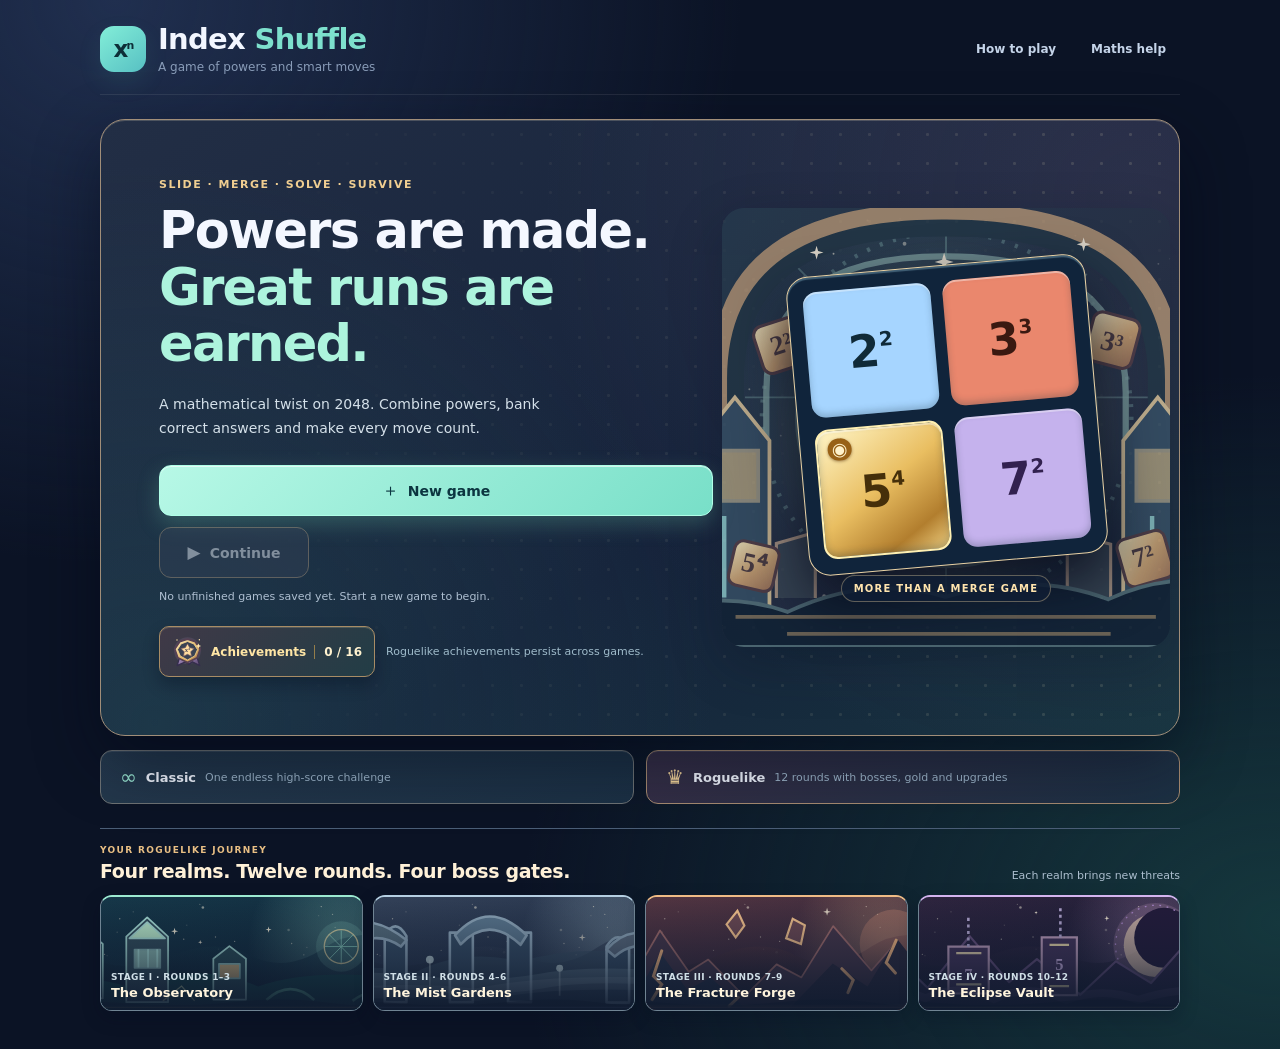
<file: index.html>
<!doctype html>
<html lang="en">
<head>
  <meta charset="utf-8">
  <meta name="viewport" content="width=device-width, initial-scale=1">
  <meta name="theme-color" content="#0c1428">
  <meta name="color-scheme" content="dark">
  <meta name="description" content="Play Index Shuffle: a mathematical twist on 2048. Merge powers, bank exact answers, defeat bosses and build clever upgrades across 12 Roguelike rounds.">
  <meta name="apple-mobile-web-app-title" content="Index Shuffle">
  <link rel="canonical" href="https://indices.mrwalkermaths.com/">
  <meta property="og:type" content="website">
  <meta property="og:site_name" content="Index Shuffle">
  <meta property="og:title" content="Index Shuffle — Make every move count">
  <meta property="og:description" content="Slide and merge powers, bank the maths, and take on twelve rounds of bosses and upgrades.">
  <meta property="og:url" content="https://indices.mrwalkermaths.com/">
  <meta name="twitter:card" content="summary">
  <title>Index Shuffle — Make every move count</title>
  <link rel="icon" href="assets/art/index-shuffle-icon.svg" type="image/svg+xml">
  <link rel="stylesheet" href="styles.css?v=round-intermission-v1">
</head>
<body>
  <main class="shell">
    <header class="top">
      <div class="brand" aria-label="Index Shuffle">
        <div class="brand-mark" aria-hidden="true">x<sup>n</sup></div>
        <div>
          <h1>Index <span>Shuffle</span></h1>
          <p class="brand-sub">A game of powers and smart moves</p>
        </div>
      </div>
      <nav class="header-actions" aria-label="Game options">
        <button type="button" class="quiet-btn" data-help="how" aria-haspopup="dialog">How to play</button>
        <button type="button" class="quiet-btn" data-help="maths" aria-haspopup="dialog">Maths help</button>
        <button type="button" id="headerTitle" class="outline" hidden>Return to title</button>
      </nav>
    </header>
    <p id="saveWarning" class="save-warning" role="alert" hidden></p>

    <section id="titleScreen" class="landing-screen title-screen" aria-labelledby="titleHeading">
      <div class="title-hero">
        <div class="title-intro">
          <p class="title-kicker">SLIDE · MERGE · SOLVE · SURVIVE</p>
          <h2 id="titleHeading">Powers are made.<span>Great runs are earned.</span></h2>
          <p class="title-description">A mathematical twist on 2048. Combine powers,
            bank correct answers and make every move count.</p>
          <div class="title-main-actions">
            <button type="button" id="titleNew" class="primary title-primary">
              <span aria-hidden="true">＋</span> New game
            </button>
            <button type="button" id="titleContinue" class="outline title-secondary" disabled>
              <span aria-hidden="true">▶</span> Continue
            </button>
          </div>
          <p id="titleContinueHint" class="title-save-hint">No unfinished games saved yet.</p>
          <div class="mode-utilities title-utilities" id="rogueAchievementsShortcut">
            <button type="button" id="achievementOpen" class="achievement-open">
              <img class="achievement-button-art" src="assets/art/achievement-trophy.svg"
                alt="" width="33" height="33" decoding="async">
              <span>Achievements</span>
              <strong id="achievementCount">0 / 16</strong>
            </button>
            <span>Roguelike achievements persist across games.</span>
          </div>
        </div>
        <div class="title-showcase" aria-hidden="true">
          <img class="title-numberworld-art" src="assets/art/title-numberworld.svg"
            alt="" width="960" height="700" decoding="async" fetchpriority="high">
          <div class="showcase-glow"></div>
          <div class="showcase-board">
            <div class="showcase-tile showcase-two">2<sup>2</sup></div>
            <div class="showcase-tile showcase-three">3<sup>3</sup></div>
            <div class="showcase-tile showcase-gold">5<sup>4</sup><small>◉</small></div>
            <div class="showcase-tile showcase-seven">7<sup>2</sup></div>
          </div>
          <p>MORE THAN A MERGE GAME</p>
        </div>
      </div>
      <div class="title-mode-teasers" aria-label="Two ways to play">
        <div><span aria-hidden="true">∞</span><strong>Classic</strong>
          <small>One endless high-score challenge</small></div>
        <div><span aria-hidden="true">♛</span><strong>Roguelike</strong>
          <small>12 rounds with bosses, gold and upgrades</small></div>
      </div>
      <section class="title-realm-journey" aria-labelledby="titleRealmHeading">
        <header>
          <div>
            <span class="title-realm-eyebrow">YOUR ROGUELIKE JOURNEY</span>
            <h3 id="titleRealmHeading">Four realms. Twelve rounds. Four boss gates.</h3>
          </div>
          <span class="title-realm-hint">Each realm brings new threats</span>
        </header>
        <div class="title-realm-grid">
          <div class="title-realm-card title-realm--1">
            <img src="assets/art/stage-observatory.svg" alt="" width="960" height="260" decoding="async" loading="lazy" fetchpriority="low">
            <div><span>STAGE I · ROUNDS 1–3</span><strong>The Observatory</strong></div>
          </div>
          <div class="title-realm-card title-realm--2">
            <img src="assets/art/stage-mist-gardens.svg" alt="" width="960" height="260" decoding="async" loading="lazy" fetchpriority="low">
            <div><span>STAGE II · ROUNDS 4–6</span><strong>The Mist Gardens</strong></div>
          </div>
          <div class="title-realm-card title-realm--3">
            <img src="assets/art/stage-fracture-forge.svg" alt="" width="960" height="260" decoding="async" loading="lazy" fetchpriority="low">
            <div><span>STAGE III · ROUNDS 7–9</span><strong>The Fracture Forge</strong></div>
          </div>
          <div class="title-realm-card title-realm--4">
            <img src="assets/art/stage-eclipse-vault.svg" alt="" width="960" height="260" decoding="async" loading="lazy" fetchpriority="low">
            <div><span>STAGE IV · ROUNDS 10–12</span><strong>The Eclipse Vault</strong></div>
          </div>
        </div>
      </section>
    </section>

    <section id="newGameScreen" class="landing-screen choice-screen" hidden
      aria-labelledby="newGameHeading">
      <button type="button" id="newGameBack" class="choice-back">← Back to title</button>
      <div class="choice-heading">
        <p class="title-kicker">YOUR NEXT CHALLENGE</p>
        <h2 id="newGameHeading">Choose a game mode</h2>
        <p>Both modes use the same power-merging and mathematical banking rules.
          Choose how you want to play.</p>
      </div>
      <nav class="mode-picker" aria-label="Choose a new game mode">
        <button type="button" id="modeClassic" class="mode-option">
          <span class="mode-symbol" aria-hidden="true">∞</span>
          <span class="mode-copy">
            <strong>Classic</strong>
            <small>One continuous game. Keep your moves alive and beat your personal best.</small>
            <em>No rounds or shop</em>
          </span>
          <span class="mode-check" aria-hidden="true">→</span>
        </button>
        <button type="button" id="modeRoguelite" class="mode-option">
          <span class="mode-symbol" aria-hidden="true">♛</span>
          <span class="mode-copy">
            <strong>Roguelike</strong>
            <small>Clear 12 rounds, face bosses, earn gold and build powerful item combinations.</small>
            <em>Rounds · Bosses · Upgrades</em>
          </span>
          <span class="mode-check" aria-hidden="true">→</span>
        </button>
      </nav>
      <p class="choice-save-note">Starting a new game replaces the save for
        that mode only. Your other game and Roguelike achievements are kept.</p>
    </section>

    <section id="continueScreen" class="landing-screen choice-screen" hidden
      aria-labelledby="continueHeading">
      <button type="button" id="continueBack" class="choice-back">← Back to title</button>
      <div class="choice-heading">
        <p class="title-kicker">PICK UP WHERE YOU LEFT OFF</p>
        <h2 id="continueHeading">Continue a game</h2>
        <p>Select an unfinished save. Your board, remaining moves,
          gold, upgrades and round progress will be restored.</p>
      </div>
      <div id="continueSlots" class="continue-slots" aria-label="Saved games"></div>
      <p class="choice-save-note">Completed and lost games cannot be continued.
        You can start a new game from the title instead.</p>
    </section>

    <section id="gameScreen" class="game-screen" hidden aria-label="Active game">
      <a class="skip-game-board" href="#board">Skip to the maths board</a>
      <div class="playing-head">
        <div>
          <p class="overline">CURRENT GAME</p>
          <strong id="currentModeName">Classic</strong>
        </div>
        <div class="playing-actions">
          <button type="button" id="gameTour" class="tour-reopen"
            aria-controls="coachPanel" aria-expanded="false">? Quick tour</button>
          <button type="button" id="gameAchievements" class="achievement-open" hidden>
            <img src="assets/art/achievement-trophy.svg" alt="" width="26" height="26"
              class="achievement-button-art"> Achievements
          </button>
        </div>
      </div>
      <section id="coachPanel" class="coach-panel" aria-label="Optional first-game guide" aria-live="polite" hidden>
        <div class="coach-copy">
          <span class="coach-kicker" id="coachProgress">1 OF 3 · QUICK TOUR</span>
          <h2 id="coachTitle">Slide to combine</h2>
          <p id="coachInstruction"></p>
          <small id="coachCue"></small>
        </div>
        <div class="coach-actions">
          <button type="button" id="coachNext" class="primary">Next tip</button>
          <button type="button" id="coachSkip" class="outline">Skip guide</button>
        </div>
      </section>
      <div id="stageScene" class="stage-scene" hidden aria-label="Current Roguelike stage">
        <img id="stageSceneImage" class="stage-scene-image" alt=""
          width="960" height="260" decoding="async">
        <div class="stage-scene-copy">
          <span id="stageSceneLabel">STAGE I · THE OBSERVATORY</span>
          <strong id="stageSceneTitle">The Observatory</strong>
          <small id="stageSceneSubtitle">A clear sky. A clean start.</small>
        </div>
        <span id="stageSceneRound" class="stage-scene-round">ROUND 1 / 12</span>
      </div>
      <section id="mobileStatus" class="mobile-status" aria-label="Quick game status">
        <div class="mobile-status-item mobile-status-moves">
          <span>Moves left</span><strong id="mobileMovesLeft">10</strong>
        </div>
        <div class="mobile-status-item">
          <span>Next slide</span><strong id="mobileSlideCost">−1 move</strong>
        </div>
        <div class="mobile-status-item" id="mobileRoundTarget">
          <span>Round target</span><strong id="mobileRoundScore">0 / 4</strong>
        </div>
      </section>
    <section class="play" aria-label="Index Shuffle game">
      <section class="game" aria-label="Game board">
        <div class="board-head">
          <div>
            <p class="overline">THE BOARD</p>
            <h2>Build powers. Bank wisely.</h2>
          </div>
        </div>
        <div id="status" class="game-feedback" role="status" aria-live="polite">
          Merge matching bases or bank a glowing power.
        </div>
        <div id="rewardToast" class="reward-toast" role="status" aria-live="polite"
          hidden></div>
        <div id="boardHazardStatus" class="board-hazard-status" hidden>
          <span class="board-hazard-icon" aria-hidden="true">◆</span>
          <span class="board-hazard-info">
            <strong id="boardHazardTitle">Square hazards</strong>
            <small id="boardHazardDetail">Hazards begin in Stage 2.</small>
          </span>
          <button type="button" id="boardHazardHelp" data-help="rules" aria-label="View the hazard guide"
            title="View the hazard guide">?</button>
        </div>
        <section id="enchantmentStatus" class="enchantment-status" hidden
          aria-label="Active enchanted squares" aria-live="polite">
          <span class="enchantment-status-label">✦ ENCHANTED SQUARES</span>
          <div id="enchantmentStatusItems" class="enchantment-status-items"></div>
        </section>
        <p id="hazardAlert" class="hazard-alert" hidden role="status"
          aria-live="polite"></p>
        <div id="achievementToast" class="achievement-toast" hidden role="status" aria-live="polite">
          <span aria-hidden="true">🏆</span>
          <span id="achievementToastText"></span>
          <button type="button" id="achievementToastView">View awards</button>
        </div>
        <div id="itemPrompt" class="item-prompt" hidden aria-live="polite">
          <span id="itemPromptText">Choose a tile for your item.</span>
          <button type="button" id="itemCancel" class="item-cancel">Cancel</button>
        </div>
        <div id="board" class="board" role="group" tabindex="-1"
          aria-label="Four by four board. Use arrow keys or WASD to slide; select a bankable power to answer."></div>
        <div class="controls-row">
          <span class="control-caption">Slide with arrow keys, WASD or swipe</span>
          <div class="controls" aria-label="Direction controls">
            <button type="button" data-dir="left" aria-label="Slide left">←</button>
            <button type="button" data-dir="up" aria-label="Slide up">↑</button>
            <button type="button" data-dir="down" aria-label="Slide down">↓</button>
            <button type="button" data-dir="right" aria-label="Slide right">→</button>
          </div>
        </div>
        <p id="frostlockStatus" class="frostlock-status" hidden
          role="status" aria-live="polite" aria-atomic="true">
          <span class="frostlock-snowflake" aria-hidden="true">❄</span>
          <span><strong id="frostlockDirection">LEFT ←</strong> is frozen.
            Use another direction. The ice shifts after a successful slide,
            correct bank or item use.</span>
        </p>
      </section>

      <section id="movesCard" class="hud" aria-label="Current game status">
        <div class="hud-heading">
          <span class="overline">YOUR RUN</span>
          <span id="stage" class="run-state">Playing</span>
        </div>
        <div id="rogueProgress" class="rogue-progress" hidden>
          <div class="rogue-progress-head">
            <p class="overline" id="rogueRound">Stage 1 · Round 1/12</p>
            <div class="coin-count" aria-label="Gold coins in wallet">
              <span aria-hidden="true">●</span> <strong id="rogueCoins" aria-live="polite">0</strong>
              <span class="coin-caption">coins</span>
            </div>
          </div>
          <div class="rogue-score-row"><span>Round target</span><strong id="rogueScore">0 / 4</strong></div>
          <progress id="roundScoreProgress" value="0" max="4" aria-label="Score towards round target"></progress>
          <p class="rogue-total">Run score: <strong id="rogueTotal">0</strong></p>
          <section id="bossRule" class="boss-rule" hidden aria-label="Active boss condition">
            <div class="boss-rule-body">
              <img id="bossPortrait" class="boss-rule-portrait" alt="" width="68" height="68" decoding="async" hidden>
              <div class="boss-rule-copy">
                <div class="boss-rule-heading"><span aria-hidden="true">☠</span>
                  <strong id="bossName">The Boss</strong><span class="boss-label">BOSS RULE</span></div>
                <p id="bossText">Special round condition</p>
              </div>
            </div>
          </section>
          <p id="rogueEffectStatus" class="rogue-effect-status" hidden></p>
        </div>
        <div class="budget-line">
          <div>
            <p class="budget-label">Moves left</p>
            <strong id="movesLeft" class="budget-value" aria-live="polite">10</strong>
            <span class="budget-max">/ 10</span>
          </div>
          <div class="cost-panel">
            <span>Next slide</span>
            <strong id="slideCost">−1 move</strong>
          </div>
        </div>
        <div class="bank-meter">
          <div class="meter-top">
            <span>Correct merged-power banks</span>
            <strong id="mergeProgress">0 / 2</strong>
          </div>
          <progress id="bonusMeter" value="0" max="2" aria-label="Correctly banked merged powers toward one extra move"></progress>
          <p class="meter-caption" id="mergeMeterCaption">Bank two merged powers correctly to earn +1 move.</p>
        </div>
        <div class="hud-score">
          <span>Score</span><strong id="score">0</strong>
        </div>
        <section id="rogueInventory" class="rogue-equipped" hidden aria-label="Roguelike equipped items">
          <div class="equip-heading"><strong>Your build</strong><span>2 slots of each type</span></div>
          <div class="equip-row"><span>Permanent</span><div id="roguePermanentSlots" class="equip-slots"></div></div>
          <div class="equip-row"><span>Single use</span><div id="rogueConsumableSlots" class="equip-slots"></div></div>
          <p>Tap a single-use item during a round to activate it. Permanent bonuses apply automatically.</p>
        </section>
        <div id="roundClearPanel" class="round-clear-panel" hidden>
          <section id="bossVictoryBanner" class="boss-victory-banner" hidden aria-label="Boss defeated">
            <img id="bossVictoryPortrait" alt="" width="86" height="86" decoding="async">
            <div class="boss-victory-copy">
              <span class="boss-victory-kicker"><span aria-hidden="true">✦</span> BOSS DEFEATED</span>
              <h3 id="bossVictoryName">Victory over the boss!</h3>
              <p id="bossVictoryLine"></p>
              <p id="bossVictoryTimer" class="boss-victory-timer"></p>
            </div>
          </section>
          <strong id="roundClearHeading">Round complete!</strong>
          <p id="roundClearMessage"></p>
          <div class="round-reward-breakdown" aria-label="Round gold earnings">
            <div><span>Gold powers banked</span><strong id="roundBankCoins">+0</strong></div>
            <div><span>Unused moves (up to 5)</span><strong id="roundSpareCoins">+0</strong></div>
            <div class="round-reward-total"><span>Total gold earned this round</span><strong id="roundRewardTotal">+0</strong></div>
          </div>
          <button type="button" id="nextRound" class="primary">Visit shop</button>
        </div>
        <div id="endActions" class="end-actions" hidden>
          <strong>Game finished</strong>
          <p>Your final score is ready. Start again or return to the title.</p>
          <p id="rogueEndSummary" hidden></p>
          <div class="end-action-buttons">
            <button type="button" id="viewResults" class="outline">View final score</button>
            <button type="button" id="returnTitleFromEnd" class="primary">Return to title</button>
          </div>
        </div>
      </section>

      <aside class="secondary" aria-label="Optional game details">
        <details id="runDetails" class="details-card">
          <summary>
            <span class="summary-icon" aria-hidden="true">◫</span>
            <span class="summary-copy"><strong>Run details</strong>
              <small>Progress, blockers and personal best</small></span>
            <span class="chevron" aria-hidden="true">⌄</span>
          </summary>
          <div class="detail-body">
            <div class="detail-grid">
              <div><span>Personal best</span><strong id="best">0</strong></div>
              <div><span>Powers banked</span><strong id="count">0</strong></div>
              <div><span>Slides made</span><strong id="moves">0</strong></div>
              <div><span>Active blockers</span><strong id="blockerCount">0 / 2</strong></div>
              <div id="hazardSummary" hidden><span>Square hazards</span><strong id="hazardCount">0 / 2</strong></div>
            </div>
            <div class="detail-divider"></div>
            <p class="detail-label">Bases in play</p>
            <div id="activeBases" class="base-chips" aria-label="Unlocked bases"></div>
            <p id="nextBase" class="detail-hint"></p>
            <p id="blockerNext" class="detail-hint"></p>
            <p id="hazardNext" class="detail-hint"></p>
          </div>
        </details>

        <details id="collectionDetails" class="details-card">
          <summary>
            <span class="summary-icon" aria-hidden="true">◇</span>
            <span class="summary-copy"><strong>Power collection</strong>
              <small id="collectionCount">0 found</small></span>
            <span class="chevron" aria-hidden="true">⌄</span>
          </summary>
          <div class="detail-body">
            <div id="collection" class="collection" aria-live="polite"></div>
            <p class="detail-hint">✓ Banked · ◇ Discovered</p>
          </div>
        </details>
        <details id="activityDetails" class="details-card activity-details">
          <summary>
            <span class="summary-icon" aria-hidden="true">✧</span>
            <span class="summary-copy"><strong>Recent events</strong>
              <small>Important banks, hazards and upgrades</small></span>
            <span class="chevron" aria-hidden="true">⌄</span>
          </summary>
          <div class="detail-body">
            <ol id="activityList" class="activity-list" aria-label="Recent game events"></ol>
            <p id="activityEmpty" class="detail-hint">Your important moments will appear here.</p>
          </div>
        </details>
      </aside>
    </section>
    </section><!-- /gameScreen -->
  </main>

  <dialog id="helpDialog" class="help-dialog" aria-labelledby="helpTitle">
    <div class="help-header">
      <div>
        <p class="overline">REFERENCE</p>
        <h2 id="helpTitle">How to play</h2>
      </div>
      <button type="button" id="helpClose" class="dialog-close" aria-label="Close help">×</button>
    </div>

    <section id="helpHow" class="help-content">
      <div class="help-block">
        <h3>1. Slide and combine</h3>
        <p>Use the arrow keys, WASD, touch swipe or direction buttons.
           Powers with the <strong>same base</strong> merge by adding their exponents.
           A swipe that changes nothing does not cost a move.</p>
        <div class="math-example">3² × 3³ = 3⁵</div>
      </div>
      <div class="help-block">
        <h3>2. Bank a power</h3>
        <p>Select a glowing <b>✦</b> tile and calculate its exact value in <span id="helpBankSeconds">60</span> seconds.
           Every power can normally be banked only once per base–exponent
           combination each round, <strong>including golden powers</strong>.
           The rare Echo Seal allows one exception on its marked square.
           In Roguelike,
           gold allows banking exponent 1 directly, provided that exact power
           has not already been banked. Banking earns points
           and leaves a non-golden smaller tile behind. A wrong answer, timeout
           or cancelled question locks the tile until another successful slide;
           cancelling never resets the answer timer for free.</p>
      </div>
      <div class="help-block">
        <h3>3. Protect your moves</h3>
        <p>You start with <strong>10 moves</strong>. Each successful slide costs
           1 move plus 1 for every active blocker. Bank two powers that were
           actually created by merging to earn back 1 move, up to 10. At zero
           moves the run ends.</p>
      </div>
      <div class="help-block">
        <h3>4. Break blockers</h3>
        <p>Yellow <b>!</b> squares warn where a fixed blocker will arrive on
           the next slide. A blocker cannot move or merge. Correctly bank a
           <b>⚡</b> merged power directly beside a blocker to damage it.
           Different blocker tiers take different numbers of successful banks.</p>
      </div>
      <div class="help-block" id="helpRogueBlock" hidden>
        <h3>Roguelike: earn points and coins</h3>
        <p>Each correctly banked power scores points equal to its exponent:
          7² scores 2 points. Reach your round target before running out of moves.
          Clear twelve rounds to win the run.</p>
        <p>Golden tiles have a full metallic appearance and a <b>◉</b> coin mark.
          You can bank any golden tile by calculating its value correctly:
          <b>3¹ = 3</b> is a valid bank and earns <b>1 coin</b>.
          Or merge it first for a bigger payout: 2 coins for most merged golden
          powers, 3 for exponent 4 or higher, or 4 for double gold.
          Gold survives slides and merges; banking consumes the gold.
          A golden copy of an already-banked power cannot be banked again
          until the next round. Merge it into a different exponent first.</p>
        <p>When you clear a round you also earn 1 coin per unused move
          (up to 5 bonus coins). Your coins carry forward to a shop after each
          cleared round. The shop has two single-use offers and two permanent
          offers, with two inventory slots for each type. Purchased items are
          saved and their effects are active. Tap a single-use item during a round,
          then choose the highlighted square(s), or cancel without consuming it.
          Rare Runestones create positive effects on a selected board square,
          lasting only this round. At most two may be active at once. The
          <strong>Gilded Foundry</strong> creates gold on a merge or correct bank;
          <strong>Power Prism</strong> boosts points up to a total ×4 multiplier;
          <strong>Echo Seal</strong> permits one correct repeat bank;
          <strong>Twin Mint</strong> turns one merged power double gold;
          <strong>Time Sanctuary</strong> grants 10 extra seconds on opening
          a question (up to 60 seconds); and <strong>Shatter Crest</strong>
          adds one blocker hit when a genuinely merged power is correctly
          banked beside a blocker. The first two, Sanctuary and Shatter have
          two charges; Echo and Twin Mint have one. Incorrect answers
          never award points, coins or blocker damage.
          Permanent bonuses apply automatically. Each defeated boss reduces
          your banking-answer time by 10 seconds for subsequent rounds:
          60, then 50, then 40, then 30 seconds per question.
          When you reach a round target, a Round complete pop-in shows
          your score, gold earned and progress towards the next boss.
          You may visit the shop or skip it and continue directly, keeping
          your coins and existing upgrades. Skipped shops cannot be revisited.
          Every third round brings a
          different boss rule, revealed before the encounter. Correctly bank
          powers to counter boss obstacles and survive the round. Against
          <strong>The Frostlock</strong>, one direction is frozen at a time:
          its on-screen arrow is disabled and that keyboard direction or swipe
          cannot move. Frozen attempts cost no moves; the ice switches after
          each successful slide, correct bank or item use.</p>
        <p>From Stage 2 onward, up to two marked board squares may carry
          hazards. Cloudy hides a tile and prevents banking while it is
          covered; Void lowers an incoming exponent; Null blocks merging;
          Cracked becomes Null after a merge; and Greedy strips gold along
          a tile's path. A hazard warning appears one successful slide
          before a hazard activates. Buy a one-use <strong>Hazard Eraser</strong>
          in the shop to remove any active hazard without using a move,
          including a Cloudy square hiding a tile. If the board has no
          legal banking or sliding action but you still have moves,
          a held rescue tool (such as Hazard Eraser, Block Breaker,
          Clear Space, Second Chance or Echo Seal) may save the run.
          If Moves Left reaches zero, the game ends immediately.</p>
        <p><strong>Permanent hazard defences</strong> appear in shops before
          the relevant hazards are unlocked. Some reduce hazard warnings or
          make a particular type less likely; Hazard Tamer changes incoming
          Null to Cracked and Cracked to Void. Others shorten Cloudy,
          prevent Void reducing a square to exponent 1, or protect gold
          passing through Greedy. Each defence is partial: hazards still
          matter. They occupy the same two permanent slots as scoring
          bonuses, so choose which advantages matter most.</p>
        <section class="hazard-field-guide" aria-labelledby="hazardGuideTitle">
          <div class="hazard-guide-header">
            <div>
              <h4 id="hazardGuideTitle">Square hazards</h4>
              <p>Hazards start in Stage 2 (round 4). A marked square warns
                one successful slide before a hazard appears. Their effects
                become stronger and more varied in later stages.</p>
            </div>
            <span class="hazard-guide-status">ACTIVE</span>
          </div>
          <div class="hazard-preview-grid">
            <div class="hazard-preview-card">
              <span class="hazard-example hazard-cloudy" aria-hidden="true"><b>☁</b><i>?</i><small>3</small></span>
              <div><strong>Cloudy</strong><p>Hides any numbered tile or gold beneath it. Fades after 3 slides.</p></div>
            </div>
            <div class="hazard-preview-card">
              <span class="hazard-example hazard-void" aria-hidden="true"><b>↓</b><small>−1</small></span>
              <div><strong>Void</strong><p>Reduces an index by one when landed on, then disappears.</p></div>
            </div>
            <div class="hazard-preview-card">
              <span class="hazard-example hazard-null" aria-hidden="true"><b>⊘</b><small>×</small></span>
              <div><strong>Null</strong><p>Prevents a merge from ending on that square.</p></div>
            </div>
            <div class="hazard-preview-card">
              <span class="hazard-example hazard-cracked" aria-hidden="true"><b>✧</b><small>↯</small></span>
              <div><strong>Cracked</strong><p>Turns into Null after a merge on its square.</p></div>
            </div>
            <div class="hazard-preview-card">
              <span class="hazard-example hazard-greedy" aria-hidden="true"><b>⇣</b><small>−◉</small></span>
              <div><strong>Greedy</strong><p>Removes the gold from a tile passing through it.</p></div>
            </div>
          </div>
        </section>
      </div>
      <div class="symbol-guide" aria-label="Board symbol legend">
        <span><b>✦</b> Bankable</span><span><b>⚡</b> Damages blocker if banked</span>
        <span><b>⌛</b> Banking cooldown</span><span><b>!</b> Incoming blocker</span>
        <span><b>▦</b> Fixed blocker</span>
        <span><b>◉</b> Golden tile: bank once per base–exponent combination</span>
        <span><b>✓</b> Golden power already banked this round</span>
        <span><b>✧</b> Roguelike square hazards</span>
        <span><b>◉ / ×2 / ↺ / +10 / ⚒</b> Enchanted squares</span>
        <span><b>!</b> Hazard incoming next slide (with hazard name)</span>
      </div>
    </section>

    <section id="helpMaths" class="help-content" hidden>
      <div class="help-block">
        <p class="overline">INDEX LAW</p>
        <div class="math-example">a<sup>m</sup> × a<sup>n</sup> = a<sup>m+n</sup></div>
        <h3>Keep the base. Add the exponents.</h3>
        <p>This rule applies when <strong>the bases are identical</strong>.
           For example, 2² multiplied by 2³ gives 2⁵, not 2⁶.</p>
      </div>
      <div class="help-block">
        <h3>Evaluate a power to bank it</h3>
        <p>The exponent tells you how many copies of the base to multiply.</p>
        <div class="math-example">3⁴ = 3 × 3 × 3 × 3 = 81</div>
        <p>Banking asks for the <strong>number value</strong>, not another
           power expression. A golden 3¹ is simply 3. You have <span id="mathsBankSeconds">60</span> seconds
           for each answer.</p>
      </div>
      <div class="help-block">
        <h3>Watch out for this mistake</h3>
        <p>Multiplying two powers is <strong>not</strong> the same as adding
           their numerical values. The exponent rule gives:</p>
        <div class="math-example">2² × 2³ = 2⁵ = 32</div>
      </div>
    </section>
  </dialog>

  <dialog id="achievementsDialog" class="achievements-dialog" aria-labelledby="achievementsTitle">
    <div class="achievements-inner">
      <header class="achievements-head">
        <div class="achievement-cabinet-heading">
          <img src="assets/art/achievement-trophy.svg" alt="" width="84" height="84"
            class="achievement-cabinet-art" decoding="async">
          <div>
            <p class="overline">THE NUMBERWORLD CABINET</p>
            <h2 id="achievementsTitle">Your achievements</h2>
            <p id="achievementsSubtitle">Earn awards by playing, banking and overcoming bosses.</p>
          </div>
        </div>
        <button type="button" id="achievementsClose" class="dialog-close" aria-label="Close achievements">×</button>
      </header>
      <div class="achievements-progress">
        <div><strong id="achievementsProgressText">0 of 16 unlocked</strong>
          <small>Collected across all Roguelike runs</small></div>
        <progress id="achievementsProgressBar" value="0" max="16"
          aria-label="Achievements unlocked"></progress>
      </div>
      <div id="achievementsGrid" class="achievements-grid" aria-label="All achievements"></div>
    </div>
  </dialog>

  <dialog id="bossIntroDialog" class="boss-intro-dialog" aria-labelledby="bossIntroName"
    aria-describedby="bossIntroRule">
    <div class="boss-intro-shell">
      <div class="boss-intro-topline">
        <span class="boss-intro-kicker">☠ &nbsp; BOSS ENCOUNTER</span>
        <button type="button" class="boss-intro-skip" id="bossIntroSkip">Skip intro</button>
      </div>
      <div class="boss-intro-layout">
        <div class="boss-intro-art">
          <img id="bossIntroPortrait" alt="" width="480" height="480" decoding="async">
          <span class="boss-intro-seal" aria-hidden="true">✦</span>
        </div>
        <div class="boss-intro-story">
          <span id="bossIntroRound" class="boss-intro-round">STAGE 1 · ROUND 3 OF 12</span>
          <h2 id="bossIntroName">The Blockade</h2>
          <p id="bossIntroQuote" class="boss-intro-quote">A formidable opponent awaits.</p>
          <div class="boss-intro-rule">
            <strong>YOUR CHALLENGE</strong>
            <p id="bossIntroRule">The rule for this boss encounter.</p>
          </div>
          <p id="bossIntroTarget" class="boss-intro-target">Round target: 0 points</p>
          <button type="button" id="bossIntroStart" class="primary boss-intro-start" autofocus>
            Begin boss round
          </button>
        </div>
      </div>
    </div>
  </dialog>

  <dialog id="resultsDialog" class="results-dialog" aria-labelledby="resultsTitle"
    aria-describedby="resultsSubtitle">
    <div class="results-inner">
      <div class="results-topline">
        <span class="results-kicker" id="resultsKicker">GAME OVER</span>
        <button type="button" class="dialog-close" id="resultsClose"
          aria-label="Close final score">×</button>
      </div>
      <h2 id="resultsTitle">Your final score</h2>
      <p id="resultsSubtitle">How far did you get?</p>
      <section class="results-ending" aria-label="How the game ended">
        <strong id="resultsEndingTitle">Run completed</strong>
        <p id="resultsEndingDetail"></p>
      </section>
      <section id="resultsBossVictory" class="results-boss-victory" hidden
        aria-label="Final boss defeated">
        <img id="resultsBossPortrait" alt="" width="88" height="88" decoding="async">
        <div class="results-boss-copy">
          <span class="results-boss-kicker">✦ FINAL BOSS DEFEATED</span>
          <strong id="resultsBossName">The boss is defeated!</strong>
          <p id="resultsBossLine"></p>
        </div>
      </section>
      <section class="results-score-hero" aria-label="Final score">
        <span id="resultsScoreLabel">FINAL SCORE</span>
        <strong id="resultsFinalScore">0</strong>
        <p id="resultsBestScore">Personal best: 0</p>
      </section>
      <p id="resultsHighlight" class="results-highlight"></p>
      <div id="resultsStats" class="results-stats" aria-label="Game statistics"></div>
      <details class="results-share">
        <summary>Share your run</summary>
        <label for="resultsShareText">Copyable score summary</label>
        <textarea id="resultsShareText" rows="8" readonly></textarea>
        <button type="button" id="resultsCopy" class="outline">Copy results</button>
        <p id="resultsCopyStatus" role="status" aria-live="polite"></p>
      </details>
      <section id="resultsAwardsSection" class="results-awards" hidden>
        <div class="results-awards-heading">
          <h3>Achievements earned this run</h3>
          <button type="button" id="resultsAllAchievements" class="results-awards-link">
            View all achievements
          </button>
        </div>
        <div id="resultsAwardsList" class="results-awards-list"></div>
      </section>
      <footer class="results-actions">
        <button type="button" class="primary" id="resultsPlayAgain">Play again</button>
        <button type="button" class="outline" id="resultsBack">Return to title</button>
      </footer>
    </div>
  </dialog>

  <dialog id="roundCompleteDialog" class="round-complete-dialog"
    aria-labelledby="roundCompleteTitle" aria-describedby="roundCompleteDescription">
    <div class="round-complete-shell">
      <header class="round-complete-topline">
        <span class="round-complete-eyebrow">✦ &nbsp; THE NUMBERWORLD · ROUND CLEARED</span>
        <span id="roundCompleteRound" class="round-complete-round">ROUND 1 / 12</span>
      </header>

      <div class="round-complete-hero">
        <div>
          <p class="round-complete-kicker">TARGET REACHED</p>
          <h2 id="roundCompleteTitle">Round complete!</h2>
          <p id="roundCompleteDescription">A new victory on your journey through the Numberworld.</p>
        </div>
        <div class="round-complete-seal" aria-hidden="true"><span>✦</span></div>
      </div>
      <div id="roundCompleteBossVictory" class="round-complete-boss-victory" hidden>
        <img id="roundCompleteBossPortrait" alt="" width="68" height="68" decoding="async">
        <div><span>BOSS DEFEATED</span><strong id="roundCompleteDefeatedName">Challenge completed</strong></div>
      </div>

      <div class="round-complete-scoreboard" aria-label="This round's rewards">
        <div class="round-complete-stat">
          <span>ROUND SCORE</span><strong id="roundCompleteScore">0</strong>
          <small id="roundCompleteTarget">Target 0 points</small>
        </div>
        <div class="round-complete-stat round-complete-stat--gold">
          <span>GOLD EARNED</span><strong id="roundCompleteGold">+0</strong>
          <small>From banks and unused moves</small>
        </div>
        <div class="round-complete-stat">
          <span>YOUR WALLET</span><strong id="roundCompleteWallet">0</strong>
          <small>Coins carried forward</small>
        </div>
      </div>
      <div class="round-complete-breakdown">
        <div><span>Golden powers and bank bonuses</span><strong id="roundCompleteBankCoins">+0</strong></div>
        <div><span id="roundCompleteUnusedLabel">Unused moves</span>
          <strong id="roundCompleteMoveCoins">+0</strong></div>
        <div class="round-complete-breakdown-total">
          <span>Total gold awarded</span><strong id="roundCompleteGoldTotal">+0</strong>
        </div>
      </div>

      <section class="round-complete-boss-track" aria-labelledby="roundCompleteBossLabel">
        <div class="round-complete-boss-heading">
          <div>
            <span class="round-complete-boss-kicker">THE ROAD AHEAD</span>
            <h3 id="roundCompleteBossLabel">Next boss: Round 3</h3>
            <p id="roundCompleteBossDetail">Two more rounds before your next challenge.</p>
          </div>
          <span id="roundCompleteBossCount" class="round-complete-boss-count">1 / 3</span>
        </div>
        <progress id="roundCompleteBossProgress" value="1" max="3"
          aria-label="Rounds completed toward the next boss"></progress>
        <ol id="roundCompleteBossSteps" class="round-complete-boss-steps"
          aria-label="Progress toward the next boss"></ol>
      </section>

      <div class="round-complete-actions">
        <button type="button" id="roundCompleteShop" class="primary round-complete-shop">
          <span aria-hidden="true">◉</span> Visit shop
        </button>
        <button type="button" id="roundCompleteContinue" class="outline round-complete-continue">
          Continue to round 2
        </button>
      </div>
      <p class="round-complete-footnote">Continue skips this shop visit. Your gold and existing items carry forward, but you cannot return to this shop.</p>
      <button type="button" id="roundCompleteReturn" class="round-complete-return">
        Save and return to title
      </button>
    </div>
  </dialog>

  <dialog id="shopDialog" class="shop-dialog" aria-labelledby="shopTitle" aria-describedby="shopExplanation">
    <div class="shop-dialog-inner">
      <header class="shop-head">
        <div>
          <p class="overline">AN INTERMISSION IN THE NUMBERWORLD</p>
          <h2 id="shopTitle">The Index Shop</h2>
          <p id="shopRound" class="shop-round">Preparing for round 2 of 12</p>
        </div>
        <div class="shop-wallet" aria-label="Current coin balance">
          <span class="shop-wallet-symbol" aria-hidden="true">●</span>
          <strong id="shopCoins">0</strong><small>coins</small>
        </div>
      </header>
      <div id="shopMerchant" class="shop-merchant-strip">
        <img src="assets/art/index-merchant.svg"
          alt="A cheerful clockwork owl merchant in a purple hat with an abacus and golden number tokens."
          width="98" height="98" decoding="async" loading="lazy">
        <div class="shop-merchant-copy">
          <p class="shop-merchant-kicker">A CURIOUS LITTLE CORNER OF THE NUMBERWORLD</p>
          <strong>Curios for clever minds</strong>
          <p id="shopMerchantMessage" class="shop-merchant-message">A little preparation beats a lot of panic.</p>
        </div>
        <div class="shop-merchant-trinkets" aria-hidden="true">
          <span>2²</span><span>3³</span><span>5⁴</span>
        </div>
      </div>
      <p id="shopExplanation" class="shop-explanation">
        <strong>Permanent bonuses apply automatically.</strong>
        Use single-use items during rounds. You can leave without buying.
      </p>
      <p id="shopRunestoneStatus" class="shop-runestone-status" role="status"
        aria-live="polite"></p>
      <details class="shop-guide">
        <summary>Buying, replacing &amp; selling</summary>
        <p>You have two permanent and two single-use inventory slots.
          When both slots of a type are full, buying offers a choice of what to replace.
          Selling a permanent returns half the amount you paid, rounded down.
          Discarded single-use items give no refund. Rerolls cost coins and get
          more expensive each time you reroll during this shop visit.</p>
      </details>
      <details id="shopRunestoneGuide" class="shop-runestone-guide">
        <summary>✦ Runestone field guide — effects, charges &amp; unlocks</summary>
        <p>Rare one-use items enchant a chosen board square for the current
          round. They do not score anything when placed. Position matters:
          most effects trigger only on a merge or correct bank there.
          Each shop visit reveals at most one rare Runestone, even with rerolls.
          At most two enchanted squares can be active on the board.</p>
        <div id="shopRunestoneGallery" class="shop-runestone-gallery"></div>
      </details>
      <section id="shopBossPreview" class="shop-boss-preview" hidden
        aria-label="Next round boss preview">
        <div class="shop-boss-layout">
          <img id="shopBossPortrait" class="shop-boss-portrait" alt="" width="112" height="112" decoding="async" hidden>
          <div class="shop-boss-copy">
            <p class="shop-boss-kicker"><span aria-hidden="true">☠</span> NEXT ROUND: BOSS ENCOUNTER</p>
            <h3 id="shopBossName">Upcoming boss</h3>
            <p id="shopBossRule"></p>
            <p id="shopBossTarget" class="shop-boss-target"></p>
          </div>
        </div>
      </section>
      <p id="shopNotice" class="shop-notice" role="status" aria-live="polite"></p>
      <div class="shop-section-heading">
        <h3>Available offers</h3><span>Choose a relic or tool for your build</span>
      </div>
      <div id="shopOffers" class="shop-offers" aria-label="Available shop items"></div>
      <div class="shop-section-heading">
        <h3>Your inventory</h3><span>2 permanent · 2 single-use slots</span>
      </div>
      <div id="shopInventory" class="shop-inventory" aria-label="Equipped items and slot management"></div>
      <footer class="shop-actions">
        <button type="button" id="shopReroll" class="outline">Reroll offers · 1 coin</button>
        <button type="button" id="shopReturnTitle" class="outline">Return to title</button>
        <button type="button" id="shopContinue" class="primary">Start next round</button>
      </footer>
    </div>
  </dialog>

  <dialog id="modal" class="overlay" aria-labelledby="promptTitle"
    aria-describedby="promptHelp">
    <div class="dialog">
      <button type="button" class="close" id="close" aria-label="Close banking question">×</button>
      <p class="overline">BANK THIS POWER</p>
      <h2 id="promptTitle"></h2>
      <p id="promptHelp">You have 60 seconds to enter the exact value.</p>
      <p id="bankRuneBonus" class="bank-rune-bonus" hidden></p>
      <div id="clock" class="clock">
        <div class="between"><span>Time remaining</span>
          <strong id="timeLeft" role="timer">1:00</strong></div>
        <div class="timer-track" aria-hidden="true"><div id="timeProgress"></div></div>
      </div>
      <form id="bankForm">
        <label for="answer">Exact value</label>
        <input id="answer" type="text" inputmode="numeric" autocomplete="off"
               aria-describedby="promptHelp" placeholder="Your answer" required>
        <p id="feedback" aria-live="polite"></p>
        <button class="primary" type="submit">Bank power</button>
      </form>
      <details class="bank-hint">
        <summary>Need a maths reminder?</summary>
        <p>For a power such as 3⁴, multiply the base four times:
           3 × 3 × 3 × 3. For a golden 3¹, enter 3.
           Only the exact final value can be banked.</p>
      </details>
      <button type="button" id="cancel" class="textbtn">Cancel question (locks tile until next slide)</button>
    </div>
  </dialog>
  <script type="module" src="app.mjs?v=round-intermission-v1"></script>
</body>
</html>
</file>
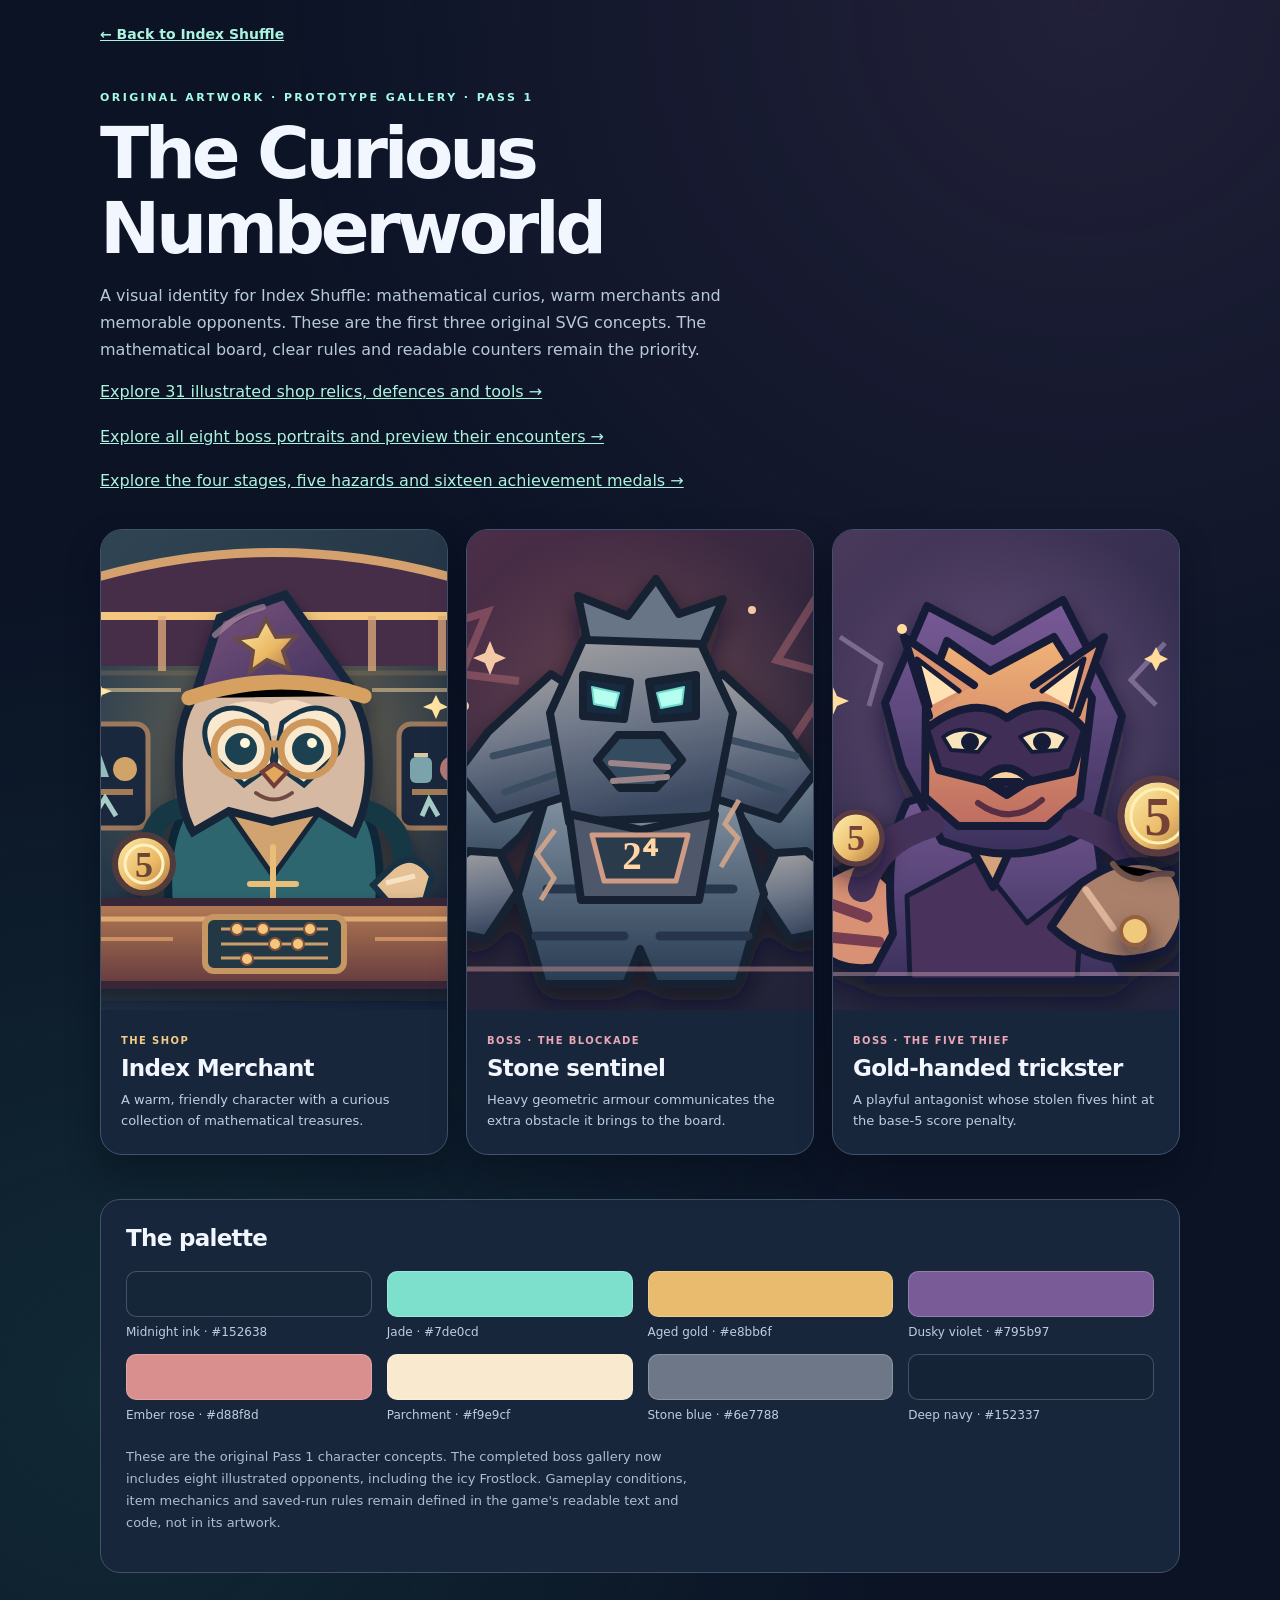
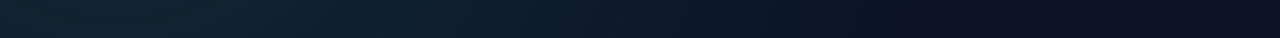
<file: art-preview.html>
<!doctype html>
<html lang="en">
<head>
  <meta charset="utf-8">
  <meta name="viewport" content="width=device-width, initial-scale=1">
  <meta name="theme-color" content="#152337">
  <title>Art direction · Index Shuffle</title>
  <style>
    :root { color-scheme: dark; font-family: Inter, ui-sans-serif, system-ui, sans-serif;
      background: #0b1325; color: #f2f6ff; }
    * { box-sizing: border-box; }
    body { margin: 0; min-height: 100vh;
      background: radial-gradient(circle at 85% 0%, #42345666, transparent 43%),
      radial-gradient(circle at 9% 85%, #194a4b66, transparent 45%), #0b1325; }
    main { width: min(1080px, calc(100% - 32px)); margin: 0 auto; padding: 24px 0 65px; }
    a { color: #acf3df; }
    a:focus-visible { outline: 3px solid #ffce80; outline-offset: 5px; border-radius: 5px; }
    .back { display: inline-block; margin-bottom: 38px; font-size: 14px; font-weight: 750; }
    .eyebrow { color: #a4fae5; text-transform: uppercase; font-size: 11px; letter-spacing: .22em; font-weight: 900; }
    h1 { font-size: clamp(38px, 7vw, 72px); max-width: 15ch; margin: 12px 0 16px; letter-spacing: -.06em; line-height: 1.04; }
    .lede { color: #b8cada; max-width: 67ch; line-height: 1.7; margin-bottom: 35px; }
    .gallery { display: grid; grid-template-columns: repeat(3, minmax(0,1fr)); gap: 18px; }
    .portrait { overflow: hidden; border: 1px solid #41526d; border-radius: 22px; background: #18263c;
      box-shadow: 0 17px 33px #04091666; }
    .portrait img { display: block; width: 100%; aspect-ratio: 1; object-fit: cover; }
    .portrait section { padding: 19px 20px 22px; }
    .portrait .type { font-size: 10px; letter-spacing: .14em; font-weight: 900; color: #f2ca85; }
    .portrait.boss .type { color: #e9a7b4; }
    h2 { margin: 7px 0 8px; letter-spacing: -.03em; font-size: 23px; }
    .portrait p { margin: 0; color: #bfcede; line-height: 1.65; font-size: 13px; }
    .tokens { margin-top: 44px; padding: 25px; border: 1px solid #41526d;
      border-radius: 20px; background: #17263b; }
    .tokens h2 { margin: 0 0 20px; }
    .swatches { display: grid; grid-template-columns: repeat(4, 1fr); gap: 15px; }
    .swatch { font-size: 12px; color: #bfcede; display: flex; flex-direction: column; gap: 8px; }
    .swatch i { display: block; height: 46px; border-radius: 10px; border: 1px solid #ffffff35; }
    .note { margin-top: 24px; color: #aebed0; font-size: 13px; line-height: 1.7; max-width: 70ch; }
    @media(max-width: 760px) { .gallery { grid-template-columns: 1fr; }
      .portrait { display: grid; grid-template-columns: minmax(0, 44%) 1fr; align-items: center; }
      .portrait section { padding: 16px; } .swatches { grid-template-columns: repeat(2, 1fr); } }
    @media(max-width: 470px) { .portrait { display: block; } }
  </style>
</head>
<body>
  <main>
    <a class="back" href="./">← Back to Index Shuffle</a>
    <header>
      <p class="eyebrow">Original artwork · Prototype gallery · Pass 1</p>
      <h1>The Curious Numberworld</h1>
      <p class="lede">A visual identity for Index Shuffle: mathematical curios, warm merchants and
        memorable opponents. These are the first three original SVG concepts. The mathematical
        board, clear rules and readable counters remain the priority.</p>
      <p class="lede" style="margin-top:-20px"><a href="item-gallery.html">
        Explore 31 illustrated shop relics, defences and tools →</a></p>
      <p class="lede" style="margin-top:-18px"><a href="boss-gallery.html">
        Explore all eight boss portraits and preview their encounters →</a></p>
      <p class="lede" style="margin-top:-18px"><a href="world-gallery.html">
        Explore the four stages, five hazards and sixteen achievement medals →</a></p>
    </header>
    <div class="gallery">
      <article class="portrait">
        <img src="assets/art/index-merchant.svg" alt="Clockwork owl merchant with purple hat, glowing coins and an abacus." width="480" height="480">
        <section><span class="type">THE SHOP</span><h2>Index Merchant</h2>
          <p>A warm, friendly character with a curious collection of mathematical treasures.</p></section>
      </article>
      <article class="portrait boss">
        <img src="assets/art/boss-blockade.svg" alt="A monumental stone guardian made of numbered blocks." width="480" height="480">
        <section><span class="type">BOSS · THE BLOCKADE</span><h2>Stone sentinel</h2>
          <p>Heavy geometric armour communicates the extra obstacle it brings to the board.</p></section>
      </article>
      <article class="portrait boss">
        <img src="assets/art/boss-five-thief.svg" alt="Masked fox-like thief with golden fives." width="480" height="480">
        <section><span class="type">BOSS · THE FIVE THIEF</span><h2>Gold-handed trickster</h2>
          <p>A playful antagonist whose stolen fives hint at the base-5 score penalty.</p></section>
      </article>
    </div>
    <section class="tokens" aria-labelledby="palette">
      <h2 id="palette">The palette</h2>
      <div class="swatches">
        <div class="swatch"><i style="background:#152638"></i>Midnight ink · #152638</div>
        <div class="swatch"><i style="background:#7de0cd"></i>Jade · #7de0cd</div>
        <div class="swatch"><i style="background:#e8bb6f"></i>Aged gold · #e8bb6f</div>
        <div class="swatch"><i style="background:#795b97"></i>Dusky violet · #795b97</div>
        <div class="swatch"><i style="background:#d88f8d"></i>Ember rose · #d88f8d</div>
        <div class="swatch"><i style="background:#f9e9cf"></i>Parchment · #f9e9cf</div>
        <div class="swatch"><i style="background:#6e7788"></i>Stone blue · #6e7788</div>
        <div class="swatch"><i style="background:#152337"></i>Deep navy · #152337</div>
      </div>
      <p class="note">These are the original Pass 1 character concepts. The completed
        boss gallery now includes eight illustrated opponents, including the icy Frostlock.
        Gameplay conditions, item mechanics and saved-run rules remain defined in the
        game's readable text and code, not in its artwork.</p>
    </section>
  </main>
</body>
</html>
</file>
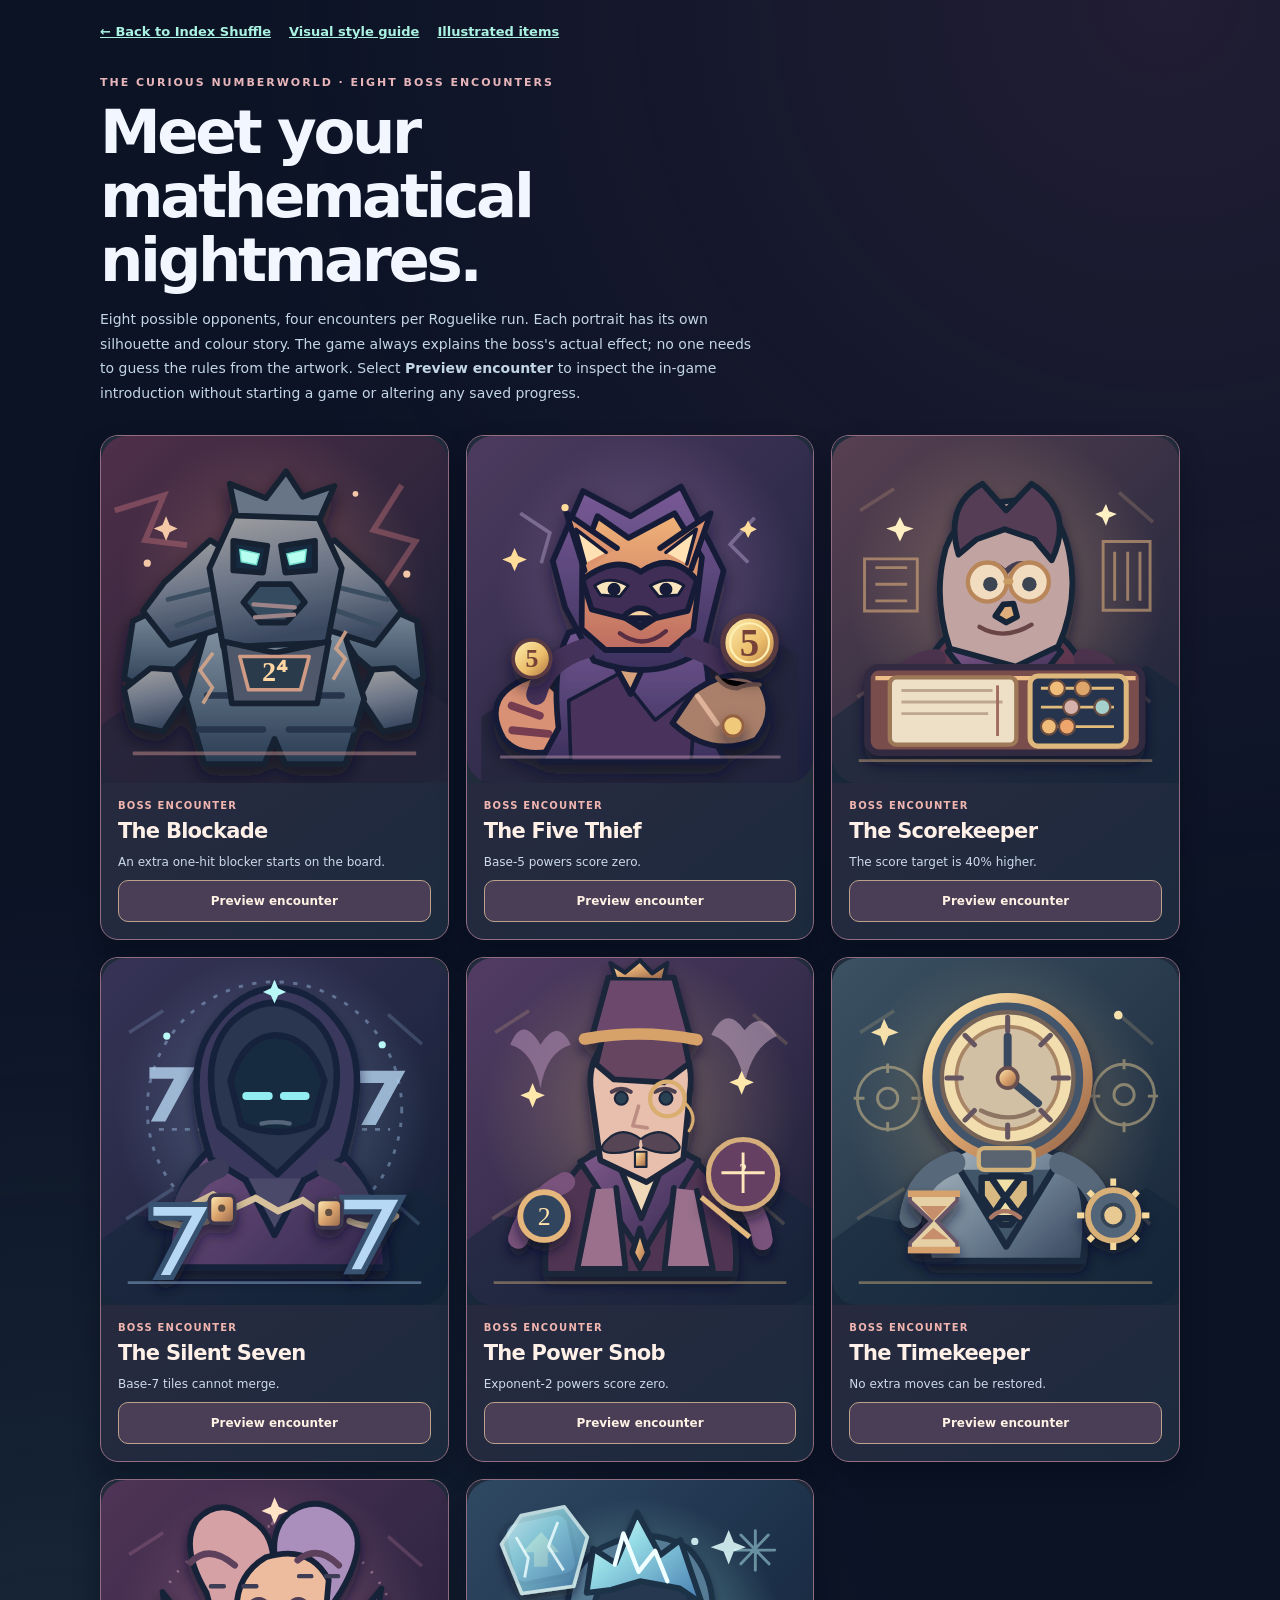
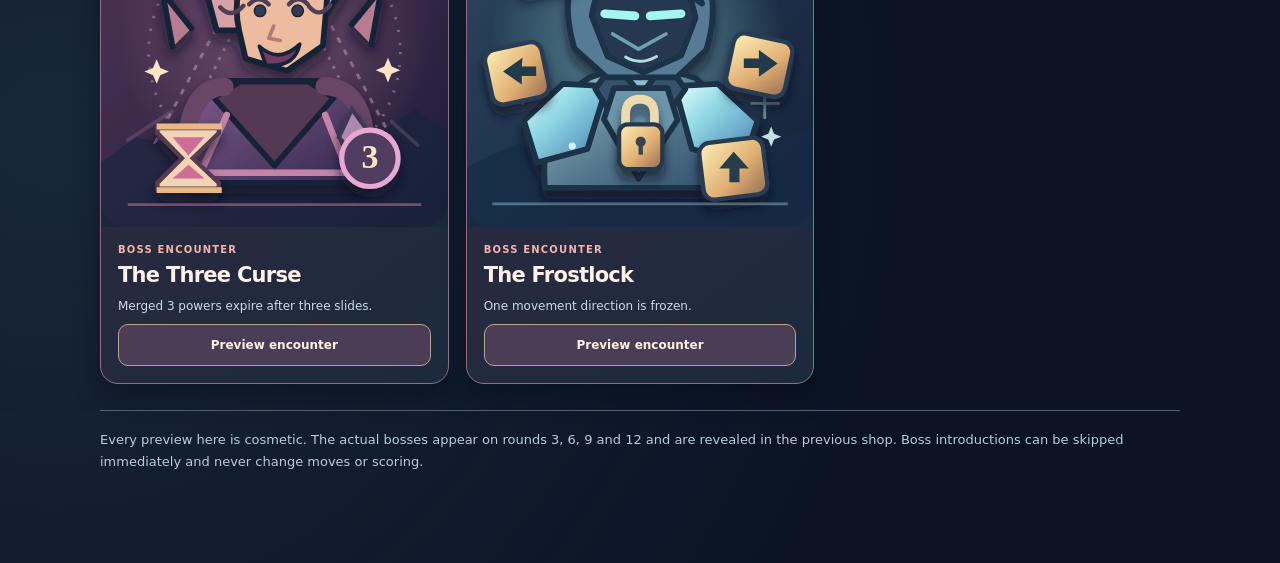
<file: boss-gallery.html>
<!doctype html>
<html lang="en">
<head>
  <meta charset="utf-8">
  <meta name="viewport" content="width=device-width, initial-scale=1">
  <meta name="theme-color" content="#152337">
  <title>Boss gallery · Index Shuffle</title>
  <link rel="stylesheet" href="styles.css?v=frostlock-v1">
  <style>
    body { background:
      radial-gradient(circle at 91% 0,#51345450,transparent 38%),
      radial-gradient(circle at 4% 80%,#304c5c5b,transparent 40%),#0b1325; }
    .boss-gallery-shell { max-width: 1160px; padding-top: 24px; padding-bottom: 60px; }
    .boss-gallery-back { display: flex; flex-wrap: wrap; gap: 18px; margin-bottom: 37px; }
    .boss-gallery-back a { color: #aaf2e1; font-size: 13px; font-weight: 800; }
    .boss-gallery-eyebrow { color: #e7b5ba; font-size: 11px; font-weight: 900;
      text-transform: uppercase; letter-spacing: .18em; margin-bottom: 11px; }
    h1 { font-size: clamp(34px, 6vw, 61px); letter-spacing: -.055em;
      line-height: 1.05; max-width: 16ch; margin: 0 0 15px; }
    .boss-gallery-intro { max-width: 75ch; color: #c3d6e5;
      font-size: 14px; line-height: 1.75; margin: 0 0 30px; }
    .boss-gallery-grid {
      display: grid; grid-template-columns: repeat(3,minmax(0,1fr)); gap: 17px;
    }
    .boss-gallery-card {
      display: flex; flex-direction: column; min-width: 0;
      border: 1px solid #936e82; border-radius: 18px; overflow: hidden;
      background: linear-gradient(145deg,#312a40,#1c2a3e);
      box-shadow: 0 14px 25px #04091766;
    }
    .boss-gallery-card > img { width: 100%; height: auto; display: block;
      aspect-ratio:1; object-fit:cover; background: #202b3b; }
    .boss-gallery-copy { padding: 17px; display: flex; flex-direction: column;
      gap: 9px; flex: 1; }
    .boss-gallery-kind { color: #f1b5af; letter-spacing: .12em;
      text-transform: uppercase; font-size: 10px; font-weight: 900; }
    .boss-gallery-copy h2 { margin: 0; color: #fff0e8;
      font-size: 21px; line-height: 1.13; letter-spacing: -.035em; }
    .boss-gallery-copy p { color: #ccdaec; margin: 0; line-height: 1.56; font-size: 12px; }
    .boss-gallery-copy button {
      min-height: 42px; margin-top: auto; border: 1px solid #bda18b;
      background: #493e56; color: #fff1e3; font-weight: 800;
      padding: 10px 11px; border-radius: 10px; font-size: 12px;
    }
    .boss-gallery-copy button:hover { background: #6a526d; }
    .boss-gallery-note { padding: 18px 0; margin-top: 26px;
      border-top: 1px solid #53637a; color: #b9ccdd;
      font-size: 13px; line-height: 1.65; }
    @media (max-width:900px) { .boss-gallery-grid { grid-template-columns: repeat(2,minmax(0,1fr)); } }
    @media (max-width:580px) {
      .boss-gallery-grid { grid-template-columns: 1fr; }
      .boss-gallery-card { display: grid; grid-template-columns: 37% 1fr;
        align-items: stretch; }
      .boss-gallery-card > img { height: 100%; aspect-ratio:auto; }
      .boss-gallery-copy { padding: 12px; }
      .boss-gallery-copy h2 { font-size: 17px; }
      .boss-gallery-copy p { font-size: 11px; }
    }
  </style>
</head>
<body>
  <main class="shell boss-gallery-shell">
    <nav class="boss-gallery-back" aria-label="Gallery navigation">
      <a href="./">← Back to Index Shuffle</a>
      <a href="art-preview.html">Visual style guide</a>
      <a href="item-gallery.html">Illustrated items</a>
    </nav>
    <p class="boss-gallery-eyebrow">The Curious Numberworld · Eight boss encounters</p>
    <h1>Meet your mathematical nightmares.</h1>
    <p class="boss-gallery-intro">Eight possible opponents, four encounters per Roguelike run.
      Each portrait has its own silhouette and colour story. The game always explains
      the boss's actual effect; no one needs to guess the rules from the artwork.
      Select <strong>Preview encounter</strong> to inspect the in-game introduction
      without starting a game or altering any saved progress.</p>
    <div class="boss-gallery-grid" id="bossGallery" aria-label="Eight Index Shuffle bosses"></div>
    <p class="boss-gallery-note">Every preview here is cosmetic. The actual bosses
      appear on rounds 3, 6, 9 and 12 and are revealed in the previous shop.
      Boss introductions can be skipped immediately and never change moves or scoring.</p>
  </main>

  <dialog id="previewDialog" class="boss-intro-dialog" aria-labelledby="previewTitle"
    aria-describedby="previewRule">
    <div class="boss-intro-shell">
      <div class="boss-intro-topline">
        <span class="boss-intro-kicker">☠ &nbsp; ENCOUNTER PREVIEW</span>
        <button type="button" id="previewSkip" class="boss-intro-skip">Close preview</button>
      </div>
      <div class="boss-intro-layout">
        <div class="boss-intro-art">
          <img id="previewPortrait" src="assets/art/boss-blockade.svg"
            alt="" width="480" height="480">
          <span class="boss-intro-seal" aria-hidden="true">✦</span>
        </div>
        <div class="boss-intro-story">
          <span class="boss-intro-round">ARTWORK DEMONSTRATION · NOT A GAME ROUND</span>
          <h2 id="previewTitle">Boss</h2>
          <p class="boss-intro-quote" id="previewQuote"></p>
          <div class="boss-intro-rule">
            <strong>YOUR CHALLENGE</strong>
            <p id="previewRule"></p>
          </div>
          <p class="boss-intro-target">In the real game, your round target appears here.</p>
          <button type="button" id="previewClose" class="primary boss-intro-start">Back to gallery</button>
        </div>
      </div>
    </div>
  </dialog>
  <script type="module">
    import { BOSS_CATALOG } from "./bosses.mjs?v=frostlock-v1";
    import { bossPortraitFor } from "./art-catalog.mjs?v=frostlock-v1";
    import { bossSceneFor } from "./boss-scenes.mjs?v=frostlock-v1";

    const gallery = document.getElementById("bossGallery");
    const dialog = document.getElementById("previewDialog");
    const close = () => dialog.close();
    document.getElementById("previewClose").addEventListener("click", close);
    document.getElementById("previewSkip").addEventListener("click", close);
    for (const boss of BOSS_CATALOG) {
      const art = bossPortraitFor(boss.id);
      const card = document.createElement("article");
      card.className = "boss-gallery-card";
      const portrait = document.createElement("img");
      portrait.src = art.src; portrait.alt = art.alt;
      portrait.width = 480; portrait.height = 480; portrait.loading = "lazy";
      const body = document.createElement("div");
      body.className = "boss-gallery-copy";
      const kind = document.createElement("span"); kind.className = "boss-gallery-kind";
      kind.textContent = "Boss encounter";
      const title = document.createElement("h2"); title.textContent = boss.name;
      const description = document.createElement("p"); description.textContent = boss.summary;
      const button = document.createElement("button");
      button.type = "button"; button.textContent = "Preview encounter";
      button.setAttribute("aria-label", "Preview encounter with " + boss.name);
      button.addEventListener("click", () => {
        dialog.dataset.boss = boss.id;
        const preview = document.getElementById("previewPortrait");
        preview.src = art.src; preview.alt = art.alt;
        document.getElementById("previewTitle").textContent = boss.name;
        document.getElementById("previewQuote").textContent =
          bossSceneFor(boss.id).entrance;
        document.getElementById("previewRule").textContent = boss.detail;
        dialog.showModal();
      });
      body.append(kind, title, description, button);
      card.append(portrait, body);
      gallery.append(card);
    }
  </script>
</body>
</html>
</file>
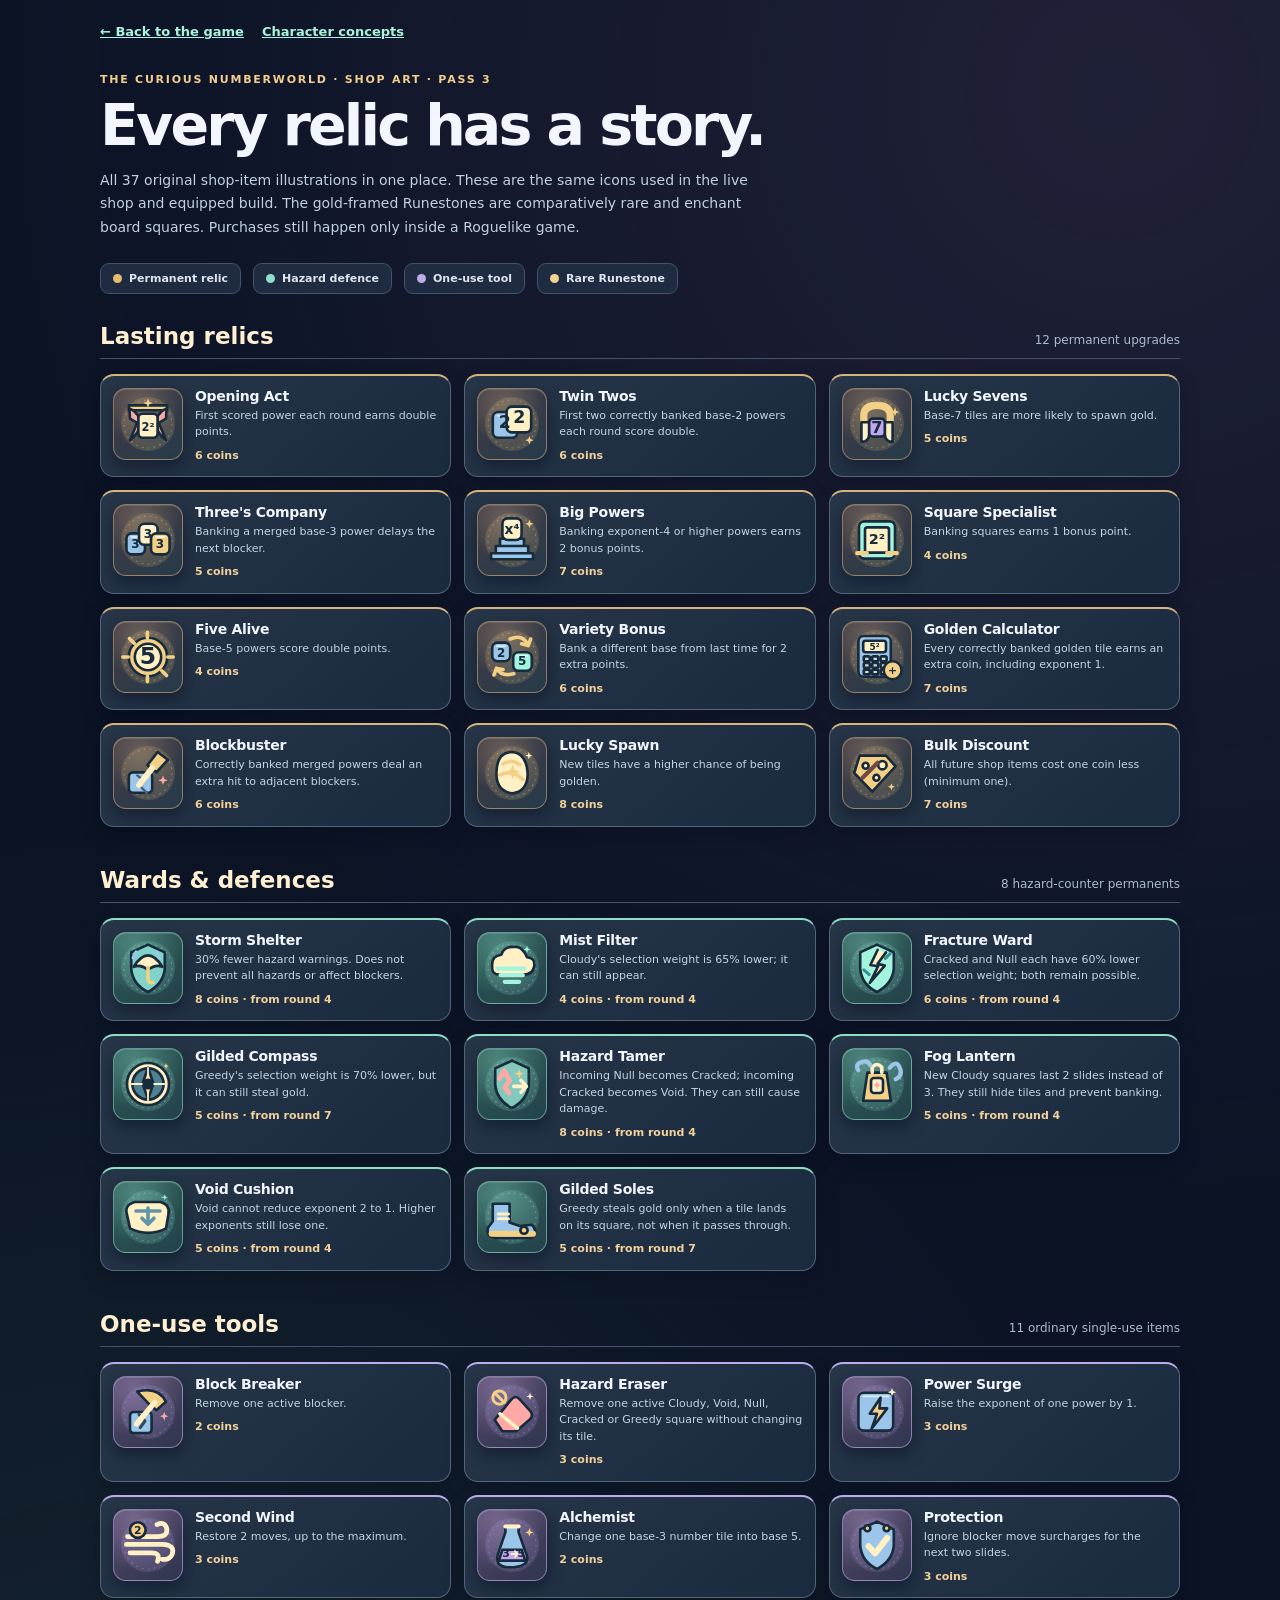
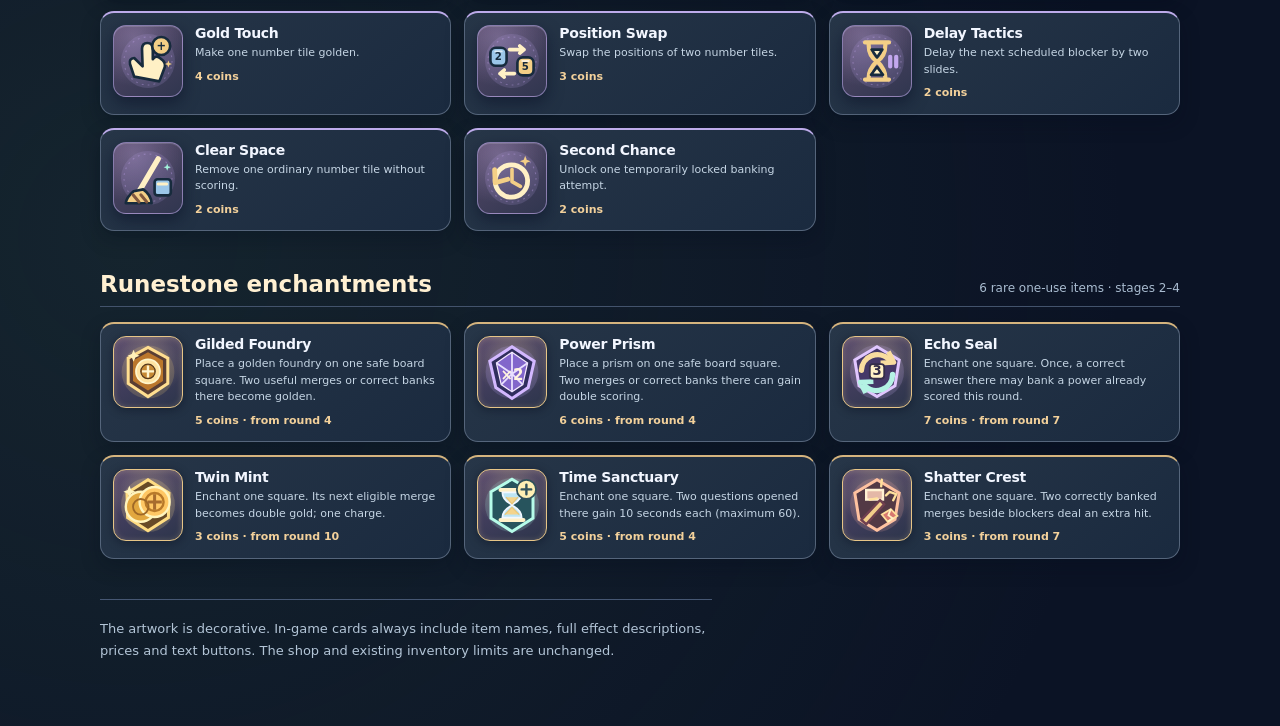
<file: item-gallery.html>
<!doctype html>
<html lang="en">
<head>
  <meta charset="utf-8">
  <meta name="viewport" content="width=device-width, initial-scale=1">
  <meta name="theme-color" content="#152337">
  <title>Shop art gallery · Index Shuffle</title>
  <link rel="stylesheet" href="styles.css?v=runestones-pass3">
  <style>
    body { background: radial-gradient(circle at 87% 4%,#493b5c55,transparent 44%),
      radial-gradient(circle at 10% 79%,#31544844,transparent 46%),#0b1325; }
    .gallery-shell { padding-top: 24px; padding-bottom: 64px; }
    .gallery-nav { display: flex; gap: 18px; flex-wrap: wrap; font-size: 13px; }
    .gallery-nav a { color: #acf3df; font-weight: 800; }
    .gallery-kicker { margin: 34px 0 9px; font-size: 11px; text-transform: uppercase;
      letter-spacing: .16em; color: #f2ce8f; font-weight: 900; }
    h1 { font-size: clamp(32px, 6vw, 57px); letter-spacing: -.05em;
      margin: 0 0 12px; line-height: 1.08; }
    .gallery-lede { color: #c0d1df; max-width: 75ch; font-size: 14px;
      line-height: 1.7; margin: 0 0 23px; }
    .gallery-legend { display: flex; flex-wrap: wrap; gap: 12px;
      margin: 23px 0 28px; }
    .gallery-legend span { display: flex; gap: 7px; align-items: center;
      padding: 8px 12px; background: #1f2b40; border: 1px solid #43536c;
      border-radius: 9px; color: #dde5ef; font-size: 11px; font-weight: 750; }
    .gallery-legend i { width: 9px; height: 9px; border-radius: 50%; display: inline-block; }
    .gallery-legend .relic { background: #e8bb6f; }
    .gallery-legend .ward { background: #8ddfc8; }
    .gallery-legend .tool { background: #bdabea; }
    .gallery-legend .rune { background: #f3d28d; }
    .gallery-item--runestone { border-top-color: #f3d28d; background: linear-gradient(140deg, #393452, #203349); }
    .gallery-section { margin: 29px 0 40px; }
    .gallery-section header { margin-bottom: 15px; border-bottom: 1px solid #43536c;
      padding-bottom: 9px; display: flex; gap: 9px 15px;
      justify-content: space-between; align-items: baseline; flex-wrap: wrap; }
    .gallery-section h2 { font-size: 23px; margin: 0; color: #fff0d2; }
    .gallery-section header p { color: #a9bcd0; font-size: 12px; margin: 0; }
    .gallery-grid { display: grid; grid-template-columns: repeat(3,minmax(0,1fr));
      gap: 13px; }
    .gallery-item { min-width: 0; display: grid; grid-template-columns: 70px minmax(0,1fr);
      gap: 12px; align-items: start; padding: 12px; border-radius: 14px;
      border: 1px solid #55657b; border-top: 2px solid #d5b47e;
      background: linear-gradient(140deg,#273648,#1a2a3f);
      box-shadow: 0 8px 19px #050b1944; }
    .gallery-item--ward { border-top-color: #8ddfc8; }
    .gallery-item--consumable { border-top-color: #bdabea; }
    .gallery-item .shop-item-art { width: 70px; height: 72px; padding: 4px; }
    .gallery-item h3 { margin: 0 0 4px; font-size: 14px; letter-spacing: -.02em; }
    .gallery-item p { margin: 0; font-size: 11px; color: #c5d5e4; line-height: 1.5; }
    .gallery-item .gallery-price { margin-top: 7px; font-size: 11px;
      color: #f3d19b; font-weight: 800; }
    .gallery-footer { max-width: 74ch; color: #b3c5d7; font-size: 13px;
      border-top: 1px solid #465773; padding-top: 18px; line-height: 1.7; }
    @media(max-width:900px) { .gallery-grid { grid-template-columns: repeat(2,minmax(0,1fr)); } }
    @media(max-width:600px) { .gallery-grid { grid-template-columns: 1fr; }
      .gallery-item h3 { font-size: 14px; } }
  </style>
</head>
<body>
  <main class="shell gallery-shell">
    <nav class="gallery-nav" aria-label="Gallery navigation">
      <a href="./">← Back to the game</a>
      <a href="art-preview.html">Character concepts</a>
    </nav>
    <p class="gallery-kicker">The Curious Numberworld · Shop art · Pass 3</p>
    <h1>Every relic has a story.</h1>
    <p class="gallery-lede">All 37 original shop-item illustrations in one place.
      These are the same icons used in the live shop and equipped build.
      The gold-framed Runestones are comparatively rare and enchant board squares.
      Purchases still happen only inside a Roguelike game.</p>
    <div class="gallery-legend" aria-label="Visual types">
      <span><i class="relic"></i> Permanent relic</span>
      <span><i class="ward"></i> Hazard defence</span>
      <span><i class="tool"></i> One-use tool</span>
      <span><i class="rune"></i> Rare Runestone</span>
    </div>
    <section class="gallery-section" aria-labelledby="relicHeading">
      <header><h2 id="relicHeading">Lasting relics</h2><p>12 permanent upgrades</p></header>
      <div class="gallery-grid" id="relicGallery"></div>
    </section>
    <section class="gallery-section" aria-labelledby="wardHeading">
      <header><h2 id="wardHeading">Wards &amp; defences</h2><p>8 hazard-counter permanents</p></header>
      <div class="gallery-grid" id="wardGallery"></div>
    </section>
    <section class="gallery-section" aria-labelledby="toolHeading">
      <header><h2 id="toolHeading">One-use tools</h2><p>11 ordinary single-use items</p></header>
      <div class="gallery-grid" id="toolGallery"></div>
    </section>
    <section class="gallery-section" aria-labelledby="runeHeading">
      <header><h2 id="runeHeading">Runestone enchantments</h2>
        <p>6 rare one-use items · stages 2–4</p></header>
      <div class="gallery-grid" id="runeGallery"></div>
    </section>
    <noscript><p>JavaScript is needed to display the item gallery.</p></noscript>
    <footer class="gallery-footer">The artwork is decorative. In-game cards always include
      item names, full effect descriptions, prices and text buttons. The shop and
      existing inventory limits are unchanged.</footer>
  </main>
  <script type="module">
    import { ITEM_CATALOG } from "./shop.mjs?v=runestones-pass4";
    import { itemIconHref, itemArtKind } from "./shop-art.mjs?v=runestones-pass3";
    const svgNS = "http://www.w3.org/2000/svg";
    const targets = { permanent: document.getElementById("relicGallery"),
      ward: document.getElementById("wardGallery"),
      consumable: document.getElementById("toolGallery"),
      runestone: document.getElementById("runeGallery") };
    for (const item of ITEM_CATALOG) {
      const kind = itemArtKind(item);
      const card = document.createElement("article");
      card.className = "gallery-item gallery-item--" + kind;
      const frame = document.createElement("span");
      frame.className = "shop-item-art shop-item-art--" + kind;
      frame.setAttribute("aria-hidden", "true");
      const svg = document.createElementNS(svgNS, "svg");
      svg.setAttribute("viewBox", "0 0 100 100");
      svg.setAttribute("focusable", "false");
      svg.classList.add("shop-item-icon");
      const use = document.createElementNS(svgNS, "use");
      use.setAttribute("href", itemIconHref(item.id));
      use.setAttribute("width", "100");
      use.setAttribute("height", "100");
      svg.append(use); frame.append(svg);
      const copy = document.createElement("div");
      const title = document.createElement("h3");
      title.textContent = item.name;
      const desc = document.createElement("p");
      desc.textContent = item.description;
      const price = document.createElement("p");
      price.className = "gallery-price";
      price.textContent = item.price + (item.price === 1 ? " coin" : " coins") +
        (item.unlockRound ? " · from round " + item.unlockRound : "");
      copy.append(title, desc, price);
      card.append(frame, copy);
      targets[kind].append(card);
    }
  </script>
</body>
</html>
</file>
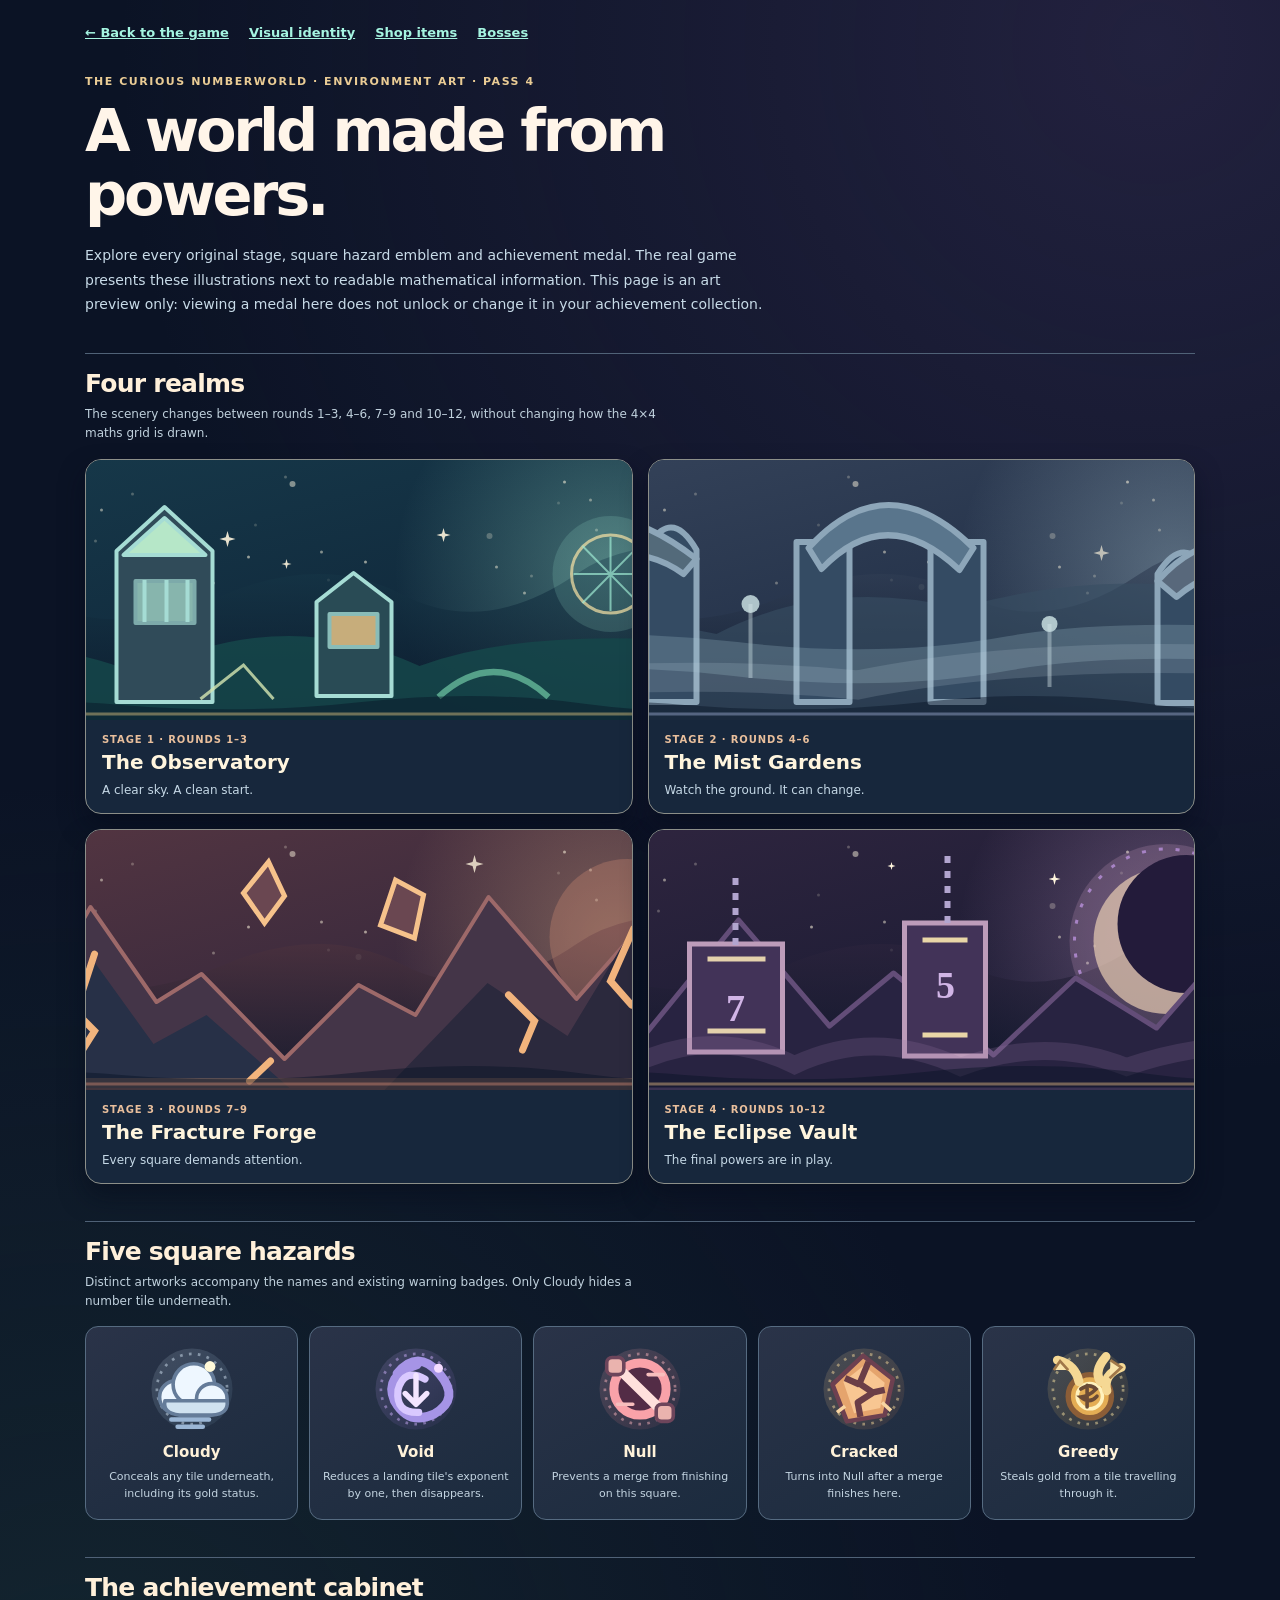
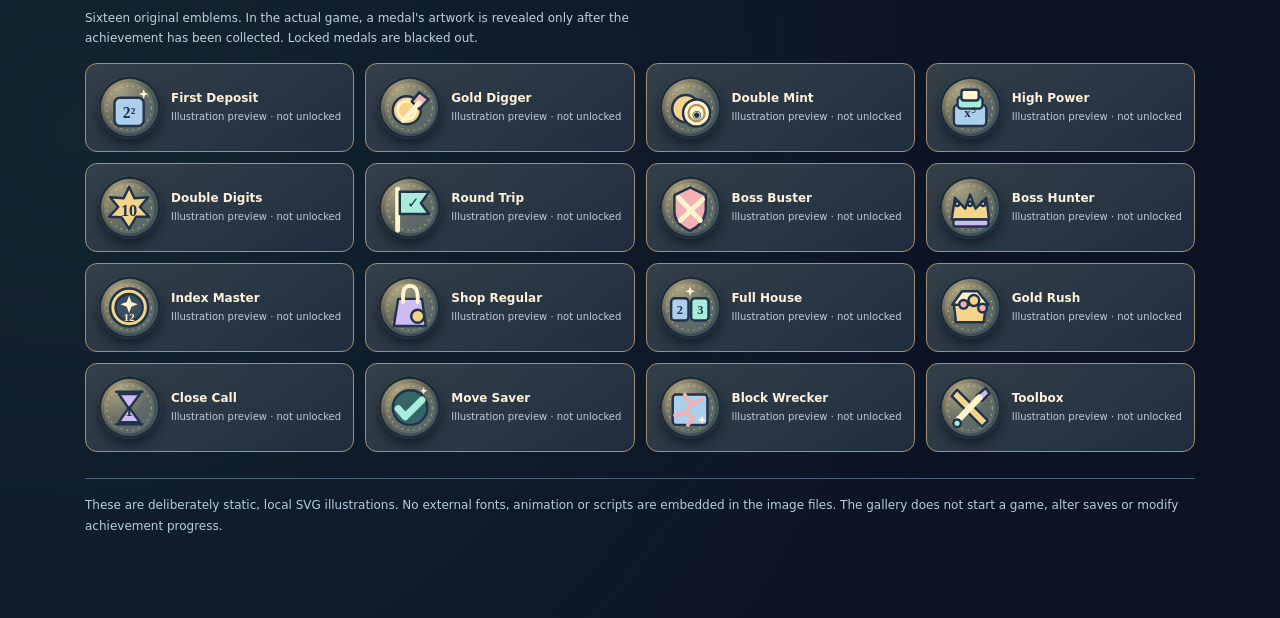
<file: world-gallery.html>
<!doctype html>
<html lang="en">
<head>
  <meta charset="utf-8">
  <meta name="viewport" content="width=device-width, initial-scale=1">
  <meta name="theme-color" content="#152337">
  <meta name="description" content="The original Index Shuffle stage, hazard and achievement artwork.">
  <title>The Numberworld · World art gallery</title>
  <link rel="stylesheet" href="styles.css?v=hazard-counter-v1-art-pass4">
  <style>
    body { background:
      radial-gradient(circle at 90% 2%,#503d7155,transparent 42%),
      radial-gradient(circle at 6% 78%,#29564b44,transparent 45%),#0b1325; }
    .world-shell { max-width: 1150px; margin: 0 auto; padding: 25px 20px 70px; }
    .world-back { display: flex; gap: 20px; flex-wrap: wrap; margin-bottom: 35px; }
    .world-back a { color: #a5f5e1; font-weight: 850; font-size: 13px; }
    .world-eyebrow { color: #eacc95; font-size: 11px; letter-spacing: .14em;
      text-transform: uppercase; font-weight: 950; }
    h1 { max-width: 19ch; margin: 10px 0 17px; font-size: clamp(35px,5.6vw,59px);
      line-height: 1.08; letter-spacing: -.055em; color: #fff5e9; }
    .world-lede { max-width: 78ch; margin-bottom: 34px;
      color: #c8dbe8; font-size: 14px; line-height: 1.72; }
    .world-section { margin-top: 37px; padding-top: 15px; border-top: 1px solid #506277; }
    .world-section header { margin-bottom: 15px; }
    .world-section h2 { font-size: 25px; letter-spacing: -.03em;
      color: #fff0da; margin: 0 0 7px; }
    .world-section header p { max-width: 75ch; font-size: 12px;
      line-height: 1.62; color: #c0d1dd; margin: 0; }
    .world-stages { display: grid; grid-template-columns: repeat(2,minmax(0,1fr)); gap: 15px; }
    .world-stage { overflow: hidden; border: 1px solid #8c8f89; border-radius: 16px;
      background: #17273c; box-shadow: 0 13px 24px #050b1c80; }
    .world-stage img { display: block; width: 100%; aspect-ratio: 960/260;
      object-fit: cover; }
    .world-stage-info { padding: 14px 16px; }
    .world-stage-info small { display: block; color: #e9bf9c; letter-spacing: .09em;
      font-size: 10px; font-weight: 900; margin-bottom: 5px; }
    .world-stage-info strong { color: #fff5de; font-size: 20px; }
    .world-stage-info p { margin: 7px 0 0; color: #c5d8e6; font-size: 12px; line-height: 1.5; }
    .world-hazards { display: grid; grid-template-columns: repeat(5,minmax(0,1fr)); gap: 11px; }
    .world-hazard { text-align: center; padding: 17px 9px; border: 1px solid #566b81;
      border-radius: 13px; background: linear-gradient(150deg,#2a3348,#1b2b3e); }
    .world-hazard img { display: block; width: min(90px,100%); height: auto; margin: 0 auto 9px; }
    .world-hazard strong { display: block; font-size: 15px; color: #fff2d9; }
    .world-hazard p { color: #c3d4e1; font-size: 11px; margin: 8px 0 0;
      line-height: 1.5; }
    .world-medals { display: grid; grid-template-columns: repeat(4,minmax(0,1fr)); gap: 11px; }
    .world-medal { min-width: 0; display: flex; gap: 10px; align-items: center;
      padding: 12px; border-radius: 12px; border: 1px solid #a49070;
      background: linear-gradient(145deg,#334049,#202d3f); }
    .world-medal .achievement-medal { flex: 0 0 63px; width: 63px; height: 63px; }
    .world-medal strong { display: block; color: #fff2db; font-size: 12px; }
    .world-medal small { display: block; margin-top: 5px; font-size: 10px;
      color: #bdccdb; line-height: 1.4; }
    .world-note { font-size: 12px; line-height: 1.7; color: #b5cddd;
      margin-top: 26px; border-top: 1px solid #4e617a; padding-top: 16px; }
    @media(max-width:900px) {
      .world-hazards { grid-template-columns: repeat(3,minmax(0,1fr)); }
      .world-medals { grid-template-columns: repeat(3,minmax(0,1fr)); }
    }
    @media(max-width:650px) {
      .world-stages { grid-template-columns: 1fr; }
      .world-medals { grid-template-columns: repeat(2,minmax(0,1fr)); }
    }
    @media(max-width:440px) {
      .world-hazards { grid-template-columns: repeat(2,minmax(0,1fr)); }
      .world-medals { grid-template-columns: 1fr; }
    }
  </style>
</head>
<body>
  <main class="world-shell">
    <nav class="world-back" aria-label="Art gallery navigation">
      <a href="./">← Back to the game</a>
      <a href="art-preview.html">Visual identity</a>
      <a href="item-gallery.html">Shop items</a>
      <a href="boss-gallery.html">Bosses</a>
    </nav>
    <p class="world-eyebrow">The Curious Numberworld · Environment art · Pass 4</p>
    <h1>A world made from powers.</h1>
    <p class="world-lede">Explore every original stage, square hazard emblem and achievement medal.
      The real game presents these illustrations next to readable mathematical information.
      This page is an art preview only: viewing a medal here does not unlock or change it in your
      achievement collection.</p>
    <section class="world-section" aria-labelledby="stageGalleryTitle">
      <header><h2 id="stageGalleryTitle">Four realms</h2>
        <p>The scenery changes between rounds 1–3, 4–6, 7–9 and 10–12,
          without changing how the 4×4 maths grid is drawn.</p></header>
      <div id="worldStages" class="world-stages"></div>
    </section>
    <section class="world-section" aria-labelledby="hazardGalleryTitle">
      <header><h2 id="hazardGalleryTitle">Five square hazards</h2>
        <p>Distinct artworks accompany the names and existing warning badges.
          Only Cloudy hides a number tile underneath.</p></header>
      <div id="worldHazards" class="world-hazards"></div>
    </section>
    <section class="world-section" aria-labelledby="medalGalleryTitle">
      <header><h2 id="medalGalleryTitle">The achievement cabinet</h2>
        <p>Sixteen original emblems. In the actual game, a medal's artwork is
          revealed only after the achievement has been collected. Locked medals are blacked out.</p></header>
      <div id="worldMedals" class="world-medals"></div>
    </section>
    <p class="world-note">These are deliberately static, local SVG illustrations.
      No external fonts, animation or scripts are embedded in the image files.
      The gallery does not start a game, alter saves or modify achievement progress.</p>
  </main>
  <script type="module">
    import { STAGE_ART } from "./stage-art.mjs?v=hazard-counter-v1-art-pass4";
    import { HAZARD_DEFINITIONS } from "./hazards.mjs?v=hazard-counter-v1";
    import { ACHIEVEMENTS } from "./milestones.mjs?v=hazard-counter-v1";
    import { achievementMedalHref } from "./achievement-art.mjs?v=hazard-counter-v1-art-pass4";
    const $ = id => document.getElementById(id);
    const node = (tag, className, content = "") => {
      const el = document.createElement(tag);
      el.className = className;
      el.textContent = content;
      return el;
    };
    for (const [stage, scene] of Object.entries(STAGE_ART)) {
      const card = node("article", "world-stage");
      const art = document.createElement("img");
      art.src = scene.art; art.alt = ""; art.width = 960; art.height = 260;
      art.loading = "lazy"; art.decoding = "async";
      const copy = node("div", "world-stage-info");
      const rounds = (+stage - 1) * 3 + 1;
      copy.append(node("small", "", "STAGE " + stage + " · ROUNDS " + rounds + "–" + (rounds+2)),
        node("strong", "", scene.title), node("p", "", scene.subtitle));
      card.append(art, copy); $("worldStages").append(card);
    }
    for (const [id, hazard] of Object.entries(HAZARD_DEFINITIONS)) {
      const card = node("article", "world-hazard");
      const art = document.createElement("img");
      art.src = "assets/art/hazard-" + id + ".svg";
      art.alt = ""; art.width = 100; art.height = 100; art.loading = "lazy";
      card.append(art, node("strong", "", hazard.name),
        node("p", "", hazard.description));
      $("worldHazards").append(card);
    }
    for (const award of ACHIEVEMENTS) {
      const card = node("article", "world-medal");
      const emblem = node("span", "achievement-medal");
      emblem.setAttribute("aria-hidden", "true");
      const svg = document.createElementNS("http://www.w3.org/2000/svg", "svg");
      svg.classList.add("achievement-medal-icon");
      svg.setAttribute("viewBox", "0 0 100 100");
      const use = document.createElementNS("http://www.w3.org/2000/svg", "use");
      use.setAttribute("href", achievementMedalHref(award.id));
      svg.append(use); emblem.append(svg);
      const description = node("div", "");
      description.append(node("strong", "", award.name),
        node("small", "", "Illustration preview · not unlocked"));
      card.append(emblem, description); $("worldMedals").append(card);
    }
  </script>
</body>
</html>
</file>
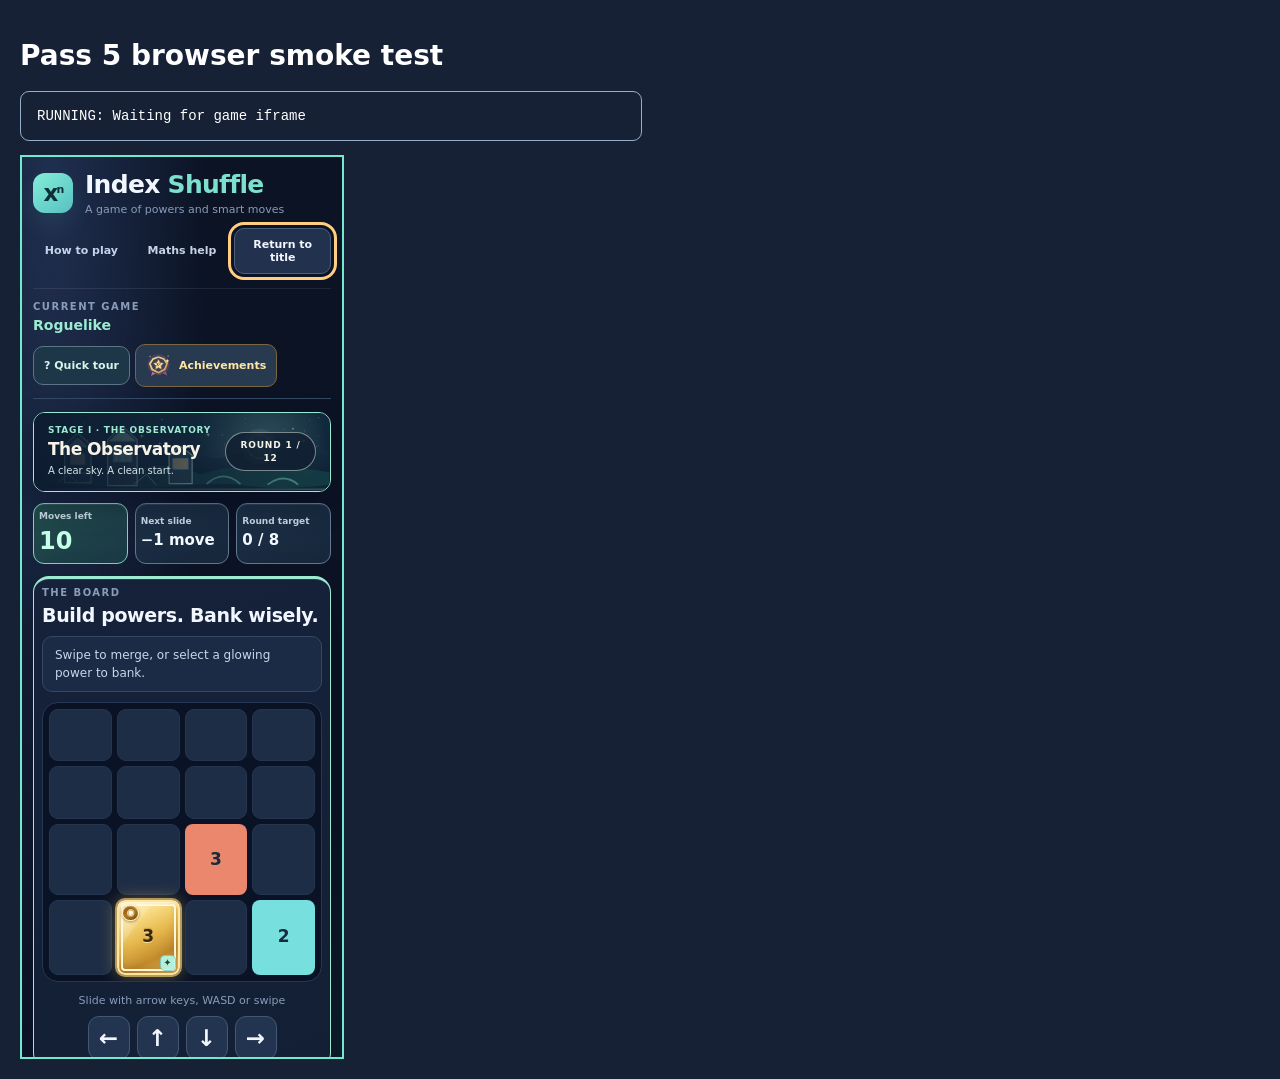
<file: qa/browser-smoke.html>
<!doctype html>
<html lang="en">
<head>
  <meta charset="utf-8">
  <meta name="viewport" content="width=device-width, initial-scale=1">
  <title>Index Shuffle · Pass 5 browser smoke test</title>
  <style>
    body { margin: 0; padding: 20px; background: #172135; color: #fff; font: 14px system-ui, sans-serif; }
    iframe { display: block; width: 320px; height: 900px; border: 2px solid #72e9ce; }
    #result { white-space: pre-wrap; word-break: break-word; padding: 16px;
      border: 1px solid #95aeca; border-radius: 9px; max-width: 70ch; }
    #result[data-result="pass"] { border-color: #96efd5; }
    #result[data-result="fail"] { border-color: #ffb0a0; }
  </style>
</head>
<body>
  <h1>Pass 5 browser smoke test</h1>
  <pre id="result" role="status" data-result="running">RUNNING: Waiting for game iframe</pre>
  <iframe id="game" title="Index Shuffle browser QA" src="../"></iframe>
  <script>
    "use strict";
    const result = document.getElementById("result");
    const frame = document.getElementById("game");
    const logs = [];
    const assert = (ok, description) => {
      if (!ok) throw new Error(description);
      logs.push("PASS " + description);
    };
    const tick = () => new Promise(resolve =>
      frame.contentWindow.requestAnimationFrame(() =>
        frame.contentWindow.requestAnimationFrame(resolve)));
    const width = async value => {
      frame.style.width = value + "px";
      await tick();
      const documentElement = frame.contentDocument.documentElement;
      assert(documentElement.scrollWidth <= documentElement.clientWidth + 2,
        value + "px: no horizontal overflow (" + documentElement.scrollWidth + " / " +
        documentElement.clientWidth + ")");
    };
    function finish(kind, line) {
      result.dataset.result = kind;
      result.textContent = (kind === "pass" ? "PASS: " : "FAIL: ") +
        line + "\n\n" + logs.join("\n");
    }
    async function run() {
      try {
        // iframe load waits for the real module graph to finish executing.
        const doc = frame.contentDocument;
        const win = frame.contentWindow;
        const $ = id => doc.getElementById(id);
        if (new URLSearchParams(location.search).has("expect-reduced")) {
          assert(win.matchMedia("(prefers-reduced-motion: reduce)").matches,
            "Chrome is actually emulating reduced-motion OS settings");
        }
        assert(Boolean($("titleScreen") && !$("titleScreen").hidden),
          "title screen is visible and app module has initialized");
        assert($("titleNew") && !($("titleNew").disabled),
          "new game button is available");
        assert(win.localStorage.getItem("index-shuffle-v1") === null &&
          win.localStorage.getItem("index-shuffle-roguelite-v1") === null,
          "visiting the title alone does not create a phantom game save");
        assert($("saveWarning").hidden, "save warning is hidden when storage works");
        assert(doc.querySelector('link[rel="icon"]')?.getAttribute("href") ===
          "assets/art/index-shuffle-icon.svg", "original branded favicon is linked");
        assert(doc.querySelector('link[rel="canonical"]')?.href ===
          "https://indices.mrwalkermaths.com/",
          "canonical public release URL is correct");
        assert(doc.querySelector('meta[property="og:title"]')?.content.includes("Index Shuffle"),
          "share metadata describes the real game");
        assert($("modal") instanceof win.HTMLDialogElement,
          "banking uses a native dialog element");
        assert(!$("modal").open, "banking dialog starts closed");
        await width(300);
        await width(320);
        await width(390);
        $("titleNew").click();
        assert(!$("newGameScreen").hidden, "mode selection opens");
        const tourPreviouslySeen =
          win.localStorage.getItem("index-shuffle-tour-seen-v1") === "done";
        $("modeClassic").click();
        assert(!$("gameScreen").hidden, "Classic game starts");
        if (!tourPreviouslySeen) {
          assert(!$("coachPanel").hidden,
            "first new game offers the optional guided introduction");
        } else {
          $("gameTour").click();
        }
        assert(!$("coachPanel").hidden && $("coachNext").textContent === "Next tip",
          "optional first-play guide is readable and does not block gameplay");
        $("coachNext").click();
        assert($("coachProgress").textContent.startsWith("2 OF 3") &&
          $("coachInstruction").textContent.includes("correct answer"),
          "tour teaches exact-answer banking before explaining move recovery");
        $("coachNext").click();
        assert($("coachProgress").textContent.startsWith("3 OF 3"),
          "tour explains earned moves and blocker damage");
        $("coachSkip").click();
        assert($("coachPanel").hidden &&
          win.localStorage.getItem("index-shuffle-tour-seen-v1") === "done",
          "skipping hides the guide and remembers the choice");
        $("gameTour").click();
        assert(!$("coachPanel").hidden && $("gameTour").getAttribute("aria-expanded") === "true",
          "quick tour can be reopened on demand");
        $("coachSkip").click();
        assert($("coachPanel").hidden, "reopened quick tour is dismissible");
        assert($("activityDetails") instanceof win.HTMLDetailsElement &&
          $("activityList") instanceof win.HTMLOListElement,
          "recent events are optional, accessible and outside the board");
        assert($("stageScene").hidden, "Classic is not decorated with a Roguelike stage");
        const board = $("board");
        assert(board.getAttribute("role") === "group", "board is an accessible group");
        assert(board.querySelectorAll(":scope > button.cell").length === 16,
          "game board has sixteen native button squares");
        assert([...board.querySelectorAll(":scope > button.cell")].every(b =>
          b.getAttribute("aria-label")?.startsWith("Row ") &&
          !b.hasAttribute("role")),
          "all sixteen squares are labelled by position and keep button semantics");
        // Regression: the skip link must not float into the page title.
        // It remains keyboard-reachable and reveals in normal flow on focus.
        const skipLink = doc.querySelector("#gameScreen .skip-game-board");
        assert(skipLink instanceof win.HTMLAnchorElement,
          "keyboard shortcut to maths board exists");
        assert(win.getComputedStyle(skipLink).clipPath !== "none",
          "unfocused skip link is visually clipped");
        skipLink.focus();
        await tick();
        const skipRect = skipLink.getBoundingClientRect();
        const headerRect = doc.querySelector(".top").getBoundingClientRect();
        const gameRect = $("gameScreen").getBoundingClientRect();
        const playingRect = doc.querySelector(".playing-head").getBoundingClientRect();
        assert(win.getComputedStyle(skipLink).clipPath === "none",
          "skip link becomes visible on keyboard focus");
        assert(skipRect.top >= headerRect.bottom - 1 &&
          skipRect.top >= gameRect.top - 1,
          "focused skip link is below the site title");
        assert(skipRect.bottom <= playingRect.top + 2,
          "focused skip link does not cover the game heading");
        skipLink.blur();
        await tick();
        assert(win.getComputedStyle(skipLink).clipPath !== "none",
          "skip link hides again after leaving focus");
        for (const size of [300, 320, 390, 650, 768, 1200]) {
          await width(size);
          const isMobile = size <= 650;
          const barDisplay = win.getComputedStyle($("mobileStatus")).display;
          assert(isMobile ? barDisplay === "grid" : barDisplay === "none",
            size + "px: quick status shown only on phones");
          if (isMobile) {
            assert($("mobileRoundTarget").hidden, size + "px: Classic has no round target");
            assert(board.getBoundingClientRect().top < $("movesCard").getBoundingClientRect().top,
              size + "px: board precedes detailed HUD");
            assert($("mobileStatus").getBoundingClientRect().bottom <= board.getBoundingClientRect().top,
              size + "px: quick budget is immediately above the board");
          }
        }
        await width(390);
        const summary = $("runDetails").querySelector("summary");
        summary.focus();
        const beforeReading = $("movesLeft").textContent;
        doc.dispatchEvent(new win.KeyboardEvent("keydown", {
          key: "ArrowDown", bubbles: true, cancelable: true
        }));
        assert($("movesLeft").textContent === beforeReading,
          "reading collapsible run details with arrow keys does not spend moves");
        const helpTrigger = doc.querySelector('[data-help="how"]');
        helpTrigger.click();
        assert($("helpDialog").open && $("helpTitle").textContent === "How to play",
          "help opens as a labelled native modal");
        assert($("helpDialog").getBoundingClientRect().width <= frame.clientWidth,
          "instructions modal fits the available phone width");
        $("helpClose").click();
        assert(!$("helpDialog").open, "help closes and restores the playable board");
        const dialog = $("modal");
        dialog.showModal();
        $("answer").focus();
        assert(dialog.open && doc.activeElement === $("answer"),
          "native banking modal opens and focuses numeric answer");
        assert(win.getComputedStyle(dialog).display !== "none",
          "banking modal is visually open");
        dialog.close();
        assert(!dialog.open && win.getComputedStyle(dialog).display === "none",
          "native banking modal closes cleanly");
        if (win.matchMedia("(prefers-reduced-motion: reduce)").matches) {
          assert(win.getComputedStyle($("rewardToast")).animationName === "none",
            "reduced-motion users receive feedback without entry animation");
        }
        $("headerTitle").click();
        assert(!$("titleScreen").hidden, "returning to title works");
        $("titleNew").click();
        $("modeRoguelite").click();
        assert(!$("gameScreen").hidden, "Roguelike game starts");
        assert(!$("stageScene").hidden && $("stageSceneTitle").textContent.length > 2,
          "stage art and stage name render in Roguelike");
        assert(!$("mobileRoundTarget").hidden, "Roguelike quick HUD shows round target");
        assert($("mobileMovesLeft").textContent === $("movesLeft").textContent,
          "quick budget matches full HUD");
        assert($("mobileRoundScore").textContent === $("rogueScore").textContent,
          "quick target matches full HUD");
        await width(300);
        assert($("board").getBoundingClientRect().top < $("movesCard").getBoundingClientRect().top,
          "Roguelike board-first layout holds at 300px");
        await width(320);
        assert($("board").getBoundingClientRect().top < $("movesCard").getBoundingClientRect().top,
          "Roguelike board-first layout holds at 320px");
        // A preview-only modal geometry check, not a fake shop purchase.
        const shopDialog = $("shopDialog");
        shopDialog.showModal();
        await tick();
        assert(shopDialog.getBoundingClientRect().width <= frame.clientWidth + 1,
          "shop modal fits a 320px phone");
        frame.style.height = "360px";
        await tick();
        assert(shopDialog.getBoundingClientRect().height <= frame.clientHeight + 2 &&
          ["auto", "scroll"].includes(win.getComputedStyle(shopDialog).overflowY),
          "shop remains scrollable in short landscape-like viewports");
        shopDialog.close();
        frame.style.height = "900px";
        await tick();
        assert($("stageSceneImage").getAttribute("src")?.includes("stage-observatory.svg"),
          "current-stage art is loaded only for the actual stage");

        // Resume a deterministic saved Frostlock encounter. This exercises
        // the real UI and keyboard handler without any hidden game shortcut
        // or changes to source mechanics.
        $("headerTitle").click();
        const key = "index-shuffle-roguelite-v1";
        const saved = JSON.parse(win.localStorage.getItem(key));
        assert(Boolean(saved?.run), "Roguelike save exists for Frostlock continuation");
        saved.board = Array(16).fill(null);
        saved.board[5] = { base: 2, exp: 1 };
        saved.board[10] = { base: 3, exp: 1 };
        saved.hazards = Array(16).fill(null);
        saved.banked = []; saved.locked = []; saved.mergeReady = [];
        saved.moves = 0; saved.movesLeft = 10; saved.score = 0;
        saved.over = false;
        saved.run.round = 6;
        saved.run.phase = "playing";
        saved.run.totalSlides = 0;
        saved.run.hazardWarning = null;
        saved.run.hazardCooldown = 0;
        saved.run.bosses = { 3: "blockade", 6: "frostlock",
          9: "scorekeeper", 12: "silent-seven" };
        saved.run.frozenDirection = "left";
        win.localStorage.setItem(key, JSON.stringify(saved));
        $("titleContinue").click();
        const resume = [...$("continueSlots").querySelectorAll("button")]
          .find(b => b.getAttribute("aria-label")?.includes("Roguelike"));
        assert(Boolean(resume), "Saved Frostlock run appears in Continue");
        resume.click();
        await tick();
        assert($("bossName").textContent === "The Frostlock",
          "saved Frostlock round restores its boss identity");
        assert(!$("frostlockStatus").hidden &&
          $("frostlockDirection").textContent.startsWith("LEFT"),
          "current frozen direction appears beside controls");
        const buttons = [...doc.querySelectorAll(".controls [data-dir]")];
        assert(buttons.filter(b => b.disabled).length === 1 &&
          buttons.find(b => b.dataset.dir === "left")?.disabled,
          "exactly the LEFT arrow button is frozen initially");
        const budgetBefore = $("movesLeft").textContent;
        doc.dispatchEvent(new win.KeyboardEvent("keydown", {
          key: "ArrowLeft", bubbles: true, cancelable: true
        }));
        assert($("movesLeft").textContent === budgetBefore &&
          buttons.find(b => b.dataset.dir === "left")?.disabled,
          "pressing the frozen arrow does not use moves or reroll");
        doc.dispatchEvent(new win.KeyboardEvent("keydown", {
          key: "ArrowRight", bubbles: true, cancelable: true
        }));
        await tick();
        assert(Number($("movesLeft").textContent) < Number(budgetBefore),
          "an unfrozen direction still moves and costs the usual move");
        const after = JSON.parse(win.localStorage.getItem(key));
        assert(after.run.frozenDirection !== "left",
          "a successful move selects a different frozen direction");
        assert(buttons.filter(b => b.disabled).length === 1 &&
          buttons.find(b => b.dataset.dir === after.run.frozenDirection)?.disabled,
          "exactly the newly frozen arrow is disabled");
        assert($("frostlockDirection").textContent.length >= 4,
          "new frozen direction is announced in the status area");
        // The selection is persisted and does not change on resume.
        $("headerTitle").click();
        $("titleContinue").click();
        const resumeAgain = [...$("continueSlots").querySelectorAll("button")]
          .find(b => b.getAttribute("aria-label")?.includes("Roguelike"));
        resumeAgain.click();
        await tick();
        const restored = [...doc.querySelectorAll(".controls [data-dir]")]
          .find(b => b.disabled)?.dataset.dir;
        assert(restored === after.run.frozenDirection,
          "reloading a Frostlock run preserves its frozen control");

        // A failed durable save must be visibly disclosed and kept in memory
        // so Continue remains usable in the same tab. No real game progress
        // or virtual currency is invented by this fallback.
        const originalWrite = win.Storage.prototype.setItem;
        try {
          win.Storage.prototype.setItem = function () {
            throw new Error("simulated QuotaExceededError");
          };
          $("headerTitle").click();
          assert(!$("saveWarning").hidden &&
            $("saveWarning").textContent.includes("not being saved"),
            "unavailable browser storage produces an accessible warning");
          $("titleContinue").click();
          const recover = [...$("continueSlots").querySelectorAll("button")]
            .find(b => b.getAttribute("aria-label")?.includes("Roguelike"));
          assert(Boolean(recover),
            "an in-tab backup permits Continue after a storage failure");
          recover.click();
          await tick();
          assert($("bossName").textContent === "The Frostlock",
            "memory fallback restores the existing saved boss encounter");
        } finally {
          win.Storage.prototype.setItem = originalWrite;
        }
        $("headerTitle").click();
        assert($("saveWarning").hidden,
          "warning clears after game and achievements save successfully again");

        // Verify that the actual document Escape shortcut cannot bypass
        // the time penalty on a banking question.
        const bankSave = JSON.parse(win.localStorage.getItem(key));
        bankSave.board = Array(16).fill(null);
        bankSave.board[0] = { base: 2, exp: 2 };
        bankSave.board[1] = { base: 3, exp: 1 };
        bankSave.banked = []; bankSave.locked = []; bankSave.mergeReady = [];
        bankSave.hazards = Array(16).fill(null);
        bankSave.enchantments = Array(16).fill(null);
        bankSave.movesLeft = 7; bankSave.over = false;
        bankSave.run.round = 4; bankSave.run.phase = "playing";
        bankSave.run.frozenDirection = null;
        bankSave.run.hazardWarning = null;
        win.localStorage.setItem(key, JSON.stringify(bankSave));
        $("titleContinue").click();
        const bankResume = [...$("continueSlots").querySelectorAll("button")]
          .find(button => button.getAttribute("aria-label")?.includes("Roguelike"));
        assert(Boolean(bankResume), "deterministic banking save can be continued");
        bankResume.click();
        await tick();
        $("board").children[0].click();
        assert($("modal").open, "bankable question opens for Escape regression");
        doc.dispatchEvent(new win.KeyboardEvent("keydown", {
          key: "Escape", bubbles: true, cancelable: true
        }));
        assert(!$("modal").open, "Escape closes the banking question");
        assert(JSON.parse(win.localStorage.getItem(key)).locked.includes(0),
          "Escape cancels and persists the one-slide banking lock");
        assert($("activityList").textContent.includes("Banking cancelled"),
          "cancelled maths question appears in the optional recent-events history");
        const withHistory = JSON.parse(win.localStorage.getItem(key));
        assert(withHistory.activity?.some(e => e.type === "system"),
          "recent activity survives a save as bounded, serialisable data");

        // Real correct bank => real round-clear phase => celebratory modal.
        // All rewards come from the existing bank engine, not test-only UI.
        $("headerTitle").click();
        const roundBankSave = JSON.parse(win.localStorage.getItem(key));
        roundBankSave.board = Array(16).fill(null);
        roundBankSave.board[0] = { base: 2, exp: 8, gold: 1 };
        roundBankSave.banked = []; roundBankSave.locked = [];
        roundBankSave.mergeReady = []; roundBankSave.score = 0;
        roundBankSave.movesLeft = 7; roundBankSave.over = false;
        roundBankSave.hazards = Array(16).fill(null);
        roundBankSave.enchantments = Array(16).fill(null);
        roundBankSave.run.round = 1;
        roundBankSave.run.phase = "playing";
        roundBankSave.run.roundBankCoins = 0;
        roundBankSave.run.lastRoundReward = null;
        roundBankSave.run.shop = null;
        roundBankSave.run.frozenDirection = null;
        roundBankSave.run.hazardWarning = null;
        win.localStorage.setItem(key, JSON.stringify(roundBankSave));
        $("titleContinue").click();
        const readyRound = [...$("continueSlots").querySelectorAll("button")]
          .find(button => button.getAttribute("aria-label")?.includes("Roguelike"));
        assert(Boolean(readyRound), "deterministic round-clear scenario can resume");
        readyRound.click();
        await tick();
        $("board").children[0].click();
        assert($("modal").open, "genuine round-clear bank prompts for exact answer");
        $("answer").value = "256";
        $("bankForm").requestSubmit();
        await tick();
        assert($("roundCompleteDialog").open,
          "correct bank that reaches the target opens the round-complete pop-in");
        assert(!$("modal").open && !$("shopDialog").open,
          "round-complete replaces banking and does not force the shop");
        assert($("roundCompleteTitle").textContent === "Round complete!",
          "the intermission celebrates a completed regular round");
        assert($("roundCompleteScore").textContent === "8" &&
          $("roundCompleteTarget").textContent.includes("8"),
          "the round score and target reflect the genuine bank");
        assert($("roundCompleteBankCoins").textContent === "+1" &&
          $("roundCompleteMoveCoins").textContent === "+5" &&
          $("roundCompleteGoldTotal").textContent === "+6",
          "gold powers and unused-move gold are broken down without duplication");
        assert($("roundCompleteBossProgress").value === 1 &&
          $("roundCompleteBossCount").textContent === "1 / 3" &&
          $("roundCompleteBossSteps").children.length === 3,
          "first round shows progress one of three toward the boss");
        assert($("roundCompleteContinue").textContent.includes("round 2") &&
          $("roundCompleteShop").textContent.includes("Visit shop"),
          "both round progression choices are available");
        await width(320);
        assert($("roundCompleteDialog").getBoundingClientRect().width <=
          frame.clientWidth + 1,
          "round-complete pop-in fits a phone viewport");
        const cancel = new win.Event("cancel", { cancelable: true });
        $("roundCompleteDialog").dispatchEvent(cancel);
        assert(cancel.defaultPrevented && $("roundCompleteDialog").open,
          "Escape cannot secretly dismiss the decision while the round remains cleared");
        const completedWallet = JSON.parse(win.localStorage.getItem(key)).run.coins;
        $("roundCompleteReturn").click();
        assert($("titleScreen") && !$("titleScreen").hidden,
          "the intermission offers a saved return to the title");
        $("titleContinue").click();
        const clearedSave = [...$("continueSlots").querySelectorAll("button")]
          .find(button => button.getAttribute("aria-label")?.includes("Roguelike"));
        assert(Boolean(clearedSave), "a round-clear save remains resumable");
        clearedSave.click();
        await tick();
        assert($("roundCompleteDialog").open &&
          JSON.parse(win.localStorage.getItem(key)).run.coins === completedWallet,
          "resuming the intermission preserves rewards and reopens the decision");

        $("roundCompleteShop").click();
        await tick();
        assert(!$("roundCompleteDialog").open && $("shopDialog").open,
          "Visit shop closes intermission and opens the real saved merchant");
        assert(JSON.parse(win.localStorage.getItem(key)).run.phase === "shop",
          "shop stock is generated only when the shop is chosen");
        $("shopContinue").click();
        await tick();
        assert(!$("shopDialog").open &&
          JSON.parse(win.localStorage.getItem(key)).run.round === 2,
          "normal shop route still starts the next round");

        // The other choice must bypass *all* shop stock without inventing
        // gold and still announce a boss when the next round is a boss.
        $("headerTitle").click();
        const skipBankSave = JSON.parse(win.localStorage.getItem(key));
        skipBankSave.run.round = 2;
        skipBankSave.run.phase = "round-clear";
        skipBankSave.run.lastRoundReward = {
          bankCoins: 1, moveCoins: 4, unusedMoves: 4, totalCoins: 5
        };
        skipBankSave.run.shop = null;
        skipBankSave.run.coins = 13;
        skipBankSave.score = 16;
        win.localStorage.setItem(key, JSON.stringify(skipBankSave));
        $("titleContinue").click();
        const skipSaveButton = [...$("continueSlots").querySelectorAll("button")]
          .find(button => button.getAttribute("aria-label")?.includes("Roguelike"));
        skipSaveButton.click();
        await tick();
        assert($("roundCompleteDialog").open &&
          $("roundCompleteBossProgress").value === 2,
          "round 2 completion shows two steps toward round 3 boss");
        assert($("roundCompleteBossLabel").textContent.includes("Next round:"),
          "an imminent boss encounter is announced");
        $("roundCompleteContinue").click();
        await tick();
        const skippedRun = JSON.parse(win.localStorage.getItem(key)).run;
        assert(skippedRun.round === 3 && skippedRun.phase === "playing" &&
          skippedRun.shop === null && skippedRun.coins === 13,
          "Skip shop starts the boss round with original wallet and no shop offers");
        assert(!$("roundCompleteDialog").open && !$("shopDialog").open &&
          $("bossIntroDialog").open,
          "skipping the shop still presents the next boss introduction");
        $("bossIntroSkip").click();
        assert(!$("bossIntroDialog").open,
          "boss introduction can be dismissed to play after skipping the shop");

        // Cause a genuine final move-budget loss without bypassing the
        // real engine, then inspect the honest final screen and share text.
        $("headerTitle").click();
        const classicKey = "index-shuffle-v1";
        const classicState = JSON.parse(win.localStorage.getItem(classicKey));
        assert(Boolean(classicState), "Classic save remains independent");
        classicState.board = Array(16).fill(null);
        classicState.board[5] = { base: 2, exp: 1 };
        classicState.movesLeft = 1;
        classicState.over = false;
        classicState.banked = [];
        classicState.locked = [];
        classicState.mergeReady = [];
        win.localStorage.setItem(classicKey, JSON.stringify(classicState));
        $("titleContinue").click();
        const classicButton = [...$("continueSlots").querySelectorAll("button")]
          .find(b => b.getAttribute("aria-label")?.includes("Classic"));
        assert(Boolean(classicButton), "Classic one-move save can resume");
        classicButton.click();
        await tick();
        assert($("coachPanel").hidden, "a resumed game is never interrupted by onboarding");
        doc.dispatchEvent(new win.KeyboardEvent("keydown", {
          key: "ArrowRight", bubbles: true, cancelable: true
        }));
        await tick();
        assert($("resultsDialog").open, "actual last move opens final results");
        assert($("resultsEndingTitle").textContent === "Out of moves",
          "final screen explains the real loss condition");
        assert($("resultsHighlight").textContent.length > 5,
          "final screen names a grounded highlight");
        const share = $("resultsShareText").value;
        assert(share.includes("INDEX SHUFFLE · Classic") &&
          share.includes("Score:") && share.includes("Correct banks:"),
          "share summary describes the actual completed Classic run");
        assert($("resultsCopy") instanceof win.HTMLButtonElement,
          "results can be copied without taking the player offsite");
        finish("pass", logs.length + " interactive layout/semantics checks");
      } catch (error) {
        finish("fail", String(error && error.stack || error));
      }
    }
    frame.addEventListener("load", run, { once: true });
  </script>
</body>
</html>
</file>
<file: styles.css>
:root {
  --bg: #0b1325;
  --surface: #162239;
  --surface-raised: #1d2b46;
  --surface-muted: #121d31;
  --border: #34435e;
  --text: #f2f6ff;
  --muted: #afbdd3;
  --muted-soft: #899cb8;
  --accent: #7de0cd;
  --accent-bright: #a4fae5;
  --amber: #ffce80;
  color-scheme: dark;
  font-family: Inter, ui-sans-serif, system-ui, -apple-system, "Segoe UI", sans-serif;
  color: var(--text);
  background: var(--bg);
  font-synthesis: none;
}
* { box-sizing: border-box; }
[hidden] { display: none !important; }
html { min-width: 300px; }
body {
  margin: 0;
  min-height: 100vh;
  background:
    radial-gradient(ellipse at 9% 0%, #202f4f 0%, transparent 38%),
    radial-gradient(ellipse at 100% 88%, #15373d 0%, transparent 42%),
    var(--bg);
}
button, input { font: inherit; }
button { cursor: pointer; }
button:focus-visible, input:focus-visible, summary:focus-visible {
  outline: 3px solid var(--amber);
  outline-offset: 3px;
}
button[disabled] { cursor: default; }
button { -webkit-tap-highlight-color: transparent; }
.shell {
  width: min(1080px, calc(100% - 44px));
  margin: 0 auto;
  padding: 24px 0 38px;
}
.top {
  display: flex;
  justify-content: space-between;
  align-items: center;
  gap: 16px;
  padding: 0 0 20px;
  border-bottom: 1px solid #ffffff15;
  margin-bottom: 24px;
}
.brand { display: flex; align-items: center; gap: 12px; min-width: 0; }
.brand-mark {
  width: 46px;
  height: 46px;
  flex: 0 0 46px;
  border-radius: 14px;
  background: linear-gradient(140deg, #83eed8, #57c0c3);
  color: #0d2f38;
  display: flex;
  align-items: center;
  justify-content: center;
  font-weight: 900;
  font-size: 23px;
  letter-spacing: -.08em;
  box-shadow: 0 10px 25px #54d0bd1a;
}
.brand-mark sup { position: relative; top: -.35em; font-size: 11px; }
.brand h1 { margin: 0; font-size: clamp(22px, 2.5vw, 29px); letter-spacing: -.7px; line-height: 1.1; }
.brand h1 span { color: var(--accent); }
.brand-sub { margin: 4px 0 0; color: var(--muted-soft); font-size: 12px; }
.header-actions { display: flex; align-items: center; gap: 7px; flex-wrap: wrap; }
.header-actions button { min-height: 40px; font-size: 12px; font-weight: 750; }
.quiet-btn {
  padding: 10px 13px;
  background: transparent;
  border: 1px solid transparent;
  border-radius: 10px;
  color: #c5d4e9;
}
.quiet-btn:hover { border-color: #425473; background: #1a2943; }
.outline {
  background: #21314e;
  border: 1px solid #4a5f7d;
  border-radius: 10px;
  color: var(--text);
  padding: 10px 14px;
}
.outline:hover { background: #2d4365; }
.play {
  display: grid;
  grid-template-columns: minmax(0, 1fr) minmax(265px, 306px);
  grid-template-rows: auto 1fr;
  grid-template-areas: "board hud" "board secondary";
  gap: 14px 20px;
  align-items: start;
}
.game {
  grid-area: board;
  min-width: 0;
  padding: 20px;
  background: #152038;
  border: 1px solid var(--border);
  border-radius: 21px;
  box-shadow: 0 18px 42px #0208172e;
}
.board-head { display: flex; justify-content: space-between; align-items: end; gap: 12px; }
.overline {
  color: var(--muted-soft);
  font-size: 10px;
  font-weight: 850;
  letter-spacing: 1.5px;
  text-transform: uppercase;
  margin: 0 0 6px;
}
.board-head h2 { margin: 0; font-size: clamp(18px,2.3vw,23px); letter-spacing: -.35px; }
.game-feedback {
  display: flex;
  align-items: center;
  min-height: 38px;
  margin: 13px 0 13px;
  padding: 9px 12px;
  background: #1c2b45;
  color: #c8d6e9;
  font-size: 12px;
  line-height: 1.5;
  border: 1px solid #354764;
  border-radius: 10px;
}
.game-feedback.is-over { color: #ffd7a0; background: #392b2a; border-color: #a87e59; }
.board {
  position: relative;
  overflow: hidden;
  display: grid;
  grid-template-columns: repeat(4, minmax(0, 1fr));
  gap: 9px;
  padding: 10px;
  background: #0a1326;
  border: 1px solid #273752;
  border-radius: 16px;
  touch-action: none;
  aspect-ratio: 1;
  width: 100%;
}
.cell, .tile-ghost {
  display: flex;
  align-items: center;
  justify-content: center;
  border-radius: 11px;
  font-size: clamp(22px, 4vw, 40px);
  font-weight: 900;
  user-select: none;
}
.cell {
  position: relative;
  min-width: 0;
  border: 1px solid #26354f;
  background: #1e2d46;
  color: transparent;
  transition: background .12s, transform .12s;
}
.cell:disabled { cursor: default; }
.tile { color: #172b3b; border: 0; }
.tile sup, .tile-ghost sup { font-size: .54em; vertical-align: super; }
.base2 { background: #78dfdf; }
/* Coral red replaces the old amber base-3 colour, which looked like gold. */
.base3 { background: #ea876d; }
.base5 { background: #c8a3f9; }
.base7 { background: #a9e3b2; }
.base11 { background: #f7b6bb; }
.base13 { background: #b7c5ff; }
.block-tile {
  flex-direction: column;
  gap: 2px;
  border: 2px solid var(--tier-color, #9ca9be);
  background: repeating-linear-gradient(135deg,
    #43536c 0, #43536c 8px, #3a4861 8px, #3a4861 16px);
  color: #f6f7fb;
  cursor: not-allowed;
}
.block-tier1 { --tier-color: #90e6c3; }
.block-tier2 { --tier-color: #a5d3e8; }
.block-tier3 { --tier-color: #f0d797; }
.block-tier4 { --tier-color: #e9b18b; }
.block-tier5 { --tier-color: #ee979d; }
.warning-tile {
  flex-direction: column;
  gap: 4px;
  border: 2px dashed #f3c36c;
  background: repeating-linear-gradient(135deg,
    #4a3a24 0, #4a3a24 8px, #41331f 8px, #41331f 16px);
  color: #ffdfa1;
  box-shadow: inset 0 0 0 2px #f3c36c26;
  cursor: not-allowed;
}
.warning-symbol {
  display: inline-flex;
  align-items: center;
  justify-content: center;
  width: 1.35em;
  height: 1.35em;
  border-radius: 50%;
  background: #f3c36c;
  color: #342515;
  font-size: .62em;
  font-weight: 950;
}
.warning-tile .block-health { color: #f9d79a; font-size: clamp(8px, 1.3vw, 11px); }
.block-symbol { font-size: .88em; line-height: 1; }
.block-health {
  color: #e5ecf7;
  font-size: clamp(9px, 1.5vw, 13px);
  font-weight: 700;
  letter-spacing: .2px;
}
.bankable { box-shadow: inset 0 0 0 3px #ffffff99; cursor: pointer; }
.bankable:hover { transform: scale(.97); }
.block-strike { box-shadow: inset 0 0 0 3px #ffc765, 0 0 12px #ffc76538; }
.block-strike i { color: #493015; }
.locked { box-shadow: inset 0 0 0 2px #805e52; cursor: not-allowed; }
.cell i {
  position: absolute;
  top: 5px;
  right: 7px;
  font-size: 15px;
  color: #17444b;
  font-style: normal;
}
.motion-layer { position: absolute; inset: 0; z-index: 5; pointer-events: none; }
.tile-ghost { position: absolute; color: #172b3b; will-change: transform; }
.board.animating > .cell.tile { visibility: hidden; }
.merge-flash { animation: merge-pop .22s ease-out; }
.spawn-flash { animation: spawn-pop .22s ease-out; }
.bank-flash { animation: bank-pop .3s ease-out; }
.block-hit-flash { animation: blocker-hit .4s ease-out; }
.block-appear { animation: blocker-appear .25s ease-out; }
.warning-appear { animation: warning-appear .3s ease-out; }
@keyframes warning-appear {
  0% { opacity: .5; transform: scale(.84); }
  100% { opacity: 1; transform: scale(1); }
}
.block-break-flash::after {
  content: "✧";
  color: #a9f6dd;
  font-size: 28px;
  font-weight: 900;
  position: absolute;
  inset: 0;
  display: grid;
  place-items: center;
  pointer-events: none;
  animation: blocker-break .55s ease-out forwards;
}
@keyframes blocker-hit {
  0% { filter: brightness(1.7); transform: scale(1.04); }
  100% { filter: brightness(1); transform: scale(1); }
}
@keyframes blocker-appear {
  0% { transform: scale(.72); opacity: .3; }
  100% { transform: scale(1); opacity: 1; }
}
@keyframes blocker-break {
  0% { transform: scale(.6); opacity: .9; }
  100% { transform: scale(1.5); opacity: 0; }
}
@keyframes merge-pop {
  0% { transform: scale(.92); }
  60% { transform: scale(1.05); }
  100% { transform: scale(1); }
}
@keyframes spawn-pop {
  0% { transform: scale(.75); opacity: .35; }
  100% { transform: scale(1); opacity: 1; }
}
@keyframes bank-pop {
  0% { transform: scale(1.07); }
  100% { transform: scale(1); }
}
.controls-row {
  display: flex;
  justify-content: space-between;
  align-items: center;
  gap: 10px;
  margin-top: 15px;
}
.control-caption { font-size: 12px; color: var(--muted-soft); line-height: 1.4; }
.controls { display: flex; justify-content: center; gap: 6px; flex-shrink: 0; }
.controls button {
  width: 43px;
  height: 43px;
  border-radius: 11px;
  border: 1px solid #435775;
  background: #233450;
  color: #f2f7ff;
  font-size: 23px;
  font-weight: 800;
}
.controls button:hover { background: #32496e; }
.controls button:active { transform: translateY(1px); }

.hud {
  grid-area: hud;
  min-width: 0;
  padding: 20px;
  background: linear-gradient(160deg, #1c3945, #172b3d 64%, #16243a);
  border: 1px solid #478a88;
  border-radius: 20px;
  box-shadow: 0 15px 30px #02081733;
}
.hud-heading { display: flex; justify-content: space-between; align-items: baseline; gap: 12px; }
.run-state {
  display: inline-flex;
  padding: 5px 9px;
  border: 1px solid #5e958c;
  border-radius: 999px;
  color: #b0f8e5;
  background: #224b4d;
  font-size: 10px;
  font-weight: 850;
  text-transform: uppercase;
  letter-spacing: .8px;
}
.budget-line { display: flex; align-items: end; justify-content: space-between; gap: 12px; margin: 10px 0 22px; }
.budget-label { font-size: 14px; font-weight: 750; color: #d8eee9; margin: 0 0 2px; }
.budget-value {
  color: var(--accent-bright);
  font-size: clamp(56px, 6vw, 76px);
  letter-spacing: -3px;
  line-height: 1;
  font-weight: 900;
  font-variant-numeric: tabular-nums;
}
.budget-max { color: #98b9b8; font-size: 14px; font-weight: 750; }
.cost-panel { text-align: right; min-width: 0; padding-bottom: 3px; }
.cost-panel span { display: block; color: #adc9c9; font-size: 11px; }
.cost-panel strong {
  display: block;
  color: #e9f7f1;
  margin-top: 5px;
  font-size: 16px;
  line-height: 1.1;
  white-space: nowrap;
}
.bank-meter { padding-top: 15px; border-top: 1px solid #b5f2e229; }
.meter-top {
  display: flex;
  justify-content: space-between;
  align-items: baseline;
  gap: 12px;
  font-size: 11px;
  color: #d6e9e7;
  line-height: 1.5;
}
.meter-top strong { font-size: 12px; color: var(--accent-bright); white-space: nowrap; }
#bonusMeter {
  display: block;
  width: 100%;
  height: 8px;
  margin: 10px 0 8px;
  border: 0;
  border-radius: 8px;
  overflow: hidden;
  color: var(--accent-bright);
  background: #0b2431;
  accent-color: var(--accent-bright);
}
#bonusMeter::-webkit-progress-bar { background: #0b2431; border-radius: 8px; }
#bonusMeter::-webkit-progress-value { background: #9af1d8; border-radius: 8px; }
#bonusMeter::-moz-progress-bar { background: #9af1d8; border-radius: 8px; }
.meter-caption { font-size: 11px; line-height: 1.55; color: #a8c5c8; margin: 0; }
.hud-score { display: flex; justify-content: space-between; align-items: baseline; gap: 10px; border-top: 1px solid #b5f2e229; padding-top: 15px; margin-top: 16px; }
.hud-score span { color: #c5d6df; font-size: 12px; font-weight: 750; }
.hud-score strong { color: #f4f9ff; font-size: 28px; font-variant-numeric: tabular-nums; letter-spacing: -.5px; }
.hud.low-moves { border-color: #e8bc6b; background: linear-gradient(150deg, #403527, #262d36); }
.hud.low-moves .budget-value { color: #ffcf80; }
.hud.empty-moves { border-color: #e69da3; background: linear-gradient(150deg, #412c3a, #25253a); }
.hud.empty-moves .budget-value { color: #ffb1b6; }
.hud.empty-moves .run-state { background: #6d3941; border-color: #ab636d; color: #ffdae0; }
.end-actions { border-top: 1px solid #ffffff28; margin-top: 18px; padding-top: 17px; }
.end-actions > strong { display: block; font-size: 15px; color: #f7e6e0; }
.end-actions p { font-size: 12px; line-height: 1.5; color: #d1baba; margin: 7px 0 12px; }

.secondary { grid-area: secondary; display: grid; gap: 10px; min-width: 0; }
.details-card {
  border: 1px solid #33445d;
  background: #152038;
  border-radius: 14px;
  overflow: hidden;
}
.details-card summary {
  display: flex;
  gap: 11px;
  align-items: center;
  padding: 14px 15px;
  color: #f0f5fc;
  cursor: pointer;
  list-style: none;
}
.details-card summary::-webkit-details-marker { display: none; }
.details-card summary:hover { background: #1b2b45; }
.summary-icon {
  display: grid;
  place-items: center;
  flex: 0 0 35px;
  height: 35px;
  background: #273a59;
  border-radius: 10px;
  font-size: 19px;
  color: #9ee8d8;
}
.summary-copy { display: flex; flex-direction: column; gap: 3px; min-width: 0; }
.summary-copy strong { font-size: 13px; font-weight: 800; }
.summary-copy small { color: var(--muted-soft); font-size: 11px; line-height: 1.3; }
.chevron {
  margin-left: auto;
  font-size: 20px;
  color: #a4b4cb;
  transition: transform .18s;
  line-height: 1;
}
details[open] > summary .chevron { transform: rotate(180deg); }
.detail-body { border-top: 1px solid #31435e; padding: 14px; }
.detail-grid { display: grid; grid-template-columns: 1fr 1fr; gap: 16px 10px; }
.detail-grid div { display: flex; flex-direction: column; gap: 4px; }
.detail-grid span { color: #a0b2cb; font-size: 11px; }
.detail-grid strong { color: #eaf3ff; font-size: 17px; font-variant-numeric: tabular-nums; }
.detail-divider { border-top: 1px solid #33425b; margin: 16px 0; }
.detail-label { color: #ccd9eb; font-size: 11px; font-weight: 800; margin: 0 0 10px; }
.detail-hint { margin: 11px 0 0; font-size: 11px; line-height: 1.5; color: var(--muted-soft); }
.base-chips { display: flex; align-items: center; flex-wrap: wrap; gap: 5px; }
.base-chip {
  display: flex;
  align-items: center;
  justify-content: center;
  width: 30px;
  height: 30px;
  border-radius: 8px;
  color: #172b3b;
  font-size: 14px;
  font-weight: 850;
}
.collection { display: flex; flex-wrap: wrap; gap: 8px; min-height: 32px; }
.collect {
  padding: 7px 10px;
  border: 1px solid #405371;
  border-radius: 8px;
  background: #23324e;
  color: #d4dff2;
  font-size: 13px;
  font-weight: 750;
}
.collect.done { background: #1d5149; color: #acffeb; border-color: #357a6f; }
.collect sup { font-size: 10px; }
.muted { color: var(--muted-soft); font-size: 12px; }

.help-dialog {
  width: min(100% - 28px, 570px);
  max-height: min(90vh, 780px);
  padding: 0;
  border: 1px solid #465f7d;
  border-radius: 20px;
  background: #18263d;
  color: var(--text);
  overflow: auto;
  box-shadow: 0 30px 100px #000b;
}
.help-dialog::backdrop { background: #050b18bf; backdrop-filter: blur(3px); }
.help-header {
  display: flex; justify-content: space-between; gap: 16px; align-items: start;
  padding: 24px 26px 18px; position: sticky; top: 0; background: #18263df2;
  border-bottom: 1px solid #394c67; z-index: 1; backdrop-filter: blur(8px);
}
.help-header h2 { font-size: 23px; margin: 0; letter-spacing: -.4px; }
.dialog-close {
  border: 1px solid #4b6080; background: #233551; color: #e3edf9;
  width: 37px; height: 37px; border-radius: 10px; font-size: 24px; line-height: 1;
}
.help-content { padding: 23px 26px 27px; }
.help-block + .help-block { padding-top: 18px; margin-top: 17px; border-top: 1px solid #35465f; }
.help-block h3 { margin: 0 0 9px; font-size: 16px; }
.help-block p { color: #c0cee1; font-size: 13px; line-height: 1.7; margin: 7px 0; }
.math-example {
  color: #b7ffea; background: #203754;
  border: 1px solid #3d6277; border-radius: 12px;
  padding: 15px 17px; margin: 13px 0; text-align: center;
  font-size: 24px; font-weight: 850; letter-spacing: .2px;
}
.math-example sup { font-size: .65em; }
.symbol-guide { display: flex; flex-wrap: wrap; gap: 8px; margin-top: 20px; }
.symbol-guide span {
  padding: 8px 10px; border-radius: 8px; background: #243551; border: 1px solid #3a4d68;
  font-size: 11px; color: #d5e3f3;
}
.symbol-guide b { color: #a3f1df; }

.overlay {
  position: fixed; inset: 0; background: #050914da; display: grid;
  place-items: center; padding: 20px; z-index: 10;
}
.dialog {
  position: relative;
  width: min(100%, 420px);
  max-height: 95dvh;
  overflow-y: auto;
  padding: 30px;
  border-radius: 20px; border: 1px solid #52637c;
  background: #192843; color: #fff;
  box-shadow: 0 25px 90px #0009;
}
.dialog h2 { font-size: 38px; margin: 8px 0 15px; }
.dialog p { color: #bbcae1; line-height: 1.55; font-size: 13px; }
.close {
  position: absolute; top: 12px; right: 16px;
  border: 0; background: transparent; color: #baccdf;
  font-size: 30px;
}
.dialog label { display: block; font-weight: 750; font-size: 13px; margin: 18px 0 7px; }
.dialog input {
  width: 100%; padding: 13px; font-size: 20px;
  background: #0d182f; border: 1px solid #62738d;
  border-radius: 10px; color: white;
}
.clock { margin: 18px 0 5px; }
.clock .between { display: flex; justify-content: space-between; color: #b6c6db; font-size: 13px; }
.clock strong { color: #a6ffe2; font-size: 19px; font-variant-numeric: tabular-nums; }
.timer-track { height: 6px; background: #0c1930; border-radius: 20px; overflow: hidden; margin-top: 9px; }
#timeProgress { height: 100%; width: 100%; border-radius: inherit; background: var(--accent); }
.clock.running-low strong { color: var(--amber); }
.clock.running-low #timeProgress { background: var(--amber); }
.primary {
  width: 100%;
  padding: 13px 14px;
  background: var(--accent);
  color: #102d35;
  border: 0; border-radius: 11px;
  font-weight: 900;
}
.primary:hover { background: #a5f7e4; }
.textbtn { display: block; margin: 14px auto 0; color: #b1c3dc; border: 0; background: transparent; }
.dialog #feedback { color: var(--amber); font-size: 13px; min-height: 20px; }
.bank-hint { margin-top: 14px; border: 1px solid #3e5573; border-radius: 10px; background: #1d304e; }
.bank-hint summary { padding: 10px 13px; color: #bed3e8; cursor: pointer; font-size: 12px; font-weight: 750; }
.bank-hint p { padding: 0 13px 12px; margin: 0; font-size: 12px; }

@media (max-width: 900px) {
  .shell { width: min(720px, calc(100% - 28px)); }
  .play {
    grid-template-columns: minmax(0, 1fr);
    grid-template-rows: auto;
    grid-template-areas: "hud" "board" "secondary";
    gap: 14px;
  }
  .hud { display: grid; grid-template-columns: 1fr 1fr; gap: 0 28px; }
  .hud-heading { grid-column: 1 / -1; }
  .budget-line { align-items: center; }
  .bank-meter { grid-column: 2; align-self: center; }
  .hud-score { grid-column: 1 / -1; }
  .end-actions { grid-column: 1 / -1; }
  .secondary { grid-template-columns: repeat(2, minmax(0, 1fr)); }
}
@media (max-width: 580px) {
  .shell { width: calc(100% - 22px); padding-top: 14px; }
  .top { align-items: start; flex-direction: column; gap: 12px; margin-bottom: 14px; padding-bottom: 14px; }
  .brand-mark { width: 40px; height: 40px; flex-basis: 40px; border-radius: 12px; }
  .brand h1 { font-size: 25px; }
  .brand-sub { font-size: 11px; }
  .header-actions { width: 100%; justify-content: space-between; gap: 4px; }
  .header-actions button { flex: 1; padding: 9px 7px; font-size: 11px; }
  .hud { display: block; padding: 16px; }
  .hud-heading .overline { margin-bottom: 0; }
  .budget-line { margin: 11px 0 13px; }
  .budget-value { font-size: 58px; }
  .bank-meter { padding-top: 12px; }
  .hud-score { margin-top: 12px; padding-top: 11px; }
  .hud-score strong { font-size: 23px; }
  .meter-caption { font-size: 10px; }
  .game { padding: 12px; border-radius: 16px; }
  .board-head h2 { font-size: 19px; }
  .game-feedback { margin: 10px 0; min-height: 33px; }
  .board { padding: 7px; gap: 6px; }
  .cell, .tile-ghost { font-size: clamp(22px, 7vw, 36px); border-radius: 9px; }
  .block-health { font-size: 9px; }
  .controls-row { align-items: start; gap: 9px; }
  .control-caption { max-width: 95px; padding-top: 4px; font-size: 11px; }
  .controls button { width: clamp(38px, 11vw, 43px); height: 40px; }
  .secondary { grid-template-columns: 1fr; gap: 9px; }
  .details-card summary { padding: 12px; }
  .help-dialog { max-height: 92dvh; }
  .help-header { padding: 19px 19px 15px; }
  .help-content { padding: 18px 19px; }
  .dialog { padding: 23px; }
}
@media (prefers-reduced-motion: reduce) {
  *, *::before, *::after { transition: none !important; animation: none !important; scroll-behavior: auto !important; }
}

/* Matching mode cards make the choice understandable before play begins. */
.mode-section { margin: -4px 0 19px; }
.mode-eyebrow { font-size: 10px; color: #9ab4ce; font-weight: 900;
  letter-spacing: 1.4px; margin: 0 0 9px; }
.mode-picker { display: grid; grid-template-columns: repeat(2, minmax(0, 1fr));
  align-items: stretch; gap: 12px; }
.mode-picker .mode-option {
  position: relative; display: grid; grid-template-columns: 42px minmax(0, 1fr);
  align-items: center; gap: 13px; width: 100%; min-height: 106px; height: 100%;
  padding: 16px 34px 16px 16px; border: 1px solid #425775; border-radius: 16px;
  background: linear-gradient(155deg, #20324e, #18263e);
  color: #e8f2ff; text-align: left; line-height: 1.3;
  box-shadow: 0 3px 12px #030b191c;
  transition: border-color .15s, background .15s, transform .15s;
}
.mode-picker .mode-option:hover { background: #273f59; border-color: #6c849e; }
.mode-picker .mode-option:focus-visible { outline: 3px solid #ffe29f; outline-offset: 3px; }
.mode-picker .mode-option[aria-pressed="true"] {
  border-color: #8bead5; background: linear-gradient(145deg, #213f4d, #1a3b45);
  box-shadow: inset 0 0 0 1px #8bead534, 0 5px 20px #30c5b215;
}
.mode-symbol { display: grid; place-items: center; height: 42px; width: 42px;
  background: #304663; border: 1px solid #4e6482; border-radius: 12px;
  color: #c2d3ee; font-size: 28px; line-height: 1; }
.mode-option[aria-pressed="true"] .mode-symbol {
  color: #0f3d3c; background: #9df1dd; border-color: #9df1dd; }
.mode-copy { min-width: 0; display: flex; flex-direction: column; gap: 6px; }
.mode-copy strong { font-size: 16px; letter-spacing: -.25px; font-weight: 900; }
.mode-copy small { font-size: 11px; font-weight: 500; line-height: 1.5;
  color: #bac9df; max-width: 38ch; }
.mode-option[aria-pressed="true"] .mode-copy small { color: #c0e4df; }
.mode-check { position: absolute; top: 11px; right: 13px; display: grid;
  place-items: center; height: 18px; width: 18px; border: 1px solid #547088;
  border-radius: 50%; color: transparent; font-size: 11px; }
.mode-option[aria-pressed="true"] .mode-check {
  border-color: #a5ffe5; background: #a5ffe5; color: #123c3a; }
.mode-utilities { display: flex; justify-content: flex-end; align-items: center;
  flex-wrap: wrap; gap: 10px; margin-top: 10px; }
.mode-utilities > span { color: #9db5c9; font-size: 11px; }
.achievement-open { display: inline-flex; align-items: center; gap: 8px;
  background: #283a4f; border: 1px solid #796741; color: #ffe6a5;
  border-radius: 10px; padding: 9px 12px; font-size: 12px; font-weight: 800; }
.achievement-open:hover { background: #3d4658; }
.achievement-open strong { border-left: 1px solid #947d4a;
  padding-left: 9px; color: #fff2cf; font-variant-numeric: tabular-nums; }
.rogue-progress { margin-top: 14px; padding: 13px; border: 1px solid #4b6879;
  background: #13293a; border-radius: 13px; }
.rogue-score-row { display: flex; justify-content: space-between; align-items: baseline;
  gap: 12px; font-size: 13px; color: #cee1e7; }
.rogue-score-row strong { color: #bbffe7; font-size: 23px; font-variant-numeric: tabular-nums; }
#roundScoreProgress { width: 100%; height: 10px; accent-color: #8be6d5; margin: 9px 0 4px; }
.rogue-total { color: #afc7d0; font-size: 11px; margin: 4px 0 0; }
.round-clear-panel { margin-top: 16px; border-top: 1px solid #6bc3ad55; padding-top: 16px; }
.round-clear-panel > strong { display: block; color: #b9ffe5; }
.round-clear-panel p { color: #c0d6dc; font-size: 12px; line-height: 1.5; }
@media (max-width: 580px) {
  .mode-section { margin-bottom: 14px; }
  .mode-picker { gap: 8px; }
  .mode-picker .mode-option {
    grid-template-columns: 31px minmax(0, 1fr); gap: 8px; min-height: 118px;
    padding: 12px 23px 12px 10px; border-radius: 13px;
  }
  .mode-symbol { width: 31px; height: 31px; font-size: 22px; border-radius: 9px; }
  .mode-copy strong { font-size: 13px; }
  .mode-copy small { font-size: 10px; line-height: 1.4; }
  .mode-check { top: 8px; right: 7px; height: 15px; width: 15px; font-size: 9px; }
  .mode-utilities { justify-content: flex-start; }
}
@media (max-width: 385px) {
  .mode-picker { grid-template-columns: 1fr; }
  .mode-picker .mode-option {
    grid-template-columns: 38px minmax(0, 1fr); min-height: 88px; padding: 12px 31px 12px 12px;
  }
  .mode-symbol { width: 38px; height: 38px; font-size: 25px; }
}

/* Gold is a tile-wide material, not a yellow dot or a repainted base.
   The metallic face, inner bevel and high-contrast coin mark make gold easy
   to distinguish from all six normal base colours, including coral base 3. */
.cell.gold-tile, .tile-ghost.gold-tile {
  position: relative;
  background:
    linear-gradient(113deg, #fff8de77 0%, transparent 29%, transparent 65%, #74401520 100%),
    linear-gradient(154deg, #fff5c3 0%, #f8dc85 24%, #e6b74c 49%, #c28b2c 74%, #edc76d 100%);
  border: 2px solid #ffe49e;
  color: #392708;
  text-shadow: 0 1px 0 #fff3c9bb, 0 -1px 1px #8655155b;
  box-shadow:
    inset 0 2px 2px #fffce2ae,
    inset 0 -4px 8px #70400a55,
    0 2px 0 #a9742c9c,
    0 5px 13px #e7b44635;
}
.cell.gold-tile::before, .tile-ghost.gold-tile::before {
  content: "";
  position: absolute;
  inset: 3px;
  border-radius: 8px;
  border: 1px solid #fff4d29c;
  background: linear-gradient(127deg,
    #fffce373 0%, #fffce326 29%, transparent 29%, transparent 71%, #804e1120 100%);
  pointer-events: none;
}
.cell.gold-tile > span, .tile-ghost.gold-tile > span {
  position: relative;
  z-index: 1;
}
.cell.gold-tile.gold-double, .tile-ghost.gold-tile.gold-double {
  background:
    linear-gradient(110deg, #fff9e3a3 0%, transparent 42%, #70411521 100%),
    linear-gradient(150deg, #fff6c8 0%, #ffdd70 35%, #cf9021 70%, #f2c761 100%);
  border-color: #fff5cf;
}
.cell.gold-tile.bankable {
  cursor: pointer;
  outline: 2px solid #fff9de;
  outline-offset: -6px;
  box-shadow:
    inset 0 2px 2px #fffee5c0,
    inset 0 -4px 8px #70400a55,
    0 0 0 2px #ffd575a1,
    0 0 17px #ffd66b6b;
}
.cell.gold-tile.bankable:hover, .cell.gold-tile.bankable:focus-visible {
  filter: brightness(1.10);
}
.cell.gold-tile.block-strike {
  box-shadow: inset 0 0 0 2px #ffefc4, 0 0 0 2px #ffc766, 0 0 18px #eeba5a;
}
.cell.gold-tile.locked {
  filter: saturate(.65);
  outline: none;
  border-color: #af8253;
  box-shadow: inset 0 2px 6px #67441888;
}
.gold-tile i {
  color: #5c390c;
  text-shadow: 0 1px 0 #fff5d9;
}
.tile-gold-mark {
  position: absolute;
  top: 4px;
  left: 5px;
  z-index: 3;
  min-width: 19px;
  min-height: 19px;
  display: inline-grid;
  place-items: center;
  padding: 0 4px;
  border-radius: 999px;
  background: linear-gradient(145deg, #85500c, #b17820 52%, #70440d);
  border: 1px solid #ffebb1;
  box-shadow: inset 0 1px 1px #ffe6a46b, 0 1px 3px #53340c75;
  color: #fff7dd;
  font-size: 12px;
  font-style: normal;
  font-weight: 900;
  letter-spacing: -.3px;
  line-height: 1;
  white-space: nowrap;
  pointer-events: none;
}
.rogue-progress-head { display: flex; justify-content: space-between; gap: 6px; align-items: center; }
.rogue-progress-head .overline { margin: 0; line-height: 1.45; }
.coin-count { display: inline-flex; gap: 5px; align-items: center; flex: none;
  border: 1px solid #9d7c38; color: #fff0c8; padding: 6px 9px; border-radius: 999px;
  font-size: 13px; background: #3d3422; font-variant-numeric: tabular-nums; }
.coin-count > span:first-child { color: #f6cd6e; font-size: 17px; }
.coin-caption { color: #dbbf83; font-size: 10px; font-weight: 700; }
.round-reward-breakdown { border: 1px solid #465f67; border-radius: 10px;
  background: #142b36; margin: 11px 0 15px; padding: 9px 12px; }
.round-reward-breakdown > div { display: flex; gap: 10px; align-items: center; justify-content: space-between;
  color: #bfd4d8; font-size: 12px; padding: 7px 0; }
.round-reward-breakdown strong { color: #ffde9d; font-variant-numeric: tabular-nums; }
.round-reward-breakdown .round-reward-total { border-top: 1px solid #476069; margin-top: 4px; padding-top: 11px;
  font-size: 13px; font-weight: 800; color: #fff0cc; }
.round-reward-total strong { font-size: 18px; color: #ffdc92; }
@media (max-width: 580px) {
  .tile-gold-mark { font-size: 10px; left: 3px; top: 3px; min-height: 16px; min-width: 16px; }
  .cell.gold-tile::before, .tile-ghost.gold-tile::before { inset: 2px; border-radius: 6px; }
  .coin-count { padding: 5px 7px; }
}

/* Pass 3: compact loadout under the main gameplay information. */
.rogue-equipped {
  border-top: 1px solid #b5f2e229;
  margin-top: 16px;
  padding-top: 13px;
}
.equip-heading, .equip-row { display: flex; justify-content: space-between; gap: 10px; align-items: center; }
.equip-heading strong { font-size: 12px; color: #e6fff8; }
.equip-heading span, .equip-row > span { color: #a8c5c8; font-size: 10px; }
.equip-row { margin-top: 9px; align-items: start; }
.equip-row > span { padding-top: 6px; min-width: 68px; }
.equip-slots { display: grid; gap: 5px; grid-template-columns: repeat(2, minmax(0, 1fr)); flex: 1; min-width: 0; }
.equip-chip { min-width: 0; border: 1px dashed #547183; border-radius: 7px;
  padding: 6px; background: #102c37; color: #9db5bb; font-size: 10px; text-align: center;
  line-height: 1.35; overflow-wrap: anywhere; }
.equip-chip.equipped { color: #b9ffe7; border: 1px solid #497e83; background: #234750; font-weight: 750; }
.rogue-equipped > p { margin: 10px 0 0; color: #a1bcbf; font-size: 10px; line-height: 1.5; }

/* Separate scrollable shop scene. ESC is intentionally disabled while
   phase=shop, so the player can always use Start next round to leave. */
.shop-dialog {
  width: min(940px, calc(100% - 24px));
  max-height: min(94dvh, 940px);
  padding: 0;
  border-radius: 22px;
  border: 1px solid #537381;
  background: #142339;
  color: var(--text);
  overflow: auto;
  box-shadow: 0 30px 100px #020713de;
}
.shop-dialog::backdrop { background: #030a15da; backdrop-filter: blur(4px); }
.shop-dialog-inner { padding: clamp(17px, 3vw, 29px); }
.shop-head { display: flex; justify-content: space-between; align-items: start; gap: 16px; }
.shop-head h2 { font-size: clamp(25px, 4vw, 34px); line-height: 1.15; margin: 0; letter-spacing: -.6px; }
.shop-round { font-size: 13px; color: #aec4d1; margin: 7px 0 0; }
.shop-wallet { display: flex; gap: 6px; align-items: center; flex: none; background: #352c20;
  border: 1px solid #9e813e; border-radius: 13px; padding: 10px 13px; color: #f8e4ae; }
.shop-wallet > span { color: #f1c45f; font-size: 19px; }
.shop-wallet strong { font-size: 25px; font-variant-numeric: tabular-nums; }
.shop-wallet small { align-self: end; padding-bottom: 4px; color: #d3b880; font-size: 10px; }
.shop-explanation { background: #1f3448; border: 1px solid #415b73; border-radius: 12px;
  color: #c4d5e3; padding: 12px 14px; line-height: 1.55; font-size: 12px; margin: 18px 0 8px; }
.shop-explanation strong { color: #e6d8a6; }
.shop-notice { min-height: 25px; font-size: 12px; color: #d6f4e7;
  margin: 8px 0 18px; line-height: 1.5; }
.shop-section-heading { display: flex; align-items: baseline; justify-content: space-between;
  flex-wrap: wrap; gap: 7px; margin: 18px 0 11px; }
.shop-section-heading h3 { margin: 0; font-size: 17px; letter-spacing: -.2px; }
.shop-section-heading > span { font-size: 11px; color: #a4b8ce; }
.shop-offers { display: grid; grid-template-columns: repeat(2, minmax(0, 1fr)); gap: 12px; }
.shop-offer-card { display: flex; flex-direction: column; gap: 10px; padding: 17px;
  background: linear-gradient(155deg, #23334c, #1b2a41); border: 1px solid #465875;
  border-radius: 15px; min-height: 204px; min-width: 0; }
.shop-offer-card.sold-out { opacity: .65; }
.shop-offer-type { color: #a1c7cd; text-transform: uppercase; font-size: 10px;
  font-weight: 800; letter-spacing: 1.1px; }
.shop-item-name { color: #f3f9ff; font-size: 17px; letter-spacing: -.2px; }
.shop-item-description { font-size: 12px; color: #c4d1e1; margin: 0;
  line-height: 1.55; flex: 1; }
.shop-price { color: #fbd38a; font-size: 15px; font-weight: 900; margin: 0; }
.shop-card-actions { display: flex; flex-direction: column; gap: 7px; margin-top: auto; }
.shop-replace-label { color: #b7c6d8; font-size: 11px; line-height: 1.4; margin: 2px 0; }
.shop-buy-button, .shop-mini-button {
  width: 100%; min-height: 38px; border-radius: 9px; border: 1px solid #65878c;
  padding: 9px 11px; background: #25495a; color: #e2fff6;
  font-weight: 800; font-size: 12px; line-height: 1.3;
}
.shop-buy-button { background: #80dfcb; border-color: #80dfcb; color: #0e3036; }
.shop-buy-button:not(:disabled):hover { background: #b1f6e8; }
.shop-mini-button:not(:disabled):hover { background: #376778; }
.shop-dialog button:disabled { opacity: .52; cursor: not-allowed; }
.shop-inventory { display: grid; grid-template-columns: repeat(2, minmax(0, 1fr)); gap: 13px; }
.shop-inventory-group { border: 1px solid #384b66; border-radius: 13px; padding: 12px; background: #16263c; }
.shop-inventory-group h4 { color: #d2e2f1; font-size: 12px; margin: 0 0 11px; }
.shop-inventory-grid { display: grid; grid-template-columns: repeat(2, minmax(0, 1fr)); gap: 8px; }
.shop-inventory-slot { display: flex; flex-direction: column; gap: 7px; min-width: 0; border: 1px dashed #4b5f78;
  border-radius: 10px; padding: 10px; min-height: 120px; }
.shop-inventory-slot.has-item { border-style: solid; background: #203648; border-color: #507578; }
.shop-slot-label { color: #a7bdc9; font-size: 10px; }
.shop-slot-name { font-size: 12px; color: #effffc; overflow-wrap: anywhere; }
.shop-empty-help { color: #8197ad; font-size: 10px; margin-top: auto; }
.shop-inventory-slot .shop-mini-button { font-size: 11px; padding: 7px; min-height: 35px; margin-top: auto; }
.shop-actions { display: flex; justify-content: space-between; gap: 12px;
  position: sticky; bottom: -1px; z-index: 2; background: #142339f5;
  border-top: 1px solid #485c74; padding: 14px 0 2px; margin-top: 18px; }
.shop-actions > button { flex: 1; min-height: 46px; }
.shop-actions .outline { font-size: 12px; font-weight: 800; }
.shop-actions .primary { max-width: 300px; }
@media (max-width: 650px) {
  .shop-dialog { width: calc(100% - 14px); border-radius: 15px; max-height: 96dvh; }
  .shop-offers { grid-template-columns: 1fr; }
  .shop-offer-card { min-height: 165px; }
  .shop-inventory { grid-template-columns: 1fr; }
  .shop-head h2 { font-size: 26px; }
  .shop-wallet { padding: 7px 9px; }
  .shop-wallet strong { font-size: 22px; }
  .shop-actions { gap: 8px; }
  .shop-actions > button { padding: 10px 8px; }
}

/* Pass 4: active loadout and accessible board targeting */
.equip-chip.equip-use {
  width: 100%; font: inherit; font-size: 10px; cursor: pointer;
  border: 1px solid #83e7cb; color: #d6fff2;
  background: #24594e; transition: background .12s, transform .12s;
}
.equip-chip.equip-use:not(:disabled):hover,
.equip-chip.equip-use:not(:disabled):focus-visible { background: #367f67; transform: translateY(-1px); }
.equip-chip.equip-use:disabled { opacity: .52; cursor: not-allowed; }
.item-prompt {
  border: 1px solid #d3ac61;
  border-radius: 11px; margin: 12px 0;
  padding: 10px 12px; background: #3b3224; color: #ffe8bb;
  display: flex; justify-content: space-between; align-items: center;
  gap: 11px; font-size: 12px; line-height: 1.45;
}
.item-cancel { border: 1px solid #d0ab6d; border-radius: 8px; background: #654927;
  color: #fff1d7; font-weight: 800; font-size: 12px; padding: 7px 10px; }
.item-cancel:hover { background: #8a5f35; }
.cell.item-target {
  position: relative; cursor: pointer;
  border: 3px solid #ffdf8c;
  box-shadow: inset 0 0 0 2px #8e5628, 0 0 15px #ebbd646e;
  z-index: 2; animation: target-glow 1s ease-in-out infinite alternate;
}
.cell.item-target:not(:disabled):hover { filter: brightness(1.12); transform: scale(.96); }
.cell.item-target-disabled:not(.item-target-selected) { opacity: .48; filter: saturate(.65); }
.cell.item-target-selected { border: 3px solid #9cf2e1; box-shadow: inset 0 0 0 2px #2e7c72; opacity: 1; }
.rogue-effect-status {
  margin: 8px 0 0; border-top: 1px solid #4d7584;
  padding-top: 8px; font-size: 11px; color: #b7ffea; line-height: 1.4;
}
@keyframes target-glow {
  from { box-shadow: inset 0 0 0 2px #815326, 0 0 8px #e9b95c66; }
  to { box-shadow: inset 0 0 0 2px #815326, 0 0 17px #ffdfa899; }
}
@media (max-width: 580px) {
  .item-prompt { font-size: 11px; padding: 8px 10px; }
  .item-cancel { padding: 6px 9px; }
}

/* Pass 5: boss rules are always visible while active; shop reveals the boss
   before the player commits gold or chooses replacement upgrades. */
.boss-rule {
  border: 1px solid #cf8a87;
  border-radius: 11px;
  background: #3a2434;
  padding: 11px 12px;
  margin: 13px 0 5px;
  color: #ffe3df;
}
.boss-rule-heading { display: flex; gap: 7px; align-items: center; flex-wrap: wrap; }
.boss-rule-heading > span:first-child { color: #ffb3ae; font-size: 17px; }
.boss-rule-heading strong { font-size: 13px; color: #fff3ee; }
.boss-label { margin-left: auto; color: #ffd6c1; font-size: 9px;
  font-weight: 900; letter-spacing: .8px; text-transform: uppercase; }
.boss-rule p { color: #ffd1c5; font-size: 11px; line-height: 1.5; margin: 6px 0 0; }
.shop-boss-preview {
  border: 1px solid #bd838b;
  background: #362739;
  border-radius: 13px;
  padding: 15px 17px;
  margin: 14px 0;
}
.shop-boss-kicker { margin: 0 0 8px; font-size: 10px; letter-spacing: 1px;
  font-weight: 900; color: #ffc4b9; }
.shop-boss-kicker span { font-size: 17px; vertical-align: middle; margin-right: 4px; }
.shop-boss-preview h3 { margin: 0 0 8px; font-size: 20px; color: #fff0ef; }
.shop-boss-preview > p:not(.shop-boss-kicker) { font-size: 12px; line-height: 1.6;
  color: #efd5d8; margin: 7px 0 0; }
.shop-boss-preview .shop-boss-target { border-top: 1px solid #805d6e;
  padding-top: 9px; font-weight: 800; color: #ffe0c4; }
.tile-curse-mark {
  position: absolute; left: 3px; bottom: 4px; z-index: 2;
  background: #612c42; color: #fff2f4; border: 1px solid #f1a9ba;
  border-radius: 5px; padding: 1px 3px;
  font-size: 9px; font-weight: 900; line-height: 1.3;
  pointer-events: none;
}
.cell:has(.tile-curse-mark) { outline: 2px solid #d17b92; outline-offset: -2px; }
@media (max-width: 580px) {
  .shop-boss-preview { padding: 12px; margin: 10px 0; }
  .shop-boss-preview h3 { font-size: 17px; }
  .tile-curse-mark { font-size: 8px; left: 2px; bottom: 2px; }
}

/* Roguelite achievements: visible progress and persistent earned medals. */
.achievement-toast { display: flex; align-items: center; flex-wrap: wrap; gap: 9px;
  background: #293647; border: 1px solid #c6a565; border-radius: 11px;
  color: #ffe7b5; font-size: 12px; font-weight: 800; padding: 10px 12px;
  margin: 0 0 11px; line-height: 1.5; }
.achievement-toast > span:first-child { font-size: 20px; }
.achievement-toast > span:nth-child(2) { flex: 1; min-width: 160px; }
.achievement-toast button { color: #fff1cb; border: 1px solid #9f834f;
  background: #514128; border-radius: 8px; padding: 7px 10px;
  font-weight: 800; font-size: 11px; }
.achievement-toast button:hover { background: #685031; }
.end-action-buttons { display: grid; grid-template-columns: 1fr 1fr; gap: 8px; }
.end-action-buttons button { min-height: 44px; font-size: 12px; padding: 10px; }

/* Native modal results and achievement gallery share a consistent layout. */
.results-dialog, .achievements-dialog {
  width: min(610px, calc(100% - 28px)); max-height: 92dvh; padding: 0;
  border: 1px solid #556a80; border-radius: 21px; color: #f2f6ff;
  background: #17263c; box-shadow: 0 30px 90px #030811ca;
  overflow-y: auto;
}
.achievements-dialog { width: min(880px, calc(100% - 28px)); }
.results-dialog::backdrop, .achievements-dialog::backdrop {
  background: #060a17d6; backdrop-filter: blur(4px);
}
.results-inner, .achievements-inner { padding: clamp(18px, 3vw, 30px); }
.results-topline, .achievements-head { display: flex; align-items: start;
  justify-content: space-between; gap: 12px; }
.results-kicker { color: #9fe5ce; font-size: 11px; font-weight: 900;
  letter-spacing: 1.7px; margin-top: 10px; }
.results-dialog.victory .results-kicker { color: #ffe2a2; }
.results-inner > h2 { font-size: clamp(27px, 4.6vw, 37px); line-height: 1.12;
  margin: 8px 0 7px; letter-spacing: -.7px; }
#resultsSubtitle { color: #b9cbdf; font-size: 13px; line-height: 1.55;
  margin: 0 0 19px; }
.results-score-hero { display: flex; flex-direction: column; align-items: center;
  justify-content: center; padding: 23px 12px 19px; border-radius: 17px;
  border: 1px solid #4c827e;
  background: radial-gradient(ellipse at top, #2a5050 0%, #193944 65%, #1b3544);
  text-align: center; }
.results-dialog.victory .results-score-hero {
  border-color: #ae8f54;
  background: radial-gradient(ellipse at top, #49412c 0%, #35342c 60%, #262e3a);
}
#resultsScoreLabel { color: #c4e0dc; font-size: 11px; letter-spacing: 1.4px; font-weight: 900; }
#resultsFinalScore { font-size: clamp(62px, 10vw, 90px); line-height: 1.14;
  font-weight: 950; letter-spacing: -3px; color: #b7ffe7;
  font-variant-numeric: tabular-nums; }
.results-dialog.victory #resultsFinalScore { color: #ffe4a3; }
#resultsBestScore { color: #c1d4d5; font-size: 12px; margin: 2px 0 0; }
.results-stats { display: grid; grid-template-columns: repeat(2, minmax(0, 1fr));
  gap: 9px; margin-top: 16px; }
.results-stat { display: flex; flex-direction: column; gap: 6px; padding: 13px 14px;
  border: 1px solid #384c62; border-radius: 12px; background: #1d3046; }
.results-stat span { color: #a8bed3; font-size: 11px; line-height: 1.4; }
.results-stat strong { font-size: 22px; color: #eff9ff; font-weight: 850;
  font-variant-numeric: tabular-nums; }
.results-awards { border-top: 1px solid #435872; margin-top: 19px; padding-top: 16px; }
.results-awards-heading { display: flex; justify-content: space-between;
  flex-wrap: wrap; gap: 8px; align-items: baseline; }
.results-awards-heading h3 { font-size: 14px; margin: 0; }
.results-awards-link { color: #ffdf98; background: transparent; border: none;
  padding: 4px 0; font-size: 11px; font-weight: 850; }
.results-awards-link:hover { text-decoration: underline; }
.results-awards-list { display: flex; flex-wrap: wrap; gap: 7px; margin: 11px 0 0; }
.results-award-chip { display: inline-flex; align-items: center; gap: 7px;
  font-size: 11px; font-weight: 800; border: 1px solid #977a47;
  background: #443b2b; color: #ffe6ab; border-radius: 999px; padding: 7px 10px; }
.results-award-empty { color: #9bb2c5; font-size: 12px; margin: 0; }
.results-actions { display: grid; grid-template-columns: repeat(2, minmax(0, 1fr));
  gap: 10px; margin-top: 22px; }
.results-actions button { min-height: 46px; }
.achievements-head h2 { font-size: clamp(25px, 4vw, 32px); letter-spacing: -.5px;
  margin: 1px 0 5px; }
.achievements-head p:last-child { color: #b3c7d9; font-size: 12px;
  line-height: 1.5; margin: 0; }
.achievements-progress { margin: 17px 0 20px; background: #1e3447;
  border: 1px solid #415973; padding: 12px 14px; border-radius: 13px; }
.achievements-progress > div { display: flex; justify-content: space-between;
  flex-wrap: wrap; align-items: baseline; gap: 8px; }
.achievements-progress strong { font-size: 14px; color: #ffe7ae; }
.achievements-progress small { color: #a7bbd0; font-size: 11px; }
.achievements-progress progress { margin-top: 10px; width: 100%; height: 9px;
  accent-color: #e4be65; }
.achievements-grid { display: grid; grid-template-columns: repeat(3, minmax(0, 1fr));
  gap: 11px; padding-bottom: 10px; }
.achievement-card { min-width: 0; display: flex; flex-direction: column; gap: 8px;
  padding: 14px; min-height: 172px; border-radius: 13px;
  background: linear-gradient(155deg, #343727, #272c33);
  border: 1px solid #a18a56; }
.achievement-card.locked { border-color: #3c5067; background: #19283b; }
.achievement-card-top { display: flex; justify-content: space-between;
  align-items: start; gap: 8px; }
.achievement-medal { display: grid; place-items: center; flex: 0 0 39px;
  width: 39px; height: 39px; border-radius: 11px; color: #60431b;
  background: linear-gradient(135deg, #fff5cb, #e9bf6b 55%, #b47a32);
  border: 1px solid #f5d991; font-size: 21px; font-weight: 950;
  box-shadow: inset 0 1px 1px #fff9e3a3; }
.achievement-card.locked .achievement-medal { color: #9cacbe; background: #303b4d;
  border-color: #45566e; box-shadow: none; filter: grayscale(1); }
.achievement-card-status { font-size: 9px; font-weight: 900; letter-spacing: .7px;
  text-transform: uppercase; color: #ffdf9d; padding-top: 4px; }
.achievement-card.locked .achievement-card-status { color: #94a6ba; }
.achievement-card h3 { font-size: 13px; margin: 0; line-height: 1.3; color: #fff4d7; }
.achievement-card.locked h3 { color: #cbd7e6; }
.achievement-card > p { color: #cfcbb8; font-size: 11px; line-height: 1.5;
  margin: 0; flex: 1; }
.achievement-card.locked > p { color: #aebdd1; }
.achievement-card-progress { display: flex; align-items: center; gap: 8px;
  color: #d5c49d; font-size: 10px; }
.achievement-card.locked .achievement-card-progress { color: #a7bcd2; }
.achievement-card-progress progress { width: 100%; min-width: 0; height: 6px;
  accent-color: #ddba66; }
.achievement-card-date { color: #d4c398; font-size: 10px; }
@media (max-width: 760px) {
  .achievements-grid { grid-template-columns: repeat(2, minmax(0, 1fr)); }
}
@media (max-width: 460px) {
  .achievements-grid { grid-template-columns: 1fr; }
  .achievement-card { min-height: 140px; }
  .results-stats { gap: 7px; }
  .results-stat { padding: 10px; }
  .results-stat strong { font-size: 19px; }
  .results-actions { gap: 8px; }
  .results-actions button { font-size: 12px; padding: 10px 6px; }
  .achievements-inner, .results-inner { padding: 16px; }
}

/* Title-first navigation (Pass: title flow)
   Gameplay is one scene, not the landing screen. All scenes share the same
   accessible header and local save slots, without switching modes in play. */
.landing-screen { min-height: 400px; }
.title-hero {
  display: grid; grid-template-columns: minmax(0, 1fr) minmax(240px, 350px);
  align-items: center; gap: clamp(24px, 5vw, 58px);
  border: 1px solid #475d79; border-radius: 25px;
  padding: clamp(24px, 5vw, 58px); min-height: 415px;
  background: radial-gradient(ellipse at 96% 2%, #34445e66, transparent 58%),
    linear-gradient(142deg, #1b2e46 0%, #16253c 63%, #1b3c46 100%);
  box-shadow: 0 22px 60px #03081937;
}
.title-kicker { margin: 0 0 12px; font-size: 11px; letter-spacing: 1.5px;
  font-weight: 900; color: #9fe9d9; }
.title-intro h2 { margin: 0; color: #f4f7ff; font-size: clamp(31px, 5vw, 51px);
  line-height: 1.11; letter-spacing: -1.7px; font-weight: 900; max-width: 17ch; }
.title-intro h2 span { display: block; color: #a6f6df; }
.title-description { color: #c3d3e3; max-width: 48ch; font-size: 14px;
  line-height: 1.7; margin: 20px 0 25px; }
.title-main-actions { display: flex; flex-wrap: wrap; gap: 11px; }
.title-main-actions button { display: inline-flex; justify-content: center;
  align-items: center; gap: 9px; min-width: 150px; min-height: 51px;
  padding: 12px 19px; border-radius: 12px; font-size: 14px; font-weight: 900; }
.title-main-actions button span { font-size: 17px; line-height: 1; }
.title-main-actions button:disabled { opacity: .47; cursor: not-allowed; }
.title-save-hint { color: #aebfd1; font-size: 11px; margin: 12px 0 0; }
.title-utilities { margin-top: 23px; justify-content: flex-start; gap: 11px; }
.title-utilities > span { color: #9fbbca; }
.title-showcase { display: flex; flex-direction: column; align-items: center;
  justify-content: center; min-width: 0; position: relative; isolation: isolate; }
.showcase-glow { position: absolute; z-index: -1; width: min(100%, 370px);
  aspect-ratio: 1; background: radial-gradient(circle,
    #49ddc442 0%, #e4b4631f 37%, transparent 72%); filter: blur(13px); }
.showcase-board { display: grid; width: min(100%, 300px);
  aspect-ratio: 1; grid-template-columns: repeat(2, 1fr); gap: 12px;
  background: #10243b; border: 1px solid #455f7c; border-radius: 22px;
  padding: 15px; transform: rotate(-4deg);
  box-shadow: 0 24px 52px #030a1b8c, inset 0 1px 2px #85ccdc4a; }
.showcase-tile { display: flex; align-items: center; justify-content: center;
  position: relative; border-radius: 14px; font-size: clamp(30px, 4vw, 45px);
  line-height: 1; font-weight: 950; color: #102a38; box-shadow:
  inset 0 2px 0 #fff6, inset 0 -3px 7px #122a3840; }
.showcase-tile sup { font-size: .44em; align-self: center; transform: translateY(-.48em); }
.showcase-two { background: #a6d5ff; }
.showcase-three { background: #ea876d; color: #3a1911; }
.showcase-seven { background: #c5b2ed; color: #32214f; }
.showcase-gold {
  background: linear-gradient(145deg, #fff5c6 0%, #e9be61 48%, #b27e2e 80%, #edce80);
  border: 2px solid #fff0b2; color: #452f0a;
}
.showcase-gold small { position: absolute; top: 8px; left: 10px;
  color: #fff2cb; font-size: 18px; background: #986116;
  border-radius: 99px; padding: 2px 4px; box-shadow: 0 1px 3px #542f0a88; }
.title-showcase > p { margin: 22px 0 0; color: #a7c4d4; font-size: 10px;
  letter-spacing: 1.6px; font-weight: 900; }
.title-mode-teasers { display: grid; grid-template-columns: repeat(2, minmax(0, 1fr));
  gap: 12px; margin-top: 14px; }
.title-mode-teasers > div { display: flex; align-items: center; flex-wrap: wrap;
  gap: 9px; background: #18283f; border: 1px solid #334c67;
  padding: 14px 19px; border-radius: 12px; }
.title-mode-teasers > div > span { font-size: 20px; color: #98e4d0; }
.title-mode-teasers strong { font-size: 13px; }
.title-mode-teasers small { color: #9fb7cc; font-size: 11px; }
.choice-screen { max-width: 940px; margin: 0 auto; padding: 8px 0 24px; }
.choice-back { background: transparent; color: #aee6dd; border: 1px solid #45647c;
  border-radius: 9px; min-height: 39px; padding: 9px 13px;
  font-size: 12px; font-weight: 800; }
.choice-back:hover { background: #1b354c; }
.choice-heading { margin: 29px 0 25px; }
.choice-heading h2 { font-size: clamp(30px, 5vw, 43px); letter-spacing: -1px;
  margin: 0 0 10px; line-height: 1.1; }
.choice-heading > p:last-child { color: #b4c8da; font-size: 13px;
  line-height: 1.7; max-width: 63ch; margin: 0; }
.choice-screen .mode-picker { gap: 16px; }
.choice-screen .mode-picker .mode-option {
  min-height: 196px; padding: 24px 41px 23px 21px;
  grid-template-columns: 55px minmax(0, 1fr); align-items: start;
  border-radius: 18px; transition: transform .15s, border-color .15s, background .15s;
}
.choice-screen .mode-picker .mode-option:hover {
  transform: translateY(-3px); border-color: #90e4d4;
  background: linear-gradient(150deg, #223e4e, #20364d);
}
.choice-screen .mode-picker .mode-option .mode-symbol {
  width: 53px; height: 53px; font-size: 33px; background: #a0f1dc;
  color: #143c40; border-color: #a0f1dc; }
.choice-screen .mode-picker #modeRoguelite .mode-symbol {
  background: #efd092; border-color: #efd092; color: #513a0f; }
.choice-screen .mode-copy { gap: 11px; }
.choice-screen .mode-copy strong { font-size: 23px; }
.choice-screen .mode-copy small { font-size: 13px; color: #c5d6e5; }
.choice-screen .mode-copy em { font-size: 10px; letter-spacing: 1px;
  color: #94decf; font-style: normal; font-weight: 900; text-transform: uppercase; }
.choice-screen .mode-picker #modeRoguelite .mode-copy em { color: #ecd094; }
.choice-screen .mode-picker .mode-check { top: 18px; right: 17px; width: 26px;
  height: 26px; border: 1px solid #647b93; color: #c1eddc;
  background: #2a4254; font-size: 17px; }
.choice-save-note { color: #9bb2c7; font-size: 11px; line-height: 1.6;
  margin: 20px 0 0; }
.continue-slots { display: grid; gap: 13px; }
.save-card { display: grid; grid-template-columns: 52px minmax(0, 1fr) 35px;
  align-items: center; gap: 16px; width: 100%; text-align: left;
  border: 1px solid #4e6880; border-radius: 17px;
  background: linear-gradient(145deg, #21364c, #192a40);
  padding: 20px; min-height: 115px; color: #f3f8ff;
  transition: border-color .15s, background .15s, transform .15s; }
.save-card:hover { border-color: #90edcf; background: #254657;
  transform: translateY(-2px); }
.save-card:focus-visible { outline: 3px solid #ffe29f; outline-offset: 3px; }
.save-card-icon { width: 52px; height: 52px; display: grid; place-items: center;
  border-radius: 13px; background: #a6f2e1; color: #133b3f; font-size: 31px; }
.save-card-icon.rogue { background: #ebce93; color: #473109; }
.save-card-copy { display: flex; flex-direction: column; gap: 5px; min-width: 0; }
.save-card-copy strong { font-size: 20px; letter-spacing: -.3px; }
.save-status { color: #acdcca; font-size: 11px; font-weight: 750; }
.save-card-detail { font-size: 12px; line-height: 1.5; color: #bdd0e3; }
.save-arrow { justify-self: end; color: #a8e5d7; font-size: 25px; }
.playing-head { display: flex; justify-content: space-between; align-items: center;
  gap: 10px; margin: -6px 0 13px; padding: 0 0 11px;
  border-bottom: 1px solid #344964; }
.playing-head .overline { margin: 0 0 3px; }
.playing-head strong { font-size: 14px; color: #c2eedf; }
@media (max-width: 760px) {
  .title-hero { grid-template-columns: 1fr; gap: 29px; padding: 25px; }
  .title-intro h2 { max-width: none; }
  .title-showcase { max-width: 270px; margin: 0 auto; width: 100%; }
  .showcase-board { width: min(100%, 250px); }
  .title-showcase > p { margin-top: 13px; }
}
@media (max-width: 580px) {
  .title-hero { padding: 21px; gap: 23px; border-radius: 19px; }
  .title-intro h2 { font-size: clamp(29px, 8vw, 38px); letter-spacing: -1px; }
  .title-description { margin: 15px 0 21px; font-size: 12px; }
  .title-main-actions { display: grid; grid-template-columns: 1fr 1fr; gap: 9px; }
  .title-main-actions button { padding: 11px 7px; min-width: 0; font-size: 12px; }
  .title-mode-teasers { grid-template-columns: 1fr; gap: 8px; }
  .title-mode-teasers > div { padding: 11px 13px; }
  .choice-heading { margin: 25px 0 19px; }
  .choice-screen .mode-picker { grid-template-columns: 1fr; gap: 12px; }
  .choice-screen .mode-picker .mode-option {
    min-height: 150px; padding: 20px 35px 18px 15px;
    grid-template-columns: 46px minmax(0, 1fr); }
  .choice-screen .mode-picker .mode-option .mode-symbol {
    width: 45px; height: 45px; font-size: 27px; }
  .choice-screen .mode-copy strong { font-size: 20px; }
  .choice-screen .mode-copy small { font-size: 12px; }
  .save-card { padding: 15px; min-height: 107px;
    grid-template-columns: 42px minmax(0, 1fr) 19px; gap: 11px; }
  .save-card-icon { width: 42px; height: 42px; font-size: 27px; }
  .save-card-copy strong { font-size: 16px; }
  .save-card-detail { font-size: 11px; }
  .top { margin-bottom: 18px; }
}
@media (prefers-reduced-motion: reduce) {
  .choice-screen .mode-picker .mode-option, .save-card,
  .title-main-actions button { transition: none; }
}

/* Shop navigation now has an intentional way back to title.
   The saved shop visit (including stock and gold) is preserved. */
.shop-actions { display: grid; grid-template-columns: minmax(0, 1fr) minmax(0, .88fr) minmax(0, 1fr);
  align-items: stretch; gap: 9px; }
.shop-actions > button { min-width: 0; width: 100%; font-size: 12px; }
.shop-actions .primary { max-width: none; }
#shopReturnTitle { border-color: #75839a; }
.playing-head .achievement-open { font-size: 11px; padding: 8px 10px; }
@media (max-width: 650px) {
  .shop-actions { grid-template-columns: repeat(2, minmax(0, 1fr)); }
  .shop-actions #shopContinue { grid-column: 1 / -1; }
}

/* Roguelike hazard layer — Pass 1.
   These visual overlays belong to board coordinates, not the moving tiles.
   Keep pointer-events disabled so existing bank clicks / swipes still work.
   The slide animation's moving ghosts use z-index:5; hazards stay at z:4. */
.hazard-layer {
  position: absolute;
  inset: 11px;
  display: grid;
  grid-template-columns: repeat(4, minmax(0, 1fr));
  grid-template-rows: repeat(4, minmax(0, 1fr));
  gap: 9px;
  pointer-events: none;
  z-index: 4;
}
.hazard-slot {
  min-width: 0; min-height: 0; position: relative;
  border-radius: 10px;
  pointer-events: none;
}
.hazard-slot[data-hazard] {
  border: 2px solid var(--hazard-stroke);
  background: var(--hazard-fill);
  box-shadow: inset 0 0 0 2px #fff1, inset 0 -7px 14px #0004;
}
.hazard-slot .hazard-symbol {
  position: absolute; inset: 0;
  display: grid; place-items: center;
  font-weight: 950; font-size: clamp(28px, 5vw, 45px);
  line-height: 1; color: var(--hazard-ink);
  opacity: .38; text-shadow: 0 2px 3px #07141d50;
}
.hazard-slot .hazard-corner-badge {
  position: absolute; bottom: 4px; right: 4px;
  min-width: 22px; min-height: 21px;
  border: 1px solid var(--hazard-stroke);
  border-radius: 6px; padding: 3px 5px;
  display: grid; place-items: center;
  background: #121d32dd; color: var(--hazard-ink);
  font-size: 11px; line-height: 1; font-weight: 950;
  box-shadow: 0 1px 4px #0004;
}
.hazard-cloudy {
  --hazard-stroke: #d2e0ef;
  --hazard-ink: #f4f9ff;
  --hazard-fill:
    radial-gradient(ellipse at 28% 42%, #b9c8db 0%, transparent 52%),
    radial-gradient(ellipse at 70% 60%, #9aafc5 0%, transparent 58%),
    linear-gradient(140deg, #738aa5, #526b86 53%, #344f6c);
}
.hazard-void {
  --hazard-stroke: #a597f1;
  --hazard-ink: #ddd3ff;
  --hazard-fill: repeating-radial-gradient(circle at 50% 50%,
    #654a9d95 0, #654a9d95 7px, #312b5a77 8px, #312b5a77 14px);
}
.hazard-null {
  --hazard-stroke: #ec8b91;
  --hazard-ink: #ffd5d7;
  --hazard-fill: repeating-linear-gradient(135deg,
    #842d4759 0, #842d4759 8px, #421c335e 8px, #421c335e 16px);
}
.hazard-cracked {
  --hazard-stroke: #f1bf78;
  --hazard-ink: #ffe5b6;
  --hazard-fill: repeating-linear-gradient(123deg,
    #73402e4d 0, #73402e4d 8px, #34233554 8px, #34233554 16px);
}
.hazard-greedy {
  --hazard-stroke: #d5b250;
  --hazard-ink: #ffe9a2;
  --hazard-fill: repeating-conic-gradient(from 45deg at 50% 50%,
    #916e2866 0deg 18deg, #473d3254 18deg 36deg);
}
.hazard-slot.hazard-cloudy {
  /* Opaque: clouds genuinely conceal all tile text and coin markers.
     The separate tile's accessible label is also concealed by the UI. */
  background: var(--hazard-fill);
  box-shadow: inset 0 5px 17px #e1ecf477, 0 0 12px #9caebe5f;
}
.hazard-slot.hazard-cloudy .hazard-symbol {
  opacity: .7; transform: translateY(-12%);
}
.hazard-hidden-mark {
  position: absolute; inset: 0;
  display: grid; place-items: center;
  color: #f9fdff; font-size: clamp(18px, 3vw, 26px);
  text-shadow: 0 1px 5px #25405f;
  transform: translateY(16%); pointer-events: none;
}
.hazard-cloud-timer {
  position: absolute; bottom: 3px; right: 4px;
  padding: 1px 5px; border-radius: 999px;
  background: #263b59b8; color: #e4f2ff;
  border: 1px solid #c2d4e7; font-size: 9px; font-weight: 950;
}
/* Field guide provides a useful preview while no hazards spawn yet. */
.hazard-field-guide {
  margin-top: 17px; border-top: 1px solid #526077;
  padding-top: 15px;
}
.hazard-guide-header { display: flex; justify-content: space-between; align-items: start; gap: 12px; }
.hazard-guide-header h4 { margin: 0 0 6px; font-size: 15px; }
.hazard-guide-header p { margin: 0; color: #bdcde0; font-size: 11px; line-height: 1.5; }
.hazard-guide-status { border: 1px solid #6e8398; border-radius: 6px;
  font-size: 9px; color: #b7cbdc; padding: 5px 7px; font-weight: 900;
  letter-spacing: .7px; white-space: nowrap; }
.hazard-preview-grid { display: grid; grid-template-columns: repeat(2, minmax(0, 1fr));
  gap: 9px; margin-top: 13px; }
.hazard-preview-card { display: flex; align-items: center; gap: 10px;
  background: #15273e; border: 1px solid #3d5069; padding: 11px;
  border-radius: 11px; min-width: 0; }
.hazard-preview-card strong { color: #e9f4ff; font-size: 12px; }
.hazard-preview-card p { color: #b2c3d6; line-height: 1.45; margin: 5px 0 0;
  font-size: 10px; }
.hazard-example {
  flex: 0 0 59px; width: 59px; height: 59px;
  display: grid; place-items: center; position: relative;
  border: 2px solid var(--hazard-stroke);
  border-radius: 10px; background: var(--hazard-fill);
  box-shadow: inset 0 2px 2px #fff2, inset 0 -5px 8px #0003;
  color: var(--hazard-ink);
}
.hazard-example b { font-size: 28px; line-height: 1; opacity: .8; }
.hazard-example i { position: absolute; bottom: 8px; color: #fff;
  font-size: 18px; line-height: 1; font-style: normal; font-weight: 900; }
.hazard-example small { position: absolute; bottom: 3px; right: 3px;
  font-weight: 900; font-size: 10px; border-radius: 4px; padding: 2px 4px;
  background: #18273ddc; border: 1px solid var(--hazard-stroke);
}
@media (max-width: 580px) {
  .hazard-layer { inset: 8px; gap: 6px; }
  .hazard-slot { border-radius: 8px; }
  .hazard-slot .hazard-corner-badge { bottom: 2px; right: 2px;
    min-width: 17px; min-height: 17px; padding: 2px 3px; font-size: 9px; }
  .hazard-slot .hazard-symbol { font-size: clamp(23px, 7vw, 33px); }
  .hazard-hidden-mark { font-size: 19px; }
  .hazard-preview-grid { grid-template-columns: 1fr; }
}
@media (prefers-reduced-motion: reduce) {
  .hazard-layer, .hazard-slot { transition: none; animation: none; }
}

/* Active square hazards and their one-successful-slide telegraph. Warnings
   never capture touches/clicks and don't increase blocker slide costs. */
.hazard-alert {
  margin: 0 0 11px; padding: 10px 13px;
  background: linear-gradient(120deg, #46352b, #302d3b);
  border: 1px solid #e5b879; border-radius: 10px;
  color: #ffebc9; font-weight: 850; font-size: 12px;
  line-height: 1.5;
}
.hazard-slot.hazard-incoming {
  border: 2px dashed #ffe4a5;
  background: repeating-linear-gradient(135deg,
    #8c6a3055 0, #8c6a3055 8px, #392d445e 8px, #392d445e 16px);
  box-shadow: inset 0 0 0 2px #ffd98f44, 0 0 14px #ffc5714d;
}
.hazard-warning-symbol {
  position: absolute; display: grid; place-items: center;
  top: 4px; left: 5px; width: 24px; height: 24px;
  border: 2px solid #ffe6b5; border-radius: 999px;
  background: #4c3928; color: #fff3d4; font-size: 17px;
  font-weight: 950; line-height: 1;
}
.hazard-warning-label {
  position: absolute; bottom: 3px; left: 3px; right: 3px;
  text-align: center; text-transform: uppercase;
  font-size: clamp(7px, 1.05vw, 10px); font-weight: 950;
  line-height: 1.15; padding: 3px 1px; border-radius: 4px;
  background: #3a2b32eb; color: #ffebc4;
  letter-spacing: .2px;
}
.ghost-cloud-cover {
  background: linear-gradient(145deg, #92a7bc, #4c6885);
  color: #fff; border: 1px solid #dce6f0;
  display: grid; place-items: center; width: 100%; height: 100%;
  border-radius: inherit; font-size: 22px; text-shadow: 0 1px 4px #294157;
}
@media (max-width: 580px) {
  .hazard-warning-symbol { top: 2px; left: 2px; width: 19px;
    height: 19px; font-size: 13px; }
  .hazard-warning-label { font-size: 7px; letter-spacing: -.2px; }
  .hazard-alert { font-size: 11px; }
}

/* Pass 4: readable hazard status, click-through Eraser targets and colour-safe
   Cloudy animations. Keep overlays pointer-transparent on mobile/desktop. */
.board-hazard-status {
  display: flex; align-items: center; gap: 9px;
  padding: 9px 11px; margin: 0 0 10px;
  background: #1c3145; border: 1px solid #526d82; border-radius: 11px;
  min-height: 47px; color: #edf5ff;
}
.board-hazard-status[hidden], .hazard-alert[hidden] { display: none; }
.board-hazard-icon { display: grid; place-items: center;
  width: 29px; height: 29px; border: 1px solid #aa9564;
  color: #ffe3a9; border-radius: 8px; flex: 0 0 auto;
  background: #453b36; font-size: 17px; }
.board-hazard-info { display: flex; flex: 1; flex-direction: column;
  min-width: 0; gap: 3px; }
.board-hazard-info strong { color: #f8e4b5; font-size: 12px; }
.board-hazard-info small { font-size: 11px; line-height: 1.5; color: #bccfdf; }
#boardHazardHelp { display: grid; place-items: center; flex: 0 0 29px;
  width: 29px; height: 29px; border-radius: 8px;
  border: 1px solid #5d7c99; color: #dff4eb; background: #274455;
  font-size: 14px; font-weight: 900; }
#boardHazardHelp:hover, #boardHazardHelp:focus-visible {
  background: #3b5b72; outline-color: #a2e8d6;
}
.hazard-alert[data-hazard="cloudy"] { border-color: #d2e0ef; }
.hazard-alert[data-hazard="void"] { border-color: #af9af0; }
.hazard-alert[data-hazard="null"] { border-color: #ed959a; }
.hazard-alert[data-hazard="cracked"] { border-color: #e8bb7b; }
.hazard-alert[data-hazard="greedy"] { border-color: #e5c96c; }
.hazard-slot.hazard-incoming {
  border-width: 3px; outline: 2px dashed #fff0c3;
  outline-offset: -7px;
}
.hazard-slot.hazard-erase-target {
  outline: 3px solid #9df6d6;
  outline-offset: -4px;
  box-shadow: inset 0 0 0 3px #295c5d7d, 0 0 17px #90ffe29e;
}
.hazard-erase-label {
  position: absolute; top: 3px; right: 3px; z-index: 5;
  font-size: 9px; font-weight: 950; letter-spacing: .4px;
  background: #163f40; color: #c0ffe8; border: 1px solid #a0f4db;
  border-radius: 5px; padding: 3px 4px; line-height: 1;
}
.cell.gold-tile.already-banked {
  filter: saturate(.65); border-color: #a79060;
  box-shadow: inset 0 1px 4px #463c2790, 0 2px 6px #0002;
}
.cell.gold-tile.already-banked::after {
  content: "✓";
  position: absolute; top: 3px; right: 4px; z-index: 4;
  width: 19px; height: 19px; border-radius: 99px;
  background: #243d43; border: 1px solid #e6d8a5;
  color: #fff6da; display: grid; place-items: center;
  font-size: 12px; font-weight: 900;
  pointer-events: none;
}
.tile-ghost.ghost-clouded {
  background: linear-gradient(145deg, #a2b6c9, #506985 55%, #3a536f);
  border: 2px solid #d5e4ef; color: #f7fcff;
  box-shadow: inset 0 2px 9px #e9f3ff60, 0 2px 10px #0004;
}
@media (max-width: 580px) {
  .board-hazard-status { padding: 8px 9px; gap: 7px; }
  .board-hazard-info strong { font-size: 11px; }
  .board-hazard-info small { font-size: 10px; }
  .hazard-erase-label { font-size: 8px; padding: 2px 3px; }
  .hazard-warning-label { font-size: 9px; padding: 3px 1px; }
  .hazard-slot.hazard-incoming { outline-offset: -5px; }
  .cell.gold-tile.already-banked::after {
    width: 16px; height: 16px; font-size: 10px; top: 2px; right: 2px;
  }
}
@media (prefers-reduced-motion: reduce) {
  .hazard-slot.hazard-incoming,
  .hazard-slot.hazard-erase-target { animation: none; transition: none; }
}

/* Purchased Runestones mark board coordinates without intercepting input. */
.enchantment-layer { position:absolute; inset:11px; z-index:3;
  display:grid; grid-template-columns:repeat(4,minmax(0,1fr));
  grid-template-rows:repeat(4,minmax(0,1fr)); gap:9px; pointer-events:none; }
.enchantment-slot { min-width:0; min-height:0; position:relative;
  border-radius:10px; pointer-events:none; }
.enchantment-slot[data-enchantment] { border:3px solid #ffe49a;
  background:#e6ae4320; box-shadow:inset 0 0 0 2px #fff7ca7d, 0 0 11px #ffe28f66; }
.enchantment-slot[data-enchantment="power-prism"] { border-color:#beabff;
  background:#a389ef22; box-shadow:inset 0 0 0 2px #ede3ff80,0 0 11px #a792f388; }
.enchantment-mark { position:absolute; top:2px; right:3px; padding:2px 4px;
  border-radius:5px; font-size:11px; font-weight:900; color:#fff4c7;
  background:#45321cd9; }
.enchantment-slot[data-enchantment="power-prism"] .enchantment-mark {
  color:#efe5ff; background:#332455dc; }
.enchantment-remaining { position:absolute; bottom:2px; left:3px;
  border-radius:5px; padding:2px 5px; font-size:10px; line-height:1;
  color:#fff; font-weight:900; background:#17263ce6; border:1px solid #fff9; }
.enchantment-status { margin:0 0 10px; padding:7px 10px;
  background:#263246; border:1px solid #a999ea; border-radius:9px;
  color:#f8e5ff; font-size:11px; font-weight:750; }
.enchantment-status[hidden] { display:none; }
@media(max-width:580px) { .enchantment-layer { inset:8px; gap:6px; }
  .enchantment-mark { font-size:9px; } .enchantment-remaining { font-size:9px; } }
/* Pass 2 Runestones: each square type has a legible, distinct outline.
   Symbols are text-visible and never intercept touch or keyboard banking. */
.enchantment-slot[data-enchantment="echo-seal"] {
  border-color: #d3b6ff; background: #8a67cd24;
  box-shadow: inset 0 0 0 2px #ede3ff8f,0 0 14px #b296ed88;
}
.enchantment-slot[data-enchantment="twin-mint"] {
  border-color: #ffd17a; background: #e3ad4030;
  box-shadow: inset 0 0 0 2px #fff2be9b,0 0 16px #ffe19988;
}
.enchantment-slot[data-enchantment="time-sanctuary"] {
  border-color: #8fe9dc; background: #4aacb428;
  box-shadow: inset 0 0 0 2px #ccfff38c,0 0 15px #8ef1de78;
}
.enchantment-slot[data-enchantment="shatter-crest"] {
  border-color: #ffab9d; background: #dd6b6630;
  box-shadow: inset 0 0 0 2px #ffe6d58a,0 0 14px #ffb09a77;
}
.enchantment-slot[data-enchantment="echo-seal"] .enchantment-mark {
  background: #3b295c; color: #e8d4ff;
}
.enchantment-slot[data-enchantment="time-sanctuary"] .enchantment-mark {
  background: #1f5a5b; color: #d2fff0;
}
.enchantment-slot[data-enchantment="shatter-crest"] .enchantment-mark {
  background: #602e39; color: #ffe6d6;
}
.prism-power-mark {
  position: absolute; left: 5px; bottom: 5px; z-index: 3;
  padding: 2px 4px; border-radius: 5px;
  font-size: 11px; line-height: 1; font-weight: 950;
  color: #fff4ff; background: #55328f;
  border: 1px solid #ebd3ff; box-shadow: 0 2px 5px #261a4266;
  pointer-events: none;
}
.cell.prism-charged { box-shadow: inset 0 0 0 2px #ae88f2, 0 0 9px #aa82ed44; }
.shop-offer-card.runestone-offer {
  border-color: #c3a7f0; border-top: 3px solid #ffe19b;
  background: linear-gradient(145deg, #36324e, #253449);
}
.shop-offer-card.runestone-offer .shop-offer-type {
  color: #ffe3ac; letter-spacing: .04em; font-weight: 900;
}
@media (max-width: 580px) {
  .prism-power-mark { left: 3px; bottom: 3px; font-size: 9px; }
  .enchantment-slot[data-enchantment] { border-width: 2px; }
}
@media (prefers-reduced-motion: reduce) {
  .enchantment-slot, .cell.prism-charged { animation: none; }
}

/* Hazard-defence permanents share the two standard permanent slots.
   The shop distinguishes them from scoring and economy items. */
.shop-offer-card.hazard-counter-offer {
  border-color: #618f8a;
  background: linear-gradient(155deg, #1f3b44, #1c2d43);
}
.shop-offer-card.hazard-counter-offer .shop-offer-type {
  color: #a6f3d9;
  letter-spacing: .5px;
}
.equip-chip.hazard-counter-equipped {
  border-color: #69b99d;
  background: linear-gradient(130deg, #264a45, #283e52);
  color: #d9ffee;
}


/* Numberworld art direction · Pass 1. The artwork is deliberately outside
   the mathematical board and must never replace readable boss/offer text. */
:root {
  --art-ink: #152638;
  --art-jade: #7de0cd;
  --art-gold: #e8bb6f;
  --art-violet: #795b97;
  --art-ember: #d88f8d;
}
.shop-merchant-strip {
  display: grid;
  grid-template-columns: 98px minmax(0, 1fr);
  align-items: center;
  gap: 15px;
  margin-top: 17px;
  padding: 11px 17px 11px 12px;
  overflow: hidden;
  border: 1px solid #96765b;
  border-radius: 16px;
  background: radial-gradient(ellipse at 10% 50%, #d4a76d2e, transparent 52%),
    linear-gradient(115deg, #303245, #24273b 58%, #263c45);
}
.shop-merchant-strip img {
  display: block; width: 98px; height: 98px; border-radius: 13px;
  border: 1px solid #c09a6c99; object-fit: cover;
  box-shadow: 0 8px 21px #080e2280;
}
.shop-merchant-copy { min-width: 0; }
.shop-merchant-kicker {
  margin: 0 0 5px; color: #f3c994; font-size: 9px;
  font-weight: 900; letter-spacing: .13em;
}
.shop-merchant-copy strong { font-size: clamp(16px, 2.4vw, 21px); letter-spacing: -.03em;
  color: #f9e4bf; line-height: 1.25; }
.shop-merchant-copy > p:last-child {
  margin: 7px 0 0; max-width: 47ch; color: #d3d8df;
  font-size: 12px; line-height: 1.55;
}
.shop-dialog .shop-explanation { margin-top: 13px; }
.shop-boss-layout, .boss-rule-body {
  display: flex; align-items: flex-start; gap: 13px; min-width: 0;
}
.shop-boss-copy, .boss-rule-copy { min-width: 0; flex: 1; }
.shop-boss-portrait {
  flex: none; width: 112px; height: 112px; border-radius: 13px;
  border: 1px solid #d59c9b90; object-fit: cover;
  box-shadow: 0 9px 23px #140a1a88;
}
.shop-boss-copy > p:not(.shop-boss-kicker) {
  font-size: 12px; line-height: 1.6; color: #efd5d8; margin: 7px 0 0;
}
.shop-boss-copy .shop-boss-target {
  border-top: 1px solid #805d6e; padding-top: 9px;
  font-weight: 800; color: #ffe0c4;
}
.boss-rule-portrait {
  flex: none; width: 68px; height: 68px; border-radius: 10px;
  object-fit: cover; border: 1px solid #e6a6a68c;
  box-shadow: 0 5px 14px #130b2180;
}
.boss-rule-copy .boss-rule-heading { align-items: center; }
@media (max-width: 560px) {
  .shop-merchant-strip { grid-template-columns: 74px minmax(0, 1fr); gap: 11px;
    padding: 9px; }
  .shop-merchant-strip img { width: 74px; height: 74px; border-radius: 9px; }
  .shop-merchant-kicker { font-size: 8px; letter-spacing: .07em; }
  .shop-merchant-copy strong { font-size: 16px; }
  .shop-merchant-copy > p:last-child { font-size: 11px; margin-top: 3px; }
  .shop-boss-portrait { width: 74px; height: 74px; border-radius: 9px; }
  .shop-boss-layout, .boss-rule-body { gap: 9px; }
  .boss-rule-portrait { width: 52px; height: 52px; }
}


/* Numberworld · Shop transformation Pass 2.
   Functional prices, descriptions, accessible controls and stock are untouched. */
.shop-dialog {
  border-color: #7d756e;
  background: linear-gradient(145deg, #17283d, #142238 55%, #1a2b3c);
  box-shadow: 0 38px 110px #020716e8, inset 0 1px 0 #f0d8a420;
}
.shop-dialog-inner { padding: clamp(16px, 3vw, 29px); }
.shop-head {
  padding-bottom: 13px;
  border-bottom: 1px solid #bd9b7440;
}
.shop-head .overline { color: #e8c18c; letter-spacing: 1.5px; }
.shop-head h2 { color: #fff0d2; font-weight: 900; }
.shop-head .shop-round { color: #bdd2da; }
.shop-wallet {
  border-color: #dbb77590; background: linear-gradient(155deg, #4f382d, #2d2b35);
  box-shadow: inset 0 1px 0 #ffe3a73d, 0 7px 20px #090b1c50;
}
.shop-wallet-symbol {
  width: 27px; height: 27px; border-radius: 50%;
  display: grid; place-items: center; flex: none;
  background: radial-gradient(circle at 30% 30%, #ffedb4, #efbf60 55%, #a36e33 100%);
  box-shadow: inset 0 0 0 2px #fff1b480, 0 2px 6px #0005;
  color: #634327 !important; font-size: 12px !important;
}
.shop-wallet strong { color: #fff0bd; }
.shop-merchant-strip {
  position: relative;
  min-height: 130px;
  grid-template-columns: 112px minmax(0,1fr) auto;
  gap: 17px;
  margin-top: 17px;
  padding: 12px 22px 12px 12px;
  border: 1px solid #c5996a;
  border-radius: 18px;
  background:
    radial-gradient(circle at 10% 50%, #f3d29e33, transparent 40%),
    radial-gradient(circle at 99% -20%, #a587ac44, transparent 55%),
    linear-gradient(117deg, #494052, #302c43 55%, #1e3545);
  box-shadow: inset 0 1px 0 #ffdeac33, 0 10px 29px #07101b4d;
}
.shop-merchant-strip::after {
  content: ""; position: absolute; left: 136px; right: 20px; bottom: 5px;
  height: 1px; background: linear-gradient(90deg, #e3b5766b, transparent);
  pointer-events: none;
}
.shop-merchant-strip img {
  width: 112px; height: 112px; border: 2px solid #e2b57c;
  border-radius: 15px; box-shadow: 0 10px 22px #140e2680;
}
.shop-merchant-copy { position: relative; z-index: 1; }
.shop-merchant-kicker { color: #f0c68b; }
.shop-merchant-copy strong { font-size: clamp(18px, 2.5vw, 24px); }
.shop-merchant-copy .shop-merchant-message {
  color: #e6d9d2; font-size: 13px; line-height: 1.55;
  margin: 8px 0 0; max-width: 50ch;
}
.shop-merchant-trinkets {
  display: flex; align-items: center; gap: 5px; align-self: center;
  transform: rotate(-8deg); opacity: .94; flex: none;
}
.shop-merchant-trinkets span {
  display: grid; place-items: center; width: 40px; height: 40px;
  border-radius: 9px; border: 1px solid #ffeca888;
  background: linear-gradient(145deg, #ffe4a0, #d79a53 78%);
  color: #53362e; font-weight: 900; font-size: 16px;
  box-shadow: inset 0 2px 1px #fff7ca99, 0 5px 9px #170e244d;
}
.shop-merchant-trinkets span:nth-child(2) { transform: translateY(-17px) rotate(12deg); background: linear-gradient(145deg,#bee7d9,#64adab); }
.shop-merchant-trinkets span:nth-child(3) { transform: translateY(10px) rotate(-10deg); background: linear-gradient(145deg,#eedcff,#a48cca); }
.shop-dialog .shop-explanation {
  margin: 13px 0 0; padding: 10px 13px;
  border: 1px solid #506574; border-radius: 11px;
  background: #1a3342; color: #c8dadc; font-size: 12px;
}
.shop-guide {
  border: 1px solid #ffffff1c; border-radius: 10px;
  margin: 8px 0 5px; padding: 0 12px;
  background: #142438; color: #c4d7e5; font-size: 12px;
}
.shop-guide summary {
  cursor: pointer; list-style-position: outside; padding: 8px 0;
  color: #b6ccd9; font-weight: 750; font-size: 11px;
}
.shop-guide summary:hover { color: #eef3ff; }
.shop-guide summary:focus-visible { outline: 3px solid #ffce80; outline-offset: 4px; }
.shop-guide p { line-height: 1.65; margin: 4px 0 12px; max-width: 78ch; }
.shop-notice {
  min-height: 0; margin: 10px 0 14px;
  padding: 9px 12px; border-left: 3px solid #83bcae;
  border-radius: 0 8px 8px 0; background: #18394770;
  color: #dcf5e9; font-size: 12px;
}
.shop-section-heading { margin: 23px 0 10px; padding-bottom: 8px;
  border-bottom: 1px solid #60748555; }
.shop-section-heading h3 { color: #fff2d8; font-size: 19px; }
.shop-section-heading > span { color: #bdcedb; }
.shop-offers { display: grid; grid-template-columns: 1fr; gap: 23px; }
.shop-offer-group { min-width: 0; }
.shop-offer-group-heading {
  display: flex; justify-content: space-between; align-items: baseline;
  flex-wrap: wrap; gap: 5px 12px; margin: 0 0 10px;
}
.shop-offer-group-heading strong { font-size: 13px; color: #f4d4a0; letter-spacing: .01em; }
.shop-offer-group--consumable .shop-offer-group-heading strong { color: #dacafb; }
.shop-offer-group-heading span { font-size: 11px; color: #a9bcd0; }
.shop-offer-pair {
  display: grid; grid-template-columns: repeat(2, minmax(0,1fr)); gap: 14px;
}
.shop-offer-card {
  --offer-accent: #e7be85;
  --offer-soft: #5b4944;
  display: flex; flex-direction: column; gap: 12px; min-width: 0; min-height: 248px;
  padding: 15px; border: 1px solid #766c69; border-top: 3px solid var(--offer-accent);
  border-radius: 16px;
  background: radial-gradient(circle at 2% 0%, #b78c5d24, transparent 65%),
    linear-gradient(150deg,#243447,#1b2c41 80%);
  box-shadow: inset 0 1px 0 #ffffff1c, 0 10px 20px #070c1c30;
}
.shop-offer-card--consumable {
  --offer-accent: #bdabea; --offer-soft: #55476f;
  border-color: #625b83; border-top-color: var(--offer-accent);
  background: radial-gradient(circle at 2% 0%, #9576c125, transparent 65%),
    linear-gradient(150deg,#292f4a,#202a41 80%);
}
.shop-offer-card.shop-offer-card--ward {
  --offer-accent: #8ddfc8; --offer-soft: #345950;
  border-color: #518277; border-top-color: var(--offer-accent);
  background: radial-gradient(circle at 2% 0%, #72d1b921, transparent 65%),
    linear-gradient(150deg,#203e43,#1b2d41 80%);
}
.shop-offer-card:not(.sold-out):hover { box-shadow: inset 0 1px 0 #ffffff2a, 0 15px 26px #040a1b60; }
.shop-offer-card.sold-out { min-height: 166px; opacity: .8; gap: 7px;
  border-style: dashed; border-top-style: solid; }
.shop-offer-card.sold-out .shop-offer-feature { display: none; }
.shop-offer-card.sold-out .shop-item-name { color: #bdcbda; }
.shop-offer-feature {
  display: grid; grid-template-columns: 90px minmax(0,1fr);
  gap: 13px; align-items: center; min-width: 0;
}
.shop-item-art {
  display: grid; place-items: center; flex: none;
  width: 90px; height: 94px; padding: 6px;
  border-radius: 13px; border: 1px solid #c7a5769c;
  background: radial-gradient(circle at 38% 20%, #fce1a63a, transparent 58%),
    linear-gradient(145deg,#443a43,#263b4b);
  box-shadow: inset 0 1px 0 #ffffff24, 0 6px 15px #080e2380;
}
.shop-item-art--ward {
  border-color: #8bcdbb99;
  background: radial-gradient(circle at 30% 16%,#a3f4dc4b,transparent 65%),
    linear-gradient(145deg,#2c5b57,#24424b);
}
.shop-item-art--consumable {
  border-color: #b7a6e499;
  background: radial-gradient(circle at 30% 16%,#ceb7ee4b,transparent 65%),
    linear-gradient(145deg,#554868,#30364f);
}
.shop-item-icon { width: 100%; height: 100%; overflow: visible; display: block; }
.shop-item-art--small { width: 40px; height: 40px; padding: 3px; border-radius: 9px; }
.shop-item-art--tiny { width: 22px; height: 22px; padding: 1px; border-radius: 5px; }
.shop-offer-info { display: flex; flex-direction: column; align-items: flex-start;
  gap: 7px; min-width: 0; }
.shop-offer-type {
  display: inline-flex; max-width: 100%; letter-spacing: .055em;
  font-size: 10px; font-weight: 850; text-transform: uppercase;
  color: #f2c991; line-height: 1.3;
}
.shop-offer-card--consumable .shop-offer-type { color: #d7cbff; }
.shop-offer-card--ward .shop-offer-type { color: #b3f7e4; }
.shop-item-name { display: block; font-size: 18px; color: #fff8e9;
  font-weight: 850; line-height: 1.2; letter-spacing: -.035em; }
.shop-price {
  margin: 0; display: flex; align-items: baseline; flex-wrap: wrap;
  gap: 3px 6px; color: #ffdfab; line-height: 1.2;
}
.shop-price-coin { color: #f9d176; font-size: 14px; }
.shop-price-value { font-variant-numeric: tabular-nums; font-size: 21px; color: #ffe5ae; }
.shop-price-unit { font-weight: 750; font-size: 11px; }
.shop-price-original { color: #c6b7a1; font-size: 10px; font-weight: 650;
  text-decoration: line-through; }
.shop-item-description { margin: 0; color: #d2deed; font-size: 12px;
  line-height: 1.6; flex: 1; }
.shop-card-actions { margin-top: auto; display: grid; gap: 7px; }
.shop-buy-button, .shop-mini-button { min-height: 42px; border-radius: 10px;
  font-size: 12px; line-height: 1.4; white-space: normal; }
.shop-buy-button {
  background: linear-gradient(145deg,#b2f7e4,#75dbc4);
  border-color: #b8f5e7; color: #102f36;
  box-shadow: inset 0 1px 0 #ffffff90, 0 3px 9px #06182966;
}
.shop-buy-button:not(:disabled):hover { background: #d4fff5; border-color: #dbfff4; }
.shop-mini-button { background: #304b60; border-color: #698799; color: #effafc; }
.shop-replace-label { margin: 0; color: #d7e1e7; }
.shop-dialog button:disabled { opacity: .58; }
.shop-inventory {
  display: grid; grid-template-columns: repeat(2,minmax(0,1fr)); gap: 13px;
}
.shop-inventory-group {
  border: 1px solid #526074; border-radius: 14px;
  padding: 13px; background: #17283e;
}
.shop-inventory-group h4 { margin: 0 0 11px; color: #f0e0bd; font-size: 13px; }
.shop-inventory-group:nth-child(2) h4 { color: #dacbff; }
.shop-inventory-grid { grid-template-columns: repeat(2,minmax(0,1fr)); gap: 9px; }
.shop-inventory-slot {
  min-height: 132px; padding: 11px; gap: 7px;
  background: #172337; border-color: #617084; border-radius: 11px;
}
.shop-inventory-slot.has-item {
  background: linear-gradient(155deg,#25364a,#1c3042);
  border: 1px solid #708c88;
}
.shop-slot-content { display: flex; align-items: center; gap: 8px; min-width: 0; }
.shop-slot-name { font-size: 12px; color: #f9f9ee; font-weight: 850; line-height: 1.3; }
.shop-slot-label { text-transform: uppercase; font-size: 10px; letter-spacing: .04em; }
.shop-slot-content .shop-slot-name { min-width: 0; overflow-wrap: anywhere; }
.shop-empty-slot-mark {
  width: 40px; height: 40px; display: grid; place-items: center;
  border: 1px dashed #6c829a; color: #a0bacb; border-radius: 9px;
  font-size: 24px; font-weight: 400;
}
.shop-inventory-slot .shop-mini-button { margin-top: auto; }
.shop-actions {
  padding: 14px 0 3px; margin-top: 18px;
  background: linear-gradient(to bottom, #142339f3, #142339 35%);
  border-color: #977c654f;
  box-shadow: 0 -10px 25px #0e1b2d90;
}
.shop-actions .primary { background: #8de8d1; color: #143239; }
.shop-actions .primary:hover { background: #b9faeb; }
.equip-chip--illustrated {
  display: flex; align-items: center; justify-content: center; gap: 5px;
  padding: 5px; min-width: 0; text-align: left;
}
.equip-chip--illustrated .shop-item-art { flex: none; }
.equip-chip-name { min-width: 0; overflow-wrap: anywhere; line-height: 1.25; }
@media (max-width: 820px) {
  .shop-merchant-strip { grid-template-columns: 96px minmax(0,1fr); }
  .shop-merchant-strip img { width: 96px; height: 96px; }
  .shop-merchant-trinkets { display: none; }
}
@media (max-width: 720px) {
  .shop-inventory { grid-template-columns: 1fr; }
  .shop-offer-pair { grid-template-columns: 1fr; gap: 10px; }
  .shop-offer-card { min-height: 192px; }
}
@media (max-width: 560px) {
  .shop-dialog { border-radius: 14px; max-height: 96dvh; }
  .shop-head { gap: 8px; }
  .shop-head h2 { font-size: 24px; }
  .shop-wallet { padding: 8px 9px; gap: 5px; }
  .shop-wallet-symbol { width: 21px; height: 21px; font-size: 11px !important; }
  .shop-wallet strong { font-size: 21px; }
  .shop-merchant-strip {
    min-height: 0; grid-template-columns: 77px minmax(0,1fr);
    gap: 11px; padding: 9px; border-radius: 12px;
  }
  .shop-merchant-strip img { width: 77px; height: 77px; border-radius: 9px; }
  .shop-merchant-strip::after { display: none; }
  .shop-merchant-copy strong { font-size: 17px; }
  .shop-merchant-copy .shop-merchant-message { font-size: 11px; }
  .shop-offer-feature { grid-template-columns: 75px minmax(0,1fr); gap: 11px; }
  .shop-item-art--large { width: 75px; height: 78px; }
  .shop-item-name { font-size: 17px; }
  .shop-offer-card { padding: 13px; border-radius: 12px; }
  .shop-offer-group-heading strong { font-size: 12px; }
  .shop-offer-group-heading span { font-size: 10px; }
  .shop-inventory-group { padding: 11px; }
  .shop-actions { display: grid; grid-template-columns: repeat(2,minmax(0,1fr));
    gap: 8px; padding-bottom: 8px; }
  .shop-actions > button { min-height: 42px; font-size: 11px; }
  .shop-actions .primary { grid-column: 1 / -1; max-width: none; }
  .equip-chip--illustrated { flex-direction: column; align-items: center;
    justify-content: center; gap: 3px; text-align: center; font-size: 9px; }
}
@media (prefers-reduced-motion: reduce) {
  .shop-dialog .shop-offer-card, .shop-dialog button, .shop-dialog .shop-item-icon {
    transition: none !important; animation: none !important;
  }
}


/* ── Numberworld boss encounters · Visual Pass 3 ──────────────────────────
   Accent colour signifies the illustrated opponent, never the danger/score
   status. Maths and rule text always remain normal selectable HTML.
   No animation controls gameplay or requires waiting to dismiss a dialog. */
:is(.boss-rule, .shop-boss-preview, .boss-intro-dialog,
    .boss-victory-banner, .results-boss-victory) {
  --boss-accent: #f4bea2;
  --boss-tint: #594056;
}
:is(.boss-rule, .shop-boss-preview, .boss-intro-dialog,
    .boss-victory-banner, .results-boss-victory)[data-boss="blockade"] {
  --boss-accent: #eeb2a0; --boss-tint: #603c4b;
}
:is(.boss-rule, .shop-boss-preview, .boss-intro-dialog,
    .boss-victory-banner, .results-boss-victory)[data-boss="five-thief"] {
  --boss-accent: #f1c08e; --boss-tint: #594057;
}
:is(.boss-rule, .shop-boss-preview, .boss-intro-dialog,
    .boss-victory-banner, .results-boss-victory)[data-boss="scorekeeper"] {
  --boss-accent: #f2d091; --boss-tint: #573d4d;
}
:is(.boss-rule, .shop-boss-preview, .boss-intro-dialog,
    .boss-victory-banner, .results-boss-victory)[data-boss="silent-seven"] {
  --boss-accent: #b1dcee; --boss-tint: #384366;
}
:is(.boss-rule, .shop-boss-preview, .boss-intro-dialog,
    .boss-victory-banner, .results-boss-victory)[data-boss="power-snob"] {
  --boss-accent: #e0c1f4; --boss-tint: #573d64;
}
:is(.boss-rule, .shop-boss-preview, .boss-intro-dialog,
    .boss-victory-banner, .results-boss-victory)[data-boss="timekeeper"] {
  --boss-accent: #f7cf8c; --boss-tint: #405464;
}
:is(.boss-rule, .shop-boss-preview, .boss-intro-dialog,
    .boss-victory-banner, .results-boss-victory)[data-boss="three-curse"] {
  --boss-accent: #f5b5d9; --boss-tint: #633753;
}
.boss-rule[data-boss] {
  border-color: var(--boss-accent);
  border-width: 1px;
  background: radial-gradient(circle at -10% -10%, var(--boss-tint), transparent 70%),
    linear-gradient(130deg, #31273d, #2c2c41);
  box-shadow: inset 0 1px 0 #ffffff24;
}
.boss-rule[data-boss] .boss-rule-heading strong { color: #fff3ed; }
.boss-rule[data-boss] .boss-label { color: var(--boss-accent); }
.boss-rule[data-boss] .boss-rule-heading > span:first-child { color: var(--boss-accent); }
.boss-rule[data-boss] .boss-rule-portrait {
  border: 2px solid var(--boss-accent); border-radius: 10px;
  background: #1b2236; box-shadow: 0 5px 16px #170e1d99;
}
.shop-boss-preview[data-boss] {
  border-color: var(--boss-accent);
  background: radial-gradient(ellipse at -12% 25%, var(--boss-tint), transparent 65%),
    linear-gradient(135deg, #33273b, #27253b);
  box-shadow: inset 0 1px 0 #ffe9d12b;
}
.shop-boss-preview[data-boss] .shop-boss-kicker,
.shop-boss-preview[data-boss] .shop-boss-target { color: var(--boss-accent); }
.shop-boss-preview[data-boss] .shop-boss-portrait {
  border: 2px solid var(--boss-accent); border-radius: 13px;
  width: 124px; height: 124px;
}
.shop-boss-preview[data-boss] .shop-boss-layout { align-items: center; }

.boss-intro-dialog {
  width: min(890px, calc(100% - 22px));
  max-height: min(95dvh, 850px); padding: 0; overflow-y: auto;
  border: 2px solid var(--boss-accent);
  border-radius: 24px; color: #f8f4fa;
  background: radial-gradient(circle at 9% 25%, var(--boss-tint), transparent 57%),
    linear-gradient(140deg, #28243d, #151f32 74%);
  box-shadow: 0 35px 95px #050715eb, inset 0 2px 0 #ffe9d02a;
}
.boss-intro-dialog::backdrop {
  background: #040713e8; backdrop-filter: blur(8px);
}
.boss-intro-shell { padding: clamp(16px, 3.4vw, 29px); }
.boss-intro-topline {
  display: flex; align-items: center; justify-content: space-between;
  flex-wrap: wrap; gap: 9px; padding-bottom: 15px;
  border-bottom: 1px solid #c9a7a647;
}
.boss-intro-kicker {
  color: var(--boss-accent); font-size: 11px; letter-spacing: .14em;
  font-weight: 900;
}
.boss-intro-skip {
  flex: none; min-height: 37px; padding: 8px 13px;
  border-radius: 9px; border: 1px solid #a2afc3;
  background: #1d2c41; color: #e3edf8;
  font-size: 12px; font-weight: 750;
}
.boss-intro-skip:hover { background: #30415a; }
.boss-intro-layout {
  display: grid; grid-template-columns: minmax(210px, .85fr) minmax(0, 1fr);
  gap: clamp(16px, 3vw, 27px); align-items: center; padding-top: 19px;
}
.boss-intro-art {
  position: relative; isolation: isolate;
  display: grid; place-items: center;
  min-width: 0; border-radius: 19px;
  background: radial-gradient(circle, var(--boss-tint), #1b263b 78%);
  box-shadow: 0 16px 36px #03081980;
}
.boss-intro-art::before {
  content: ""; position: absolute; z-index: -1;
  inset: -16px; border-radius: 28px;
  background: radial-gradient(circle, var(--boss-tint), transparent 65%);
  filter: blur(17px); pointer-events: none;
}
.boss-intro-art > img {
  display: block; width: 100%; height: auto; aspect-ratio: 1;
  border: 1px solid var(--boss-accent); border-radius: 18px;
  object-fit: contain; box-shadow: inset 0 2px 0 #ffffff55;
}
.boss-intro-seal {
  position: absolute; right: -9px; bottom: 13px;
  width: 49px; height: 49px; border-radius: 50%;
  display: grid; place-items: center;
  color: #2e2b3e; font-size: 30px;
  background: radial-gradient(circle at 25% 15%, #ffedbc, var(--boss-accent));
  border: 3px solid #f8dba3; box-shadow: 0 5px 15px #080a18a8;
}
.boss-intro-story { min-width: 0; }
.boss-intro-round {
  display: block; color: #aec8d9; font-size: 10px;
  font-weight: 900; letter-spacing: .16em;
}
.boss-intro-story h2 {
  margin: 9px 0 13px; color: #fff2e9;
  font-size: clamp(29px, 4.6vw, 47px); font-weight: 950;
  line-height: 1.06; letter-spacing: -.04em;
}
.boss-intro-quote {
  margin: 0 0 17px; color: var(--boss-accent);
  font-size: clamp(14px, 2vw, 17px); line-height: 1.5;
  font-weight: 600; font-style: italic;
}
.boss-intro-rule {
  border: 1px solid #67748b;
  border-left: 4px solid var(--boss-accent);
  border-radius: 11px; padding: 13px 14px;
  background: #121e31bd;
}
.boss-intro-rule strong {
  color: var(--boss-accent); font-size: 10px;
  letter-spacing: .13em; font-weight: 900;
}
.boss-intro-rule p {
  margin: 7px 0 0; color: #ecedf6;
  font-size: 13px; line-height: 1.65;
}
.boss-intro-target {
  margin: 14px 0 18px; color: #ffe0b8;
  font-size: 14px; font-weight: 850; font-variant-numeric: tabular-nums;
}
.boss-intro-start {
  width: 100%; min-height: 49px; border: 1px solid #b0ffe6;
  border-radius: 11px; background: linear-gradient(140deg, #b8ffea, #76e2c8);
  color: #102c35; font-weight: 900; font-size: 14px;
}
.boss-intro-start:hover { background: #d4fff3; }

.boss-victory-banner {
  position: relative; overflow: hidden; isolation: isolate;
  display: flex; align-items: center; gap: 13px;
  margin: 0 0 16px; padding: 12px;
  border: 1px solid var(--boss-accent); border-radius: 14px;
  background: radial-gradient(circle at 4% 12%, var(--boss-tint), transparent 64%),
    linear-gradient(135deg, #263e43, #242d3d);
  box-shadow: inset 0 1px 0 #ffefd93d;
}
.boss-victory-banner::after {
  content: "✦"; position: absolute; z-index: -1;
  top: -13px; right: 6px; font-size: 70px;
  color: var(--boss-accent); opacity: .23; pointer-events: none;
}
.boss-victory-banner img {
  width: 86px; height: 86px; border-radius: 12px;
  border: 2px solid var(--boss-accent);
  flex: none; object-fit: cover; box-shadow: 0 5px 16px #06121faa;
}
.boss-victory-copy { min-width: 0; flex: 1; }
.boss-victory-kicker {
  display: block; font-size: 10px; color: #bdf9e2;
  font-weight: 900; letter-spacing: .13em;
}
.boss-victory-copy h3 {
  margin: 5px 0 4px; font-size: 19px; color: #fff0e0;
  font-weight: 900; line-height: 1.23;
}
.boss-victory-copy p {
  margin: 0; font-size: 12px; color: #d8e3e7; line-height: 1.55;
}
.boss-victory-copy .boss-victory-timer {
  margin-top: 7px; color: #fff1b2; font-weight: 850;
}
.round-clear-panel:has(.boss-victory-banner:not([hidden])) {
  border-top-color: #f0b991a8;
}
.results-boss-victory {
  position: relative; display: flex; gap: 14px;
  align-items: center; margin: 0 0 15px;
  padding: 12px; border-radius: 14px;
  border: 1px solid var(--boss-accent);
  background: radial-gradient(circle at 0 0, var(--boss-tint), transparent 64%),
    linear-gradient(145deg, #334747, #282c43);
}
.results-boss-victory img {
  flex: none; width: 88px; height: 88px;
  border-radius: 11px; border: 2px solid var(--boss-accent);
  object-fit: cover; box-shadow: 0 7px 18px #0e102399;
}
.results-boss-copy { min-width: 0; }
.results-boss-kicker {
  display: block; font-size: 10px; letter-spacing: .11em;
  font-weight: 900; color: #bcffe4; margin-bottom: 5px;
}
.results-boss-copy strong { display: block; font-size: 18px; color: #fff3df; }
.results-boss-copy p {
  margin: 6px 0 0; color: #d9e5e7; font-size: 12px; line-height: 1.5;
}

/* The reveal and celebratory shimmer are entirely decorative. */
@keyframes boss-portrait-reveal {
  from { opacity: .5; transform: translateY(12px) scale(.975); }
  to { opacity: 1; transform: translateY(0) scale(1); }
}
@keyframes boss-victory-reveal {
  from { opacity: .65; transform: translateY(8px); }
  to { opacity: 1; transform: translateY(0); }
}
.boss-intro-dialog[open] .boss-intro-art > img {
  animation: boss-portrait-reveal .42s ease-out both;
}
.boss-victory-banner:not([hidden]),
.results-boss-victory:not([hidden]) {
  animation: boss-victory-reveal .38s ease-out both;
}
@media (max-width: 680px) {
  .boss-intro-dialog { width: calc(100% - 16px); border-radius: 17px; max-height: 96dvh; }
  .boss-intro-shell { padding: 15px; }
  .boss-intro-layout { grid-template-columns: 1fr; padding-top: 13px; gap: 16px; }
  .boss-intro-art { max-width: 245px; margin: 0 auto; width: min(72vw, 245px); }
  .boss-intro-art::before { inset: -8px; }
  .boss-intro-seal { width: 37px; height: 37px; font-size: 23px; }
  .boss-intro-story h2 { margin: 6px 0 9px; font-size: 30px; }
  .boss-intro-quote { font-size: 14px; margin-bottom: 12px; }
  .boss-intro-rule { padding: 10px 12px; }
  .boss-intro-rule p { font-size: 12px; line-height: 1.55; }
  .boss-intro-target { margin: 10px 0 13px; }
  .shop-boss-preview[data-boss] .shop-boss-portrait { width: 90px; height: 90px; }
}
@media (max-width: 400px) {
  .boss-victory-banner { gap: 9px; padding: 9px; }
  .boss-victory-banner img { width: 66px; height: 66px; }
  .boss-victory-copy h3 { font-size: 16px; }
  .boss-victory-copy p { font-size: 11px; }
  .results-boss-victory { gap: 9px; padding: 9px; }
  .results-boss-victory img { width: 66px; height: 66px; }
  .results-boss-copy strong { font-size: 16px; }
  .boss-intro-topline { padding-bottom: 9px; }
}
@media (prefers-reduced-motion: reduce) {
  .boss-intro-dialog[open] .boss-intro-art > img,
  .boss-victory-banner:not([hidden]),
  .results-boss-victory:not([hidden]) {
    animation: none !important; transition: none !important;
  }
}


/* ── Numberworld environments · Art Pass 4 ─────────────────────────────
   Stage background is a quiet, labelled panorama outside the tile grid.
   It is driven by the existing stageForRound() and never affects moves. */
#gameScreen[data-stage="1"] { --realm-edge: #9cead1; --realm-glow: #2c706b; }
#gameScreen[data-stage="2"] { --realm-edge: #b5cfe2; --realm-glow: #465f79; }
#gameScreen[data-stage="3"] { --realm-edge: #efbb85; --realm-glow: #74504b; }
#gameScreen[data-stage="4"] { --realm-edge: #d4b4ef; --realm-glow: #65496f; }
.stage-scene {
  position: relative; isolation: isolate; overflow: hidden;
  display: flex; align-items: center; justify-content: space-between; gap: 13px;
  min-height: 94px; margin: 0 0 15px;
  padding: 16px 24px;
  border: 1px solid var(--realm-edge, #7294a3);
  border-radius: 17px;
  background: #162338;
  box-shadow: inset 0 1px 0 #ffffff34, 0 12px 29px #040a1c59;
}
.stage-scene::before {
  content: ""; position: absolute; z-index: -1;
  inset: 0; pointer-events: none;
  background: linear-gradient(90deg, #0d1b30f2 0%, #101e33c8 33%, #14233826 94%);
}
.stage-scene-image {
  position: absolute; inset: 0; z-index: -2;
  width: 100%; height: 100%; object-fit: cover; object-position: center;
  pointer-events: none; opacity: .93;
}
.stage-scene-copy {
  display: flex; flex-direction: column; gap: 4px;
  position: relative; z-index: 1; min-width: 0;
}
.stage-scene-copy > span {
  color: var(--realm-edge, #9fe6d6);
  font-size: 10px; letter-spacing: .13em; font-weight: 950;
}
.stage-scene-copy strong { color: #f7f3e7; font-size: clamp(18px,2.5vw,24px);
  line-height: 1.18; letter-spacing: -.03em; }
.stage-scene-copy small { color: #d2e3e6; font-size: 11px; line-height: 1.4; }
.stage-scene-round {
  flex: none; border: 1px solid #e2eee47f;
  border-radius: 999px; padding: 7px 10px;
  background: #111e31cf; color: #f5f4eb;
  font-size: 10px; font-weight: 900; letter-spacing: .09em;
  font-variant-numeric: tabular-nums;
}
#gameScreen[data-stage="1"] .game,
#gameScreen[data-stage="2"] .game,
#gameScreen[data-stage="3"] .game,
#gameScreen[data-stage="4"] .game {
  border-color: var(--realm-edge);
  border-top-width: 3px;
  background: linear-gradient(155deg, #16223a, #131f34);
  box-shadow: 0 18px 40px #0308164d, inset 0 1px 0 #ffffff1a;
}
#gameScreen[data-stage="1"] .hud,
#gameScreen[data-stage="2"] .hud,
#gameScreen[data-stage="3"] .hud,
#gameScreen[data-stage="4"] .hud {
  border-top: 3px solid var(--realm-edge);
}
/* Do not recolour .board, its cells, banking prompts, move values or hazards. */
#gameScreen[data-stage="1"] .playing-head strong,
#gameScreen[data-stage="2"] .playing-head strong,
#gameScreen[data-stage="3"] .playing-head strong,
#gameScreen[data-stage="4"] .playing-head strong {
  color: var(--realm-edge);
}
@media (max-width: 650px) {
  .stage-scene { min-height: 80px; padding: 12px 14px; margin-bottom: 11px; border-radius: 12px; }
  .stage-scene-copy strong { font-size: 17px; }
  .stage-scene-copy > span { font-size: 9px; letter-spacing: .08em; }
  .stage-scene-copy small { font-size: 10px; }
  .stage-scene-round { font-size: 9px; padding: 6px 8px; }
}
@media (max-width: 380px) {
  .stage-scene { gap: 8px; }
  .stage-scene-round { max-width: 91px; text-align: center; line-height: 1.4; }
}

/* ── Title: an illustrated gateway, with original maths board in front ── */
.title-hero {
  position: relative; isolation: isolate; overflow: hidden;
  border: 1px solid #a18e79;
  background:
    radial-gradient(circle at 96% 13%, #78618136, transparent 51%),
    radial-gradient(circle at 5% 98%, #265e6150, transparent 47%),
    linear-gradient(145deg, #222e45, #16233b 59%, #173440);
  box-shadow: inset 0 1px 0 #fff0cc33, 0 25px 66px #0308177a;
}
.title-hero::before {
  content: ""; pointer-events: none; z-index: -1;
  position: absolute; inset: 0; opacity: .14;
  background-image: radial-gradient(circle at center, #fff2c5 1.2px, transparent 2px);
  background-size: 29px 29px;
  mask-image: linear-gradient(90deg, transparent 10%, #000 100%);
}
.title-intro { position: relative; z-index: 2; }
.title-kicker { color: #f0ce91; }
.title-intro h2 span { color: #adf4dd; }
.title-description { color: #d4e0e9; }
.title-showcase { min-height: 342px; }
.title-numberworld-art {
  position: absolute; z-index: -1;
  width: 128%; max-width: none; height: 126%;
  object-fit: cover; object-position: center;
  border-radius: 22px; opacity: .82;
  filter: saturate(.86) drop-shadow(0 18px 28px #060e1d50);
  pointer-events: none; user-select: none;
}
.title-showcase .showcase-glow { z-index: -1; }
.title-showcase .showcase-board {
  position: relative; z-index: 1;
  transform: rotate(-5deg) translateY(12px);
  border-color: #e9d2a5;
  box-shadow: 0 26px 56px #050918c9, inset 0 2px 1px #9bcce05c;
}
.title-showcase > p {
  position: relative; z-index: 2;
  display: block; padding: 7px 12px;
  border-radius: 999px;
  background: #101e34d9; border: 1px solid #b6a4837c;
  color: #ffe4ad; letter-spacing: .12em;
}
.title-primary {
  background: linear-gradient(135deg, #b7f8e6, #78dfc8) !important;
  border: 1px solid #b0ffe7 !important; color: #0c3540 !important;
  box-shadow: inset 0 1px 0 #fff9, 0 8px 21px #6fd0ad44;
}
.title-primary:hover { background: #d2fff3 !important; }
.title-secondary { border-color: #aa957d; background: #334055; }
.title-secondary:hover { background: #465776; }
.title-mode-teasers > div {
  border-color: #6d7274;
  background: linear-gradient(145deg, #24384c, #1b3044);
  box-shadow: inset 0 1px 0 #ffffff17;
}
.title-mode-teasers > div:last-child {
  border-color: #a68a70;
  background: linear-gradient(145deg, #362e46, #1b3043);
}
.title-mode-teasers > div:last-child > span { color: #f6d69b; }
.title-realm-journey {
  margin-top: 24px; padding: 16px 0 0; border-top: 1px solid #4b5e77;
}
.title-realm-journey > header {
  display: flex; justify-content: space-between;
  align-items: end; flex-wrap: wrap; gap: 8px 15px; margin-bottom: 13px;
}
.title-realm-eyebrow {
  display: block; color: #e9bf84; font-size: 9px;
  letter-spacing: .15em; font-weight: 950; margin: 0 0 5px;
}
.title-realm-journey h3 {
  margin: 0; font-size: clamp(16px,2.4vw,19px);
  letter-spacing: -.02em; color: #fff1d8;
}
.title-realm-hint { font-size: 11px; color: #abbdcd; }
.title-realm-grid { display: grid; grid-template-columns: repeat(4,minmax(0,1fr)); gap: 10px; }
.title-realm-card {
  position: relative; min-width: 0; overflow: hidden;
  border: 1px solid #708493; border-top: 2px solid #9cead1;
  border-radius: 12px; height: 116px;
  background: #192b40; box-shadow: 0 7px 18px #040a1d45;
}
.title-realm--2 { border-top-color: #b5cfe2; }
.title-realm--3 { border-top-color: #efbb85; }
.title-realm--4 { border-top-color: #d4b4ef; }
.title-realm-card img { position: absolute; inset: 0; width: 100%; height: 100%;
  object-fit: cover; pointer-events: none; }
.title-realm-card::after { content: ""; position: absolute; inset: 0;
  background: linear-gradient(0deg, #101b2ff0, #101b2f78 43%, transparent 100%); }
.title-realm-card > div { position: absolute; z-index: 1;
  bottom: 9px; left: 10px; right: 8px; }
.title-realm-card span { display: block; font-size: 9px; font-weight: 850;
  letter-spacing: .04em; color: #cfdee6; margin-bottom: 3px; }
.title-realm-card strong { color: #fff4dd; font-size: 13px;
  font-weight: 850; line-height: 1.23; display: block; }
@media (max-width: 820px) {
  .title-realm-grid { grid-template-columns: repeat(2,minmax(0,1fr)); }
  .title-realm-card { height: 102px; }
}
@media (max-width: 760px) {
  .title-showcase { min-height: 290px; }
  .title-numberworld-art { width: 135%; height: 125%; }
}
@media (max-width: 580px) {
  .title-showcase { min-height: 255px; }
  .title-numberworld-art { width: 140%; height: 120%; }
  .title-realm-journey { margin-top: 15px; }
  .title-realm-card { height: 96px; }
  .title-realm-card strong { font-size: 12px; }
  .title-realm-card span { font-size: 8px; }
  .title-realm-hint { font-size: 10px; }
}

/* ── Five original hazard emblems ──
   Existing warning !, NEXT label, corner impact badge and written guide
   remain in place; artwork does not intercept board gestures. */
.hazard-slot .hazard-art-emblem {
  position: absolute; z-index: 2; top: 2px; left: 2px;
  width: clamp(25px, 4.9vw, 42px);
  height: clamp(25px, 4.9vw, 42px);
  display: block; pointer-events: none;
  background-position: center; background-size: contain;
  background-repeat: no-repeat; opacity: .95;
  filter: drop-shadow(0 2px 3px #07101da8);
}
.hazard-slot:not(.hazard-cloudy) .hazard-symbol {
  opacity: .09;
  text-shadow: none;
}
.hazard-slot .hazard-corner-badge, .hazard-slot .hazard-cloud-timer {
  z-index: 4;
}
.hazard-slot.hazard-cloudy .hazard-art-emblem {
  top: 7%; left: 15%; width: 70%; height: 66%;
  opacity: .8; filter: drop-shadow(0 1px 4px #2b41658c);
}
.hazard-slot.hazard-cloudy .hazard-symbol { opacity: .13; }
.hazard-slot.hazard-cloudy .hazard-hidden-mark {
  z-index: 3; transform: translateY(29%);
}
.hazard-slot.hazard-incoming .hazard-art-emblem {
  top: 4px; left: auto; right: 4px;
  width: clamp(24px, 4.4vw, 39px); height: clamp(24px, 4.4vw, 39px);
  opacity: .87;
}
.hazard-slot.hazard-incoming .hazard-warning-symbol { z-index: 4; }
.hazard-slot.hazard-incoming .hazard-warning-label { z-index: 4; }
.hazard-example::before {
  content: ""; position: absolute; z-index: 2; inset: 5px;
  background-size: contain; background-position: center;
  background-repeat: no-repeat;
  filter: drop-shadow(0 2px 4px #080e1d90);
  pointer-events: none;
}
.hazard-example b { opacity: .16; }
.hazard-example i { z-index: 4; }
.hazard-example small { z-index: 4; }
.board-hazard-status[data-hazard] .board-hazard-icon {
  background-size: 28px 28px; background-repeat: no-repeat;
  background-position: center;
}
.board-hazard-status[data-hazard="cloudy"] .board-hazard-icon,
.board-hazard-status[data-hazard="void"] .board-hazard-icon,
.board-hazard-status[data-hazard="null"] .board-hazard-icon,
.board-hazard-status[data-hazard="cracked"] .board-hazard-icon,
.board-hazard-status[data-hazard="greedy"] .board-hazard-icon { font-size: 0; }
.hazard-slot.hazard-cloudy .hazard-art-emblem,
.hazard-slot.hazard-incoming[data-warning="cloudy"] .hazard-art-emblem,
.hazard-example.hazard-cloudy::before,
.board-hazard-status[data-hazard="cloudy"] .board-hazard-icon {
  background-image: url("assets/art/hazard-cloudy.svg");
}
.hazard-slot.hazard-void .hazard-art-emblem,
.hazard-slot.hazard-incoming[data-warning="void"] .hazard-art-emblem,
.hazard-example.hazard-void::before,
.board-hazard-status[data-hazard="void"] .board-hazard-icon {
  background-image: url("assets/art/hazard-void.svg");
}
.hazard-slot.hazard-null .hazard-art-emblem,
.hazard-slot.hazard-incoming[data-warning="null"] .hazard-art-emblem,
.hazard-example.hazard-null::before,
.board-hazard-status[data-hazard="null"] .board-hazard-icon {
  background-image: url("assets/art/hazard-null.svg");
}
.hazard-slot.hazard-cracked .hazard-art-emblem,
.hazard-slot.hazard-incoming[data-warning="cracked"] .hazard-art-emblem,
.hazard-example.hazard-cracked::before,
.board-hazard-status[data-hazard="cracked"] .board-hazard-icon {
  background-image: url("assets/art/hazard-cracked.svg");
}
.hazard-slot.hazard-greedy .hazard-art-emblem,
.hazard-slot.hazard-incoming[data-warning="greedy"] .hazard-art-emblem,
.hazard-example.hazard-greedy::before,
.board-hazard-status[data-hazard="greedy"] .board-hazard-icon {
  background-image: url("assets/art/hazard-greedy.svg");
}
@media (max-width: 580px) {
  .hazard-slot .hazard-art-emblem { width: 25px; height: 25px; top: 1px; left: 1px; }
  .hazard-slot.hazard-cloudy .hazard-art-emblem {
    top: 10%; left: 15%; width: 70%; height: 64%;
  }
  .hazard-slot.hazard-incoming .hazard-art-emblem {
    width: 22px; height: 22px; top: 1px; right: 1px; left: auto;
  }
  .board-hazard-status[data-hazard] .board-hazard-icon { background-size: 26px 26px; }
}

/* ── The achievement cabinet: 16 collectible hand-illustrated medals ── */
.achievements-dialog {
  border-color: #a48e70;
  background: radial-gradient(circle at 93% -10%, #73618936, transparent 48%),
    linear-gradient(145deg, #253047, #17243a 50%, #192b41);
  box-shadow: 0 34px 100px #030814e5, inset 0 1px 0 #ffe6b52c;
}
.achievements-head { align-items: center; }
.achievement-cabinet-heading {
  display: flex; gap: 15px; align-items: center; min-width: 0;
}
.achievement-cabinet-heading > div { min-width: 0; }
.achievement-cabinet-art {
  display: block; flex: none; width: 76px; height: 76px;
  border-radius: 17px; border: 1px solid #a88c6c;
  background: radial-gradient(circle,#ddbc8640,#394057);
  box-shadow: 0 10px 20px #09111e83, inset 0 1px 0 #fff5d545;
}
.achievement-cabinet-heading .overline { color: #f1d49d; font-size: 10px; }
.achievement-cabinet-heading h2 { margin: 0 0 5px; color: #fff1df; }
.achievements-progress {
  position: relative; overflow: hidden; border: 1px solid #ad9169;
  background: linear-gradient(135deg,#373444,#25364a);
  box-shadow: inset 0 2px 0 #ffedc62d; border-radius: 15px; padding: 15px 17px;
}
.achievements-progress::after {
  content: "✦"; position: absolute; top: -35px; right: 10px;
  color: #f2d2a32d; font-size: 125px; pointer-events: none;
}
.achievements-progress > div { position: relative; z-index: 1; }
.achievements-progress strong { color: #ffebb4; font-size: 17px; }
.achievements-progress small { color: #c5d3e1; }
.achievements-progress progress { position: relative; z-index: 1;
  accent-color: #efcc8a; height: 11px; }
.achievements-grid { gap: 14px; }
.achievement-card {
  --medal-highlight: #ffe2a1; --medal-edge: #b68855;
  position: relative; isolation: isolate; overflow: hidden;
  min-height: 213px; gap: 9px; padding: 15px;
  border: 1px solid #a68b65;
  border-top: 3px solid var(--medal-edge);
  border-radius: 16px;
  background: radial-gradient(circle at 55% 0,#dbb27b30,transparent 57%),
    linear-gradient(155deg,#374047,#262e3c);
  box-shadow: inset 0 1px 0 #fff4d124, 0 12px 20px #040a1a5e;
}
.achievement-card::after {
  content: ""; position: absolute; left: -10%; right: -10%; bottom: -8px;
  height: 31px; border-top: 2px solid #927c6080;
  background: linear-gradient(0deg,#131e3099,transparent);
  transform: rotate(-3deg); pointer-events: none; z-index: -1;
}
.achievement-card[data-theme="gold"] {
  --medal-highlight: #fff0b3; --medal-edge: #e6bd70;
}
.achievement-card[data-theme="banking"] {
  --medal-highlight: #c0f9eb; --medal-edge: #80cbb5;
}
.achievement-card[data-theme="boss"] {
  --medal-highlight: #f5c0c5; --medal-edge: #c78ea4;
}
.achievement-card[data-theme="craft"] {
  --medal-highlight: #e2d0ff; --medal-edge: #ae96da;
}
.achievement-card[data-theme="survival"] {
  --medal-highlight: #cfe5ff; --medal-edge: #8facd0;
}
.achievement-card-top { align-items: center; gap: 10px; }
.achievement-medal {
  position: relative; isolation: isolate;
  display: grid; place-items: center; flex: 0 0 68px;
  width: 68px; height: 68px; border-radius: 50%;
  border: 4px double var(--medal-highlight);
  color: #fce4b1;
  background: radial-gradient(circle at 32% 20%,#fff1bd5e,transparent 45%),
    linear-gradient(135deg,#766647,#384c54 68%);
  box-shadow: inset 0 0 0 3px #1c2c3b, inset 0 1px 9px #fff2cb59,
    0 6px 11px #050a1990;
}
.achievement-medal::after {
  content: ""; position: absolute; left: 15%; right: 15%; bottom: -9px;
  height: 13px; z-index: -1; border-radius: 0 0 4px 4px;
  background: linear-gradient(90deg,var(--medal-edge),var(--medal-highlight),var(--medal-edge));
  clip-path: polygon(0 0,100% 0,80% 100%,50% 65%,20% 100%);
}
.achievement-medal-icon { display: block; width: 86%; height: 86%; }
.achievement-card h3 { color: #fff4e0; font-size: 14px; line-height: 1.32; }
.achievement-card > p { color: #d6e0e5; font-size: 11px; line-height: 1.55; }
.achievement-card-status { color: var(--medal-highlight);
  background: #182638b6; border: 1px solid #ffffff2e;
  border-radius: 6px; padding: 5px 7px; letter-spacing: .08em;
  white-space: normal; text-align: right; }
.achievement-card-date { color: #d9cfb2; margin-top: auto; }
.achievement-card.locked {
  border-color: #43556a; border-top-color: #45566c;
  background: linear-gradient(145deg,#1d2b3c,#162337);
  box-shadow: inset 0 1px 0 #ffffff08, 0 7px 18px #050a1447;
}
.achievement-card.locked::after { border-top-color: #4b5b6c; }
.achievement-card.locked .achievement-medal {
  border: 3px double #637489; color: #99a8b9;
  background: radial-gradient(circle at 35% 20%,#5b6a7654,transparent 55%),
    linear-gradient(140deg,#354557,#202d3f);
  box-shadow: inset 0 0 0 4px #253143, 0 5px 11px #03081769;
  filter: grayscale(1); font-size: 29px;
}
.achievement-card.locked .achievement-medal::after {
  background: linear-gradient(90deg,#415166,#65758b,#415166);
}
.achievement-card.locked h3 { color: #d7e0eb; }
.achievement-card.locked > p { color: #abbfd2; }
.achievement-card.locked .achievement-card-status { color: #b0bdd0; }
.achievement-card-progress { margin-top: auto; font-weight: 800; }
.achievement-card-progress progress { accent-color: #a0bcd0; height: 8px; }
.achievement-button-art { display: block; flex: none; object-fit: contain; }
#achievementOpen .achievement-button-art { width: 31px; height: 31px; }
#gameAchievements .achievement-button-art { width: 25px; height: 25px; }
.achievement-open:has(.achievement-button-art) {
  display: inline-flex; gap: 8px; align-items: center;
}
.title-utilities .achievement-open {
  border: 1px solid #a88c65;
  background: linear-gradient(135deg,#403947,#223d46);
  box-shadow: inset 0 1px 0 #fff3bb2c, 0 8px 16px #040a1a4d;
}
.title-utilities .achievement-open:hover {
  border-color: #f1ca88; background: #514651;
}
@media (max-width: 760px) {
  .achievement-card { min-height: 197px; }
}
@media (max-width: 460px) {
  .achievement-cabinet-heading { gap: 9px; }
  .achievement-cabinet-art { width: 55px; height: 55px; border-radius: 11px; }
  .achievements-head h2 { font-size: 23px; }
  .achievement-card { min-height: 152px; padding: 13px; }
  .achievement-medal { width: 60px; height: 60px; flex-basis: 60px; }
  .achievement-card-status { font-size: 9px; }
}
@media (prefers-reduced-motion: reduce) {
  .stage-scene-image, .title-numberworld-art, .achievement-medal,
  .title-realm-card, .hazard-art-emblem { animation: none !important; transition: none !important; }
}


/* ─── Pass 5: accessibility, maths legibility and small-screen QA ──────────
   These rules deliberately override artwork passes without changing the
   base tile palette, hazard rules or game state. */

/* A real native dialog, rather than a visual overlay that allows Tab to
   escape to background tiles. The prompt remains timed only while visible. */
dialog.overlay {
  position: fixed; inset: 0;
  width: 100%; max-width: none;
  height: 100dvh; max-height: 100dvh;
  margin: 0; padding: max(14px, env(safe-area-inset-top))
    14px max(14px, env(safe-area-inset-bottom));
  border: 0; border-radius: 0;
  color: var(--text); background: #050914e8;
  overflow-y: auto; overscroll-behavior: contain;
  box-sizing: border-box;
}
dialog.overlay:not([open]) { display: none !important; }
dialog.overlay[open] { display: grid; place-items: center; }
dialog.overlay::backdrop { background: #030716c7; }
dialog.overlay > .dialog {
  width: min(100%, 460px);
  max-height: min(91dvh, 720px);
  padding: clamp(19px, 4.5vw, 30px);
}
.dialog h2 { letter-spacing: -.03em; line-height: 1.25; overflow-wrap: anywhere; }
.dialog h2 sup { font-size: .56em; vertical-align: super; line-height: 0; }
.dialog .close {
  display: grid; place-items: center;
  top: 9px; right: 9px; width: 44px; height: 44px;
  border: 1px solid #627b98; border-radius: 11px;
  background: #263d55; color: #f5f8ff;
  font-size: 27px; line-height: 1;
}
.dialog .close:hover { background: #38536b; }
.dialog #cancel {
  min-height: 44px; padding: 10px 15px;
  border: 1px solid #647d92; border-radius: 9px;
  background: #233950; color: #edf5ff;
}
.dialog #cancel:hover { background: #315169; }
.dialog .bank-hint summary { min-height: 44px; }
.dialog input { font-size: 20px; }
.dialog :focus-visible { outline: 3px solid #f6d08c; outline-offset: 3px; }

/* Native button roles are retained for the sixteen board squares.
   Power notation is always an actual superscript; the banking marker is
   lower-right, away from the exponent and from the golden top-left coin. */
.board:focus-visible {
  outline: 3px solid #ffe0a7;
  outline-offset: 5px;
}
.cell.tile > span, .tile-ghost > span:not(.ghost-cloud-cover) {
  display: inline-block; max-width: 100%;
  white-space: nowrap;
  line-height: 1.15; font-variant-numeric: lining-nums;
  text-align: center; pointer-events: none;
}
.cell.tile sup, .tile-ghost sup {
  font-size: .55em; vertical-align: super;
  line-height: 0; margin-left: .01em;
}
.cell i {
  top: auto; bottom: 3px; right: 4px;
  font-size: clamp(11px, 1.6vw, 14px);
  width: 20px; height: 20px;
  display: grid; place-items: center;
  border: 1px solid #1b506045;
  border-radius: 5px;
  background: #b4fff0db; color: #164650;
  text-shadow: none; line-height: 1;
  pointer-events: none;
}
/* Under active hazard badges, an outline carries the banking affordance.
   Do not conceal or overlap the hazard's corner impact symbol. */
.cell.hazard-underlay.bankable { outline: 2px solid #c8fff0; outline-offset: -2px; }
.cell.hazard-underlay i { display: none; }
.cell.block-strike i { color: #56351c; background: #ffe0a2; }
.cell:focus-visible, .cell.bankable:focus-visible {
  outline: 3px solid #fff1bf;
  outline-offset: -3px;
  box-shadow: inset 0 0 0 1px #173449, 0 0 0 3px #ffe8a7c9;
}
.tile-gold-mark, .tile-curse-mark {
  pointer-events: none;
}

/* On a phone, show the board first and keep the essential move budget
   available in a compact strip without making students scroll past the HUD.
   The full HUD below still contains all score, banking and effect details. */
.mobile-status { display: none; }
@media (max-width: 650px) {
  .play {
    grid-template-areas: "board" "hud" "secondary";
    grid-template-rows: auto;
    gap: 12px;
  }
  .mobile-status {
    display: grid; grid-template-columns: repeat(3, minmax(0, 1fr));
    gap: 7px; margin: 0 0 12px;
  }
  .mobile-status-item {
    display: flex; flex-direction: column; justify-content: center;
    gap: 4px; min-width: 0; min-height: 61px;
    padding: 9px 10px;
    background: linear-gradient(150deg, #1b3045, #17273c);
    border: 1px solid #637991; border-radius: 11px;
    box-shadow: inset 0 1px 0 #ffffff17;
  }
  .mobile-status-item span {
    color: #c4d5e2; font-size: 10px; line-height: 1.3;
    font-weight: 750;
  }
  .mobile-status-item strong {
    display: block; min-width: 0;
    color: #f4f8ff; font-size: clamp(15px, 4.3vw, 20px);
    line-height: 1.17; font-weight: 900; font-variant-numeric: tabular-nums;
    overflow-wrap: anywhere;
  }
  .mobile-status-moves {
    border-color: #7cd5bd; background: linear-gradient(145deg,#214b4a,#1a3946);
  }
  .mobile-status-moves strong { color: #c6ffe9; font-size: clamp(22px,6vw,29px); }
  .mobile-status.low-moves .mobile-status-moves {
    border-color: #efcb87; background: #433a35;
  }
  .mobile-status.low-moves .mobile-status-moves strong { color: #ffe8a9; }
  .mobile-status.empty-moves .mobile-status-moves { border-color: #f29fa5; background: #53383e; }
  .mobile-status.empty-moves .mobile-status-moves strong { color: #ffe0dc; }
  .controls button {
    min-width: 44px; min-height: 44px;
    width: 44px; height: 44px; flex-shrink: 0;
  }
  .controls { gap: 7px; }
  .shop-dialog { max-height: 96dvh; }
  .shop-dialog-inner { padding-bottom: max(14px, env(safe-area-inset-bottom)); }
  .shop-actions { padding-bottom: max(10px, env(safe-area-inset-bottom)); }
  .shop-actions > button { min-height: 44px; line-height: 1.35; }
  .help-dialog { max-height: 94dvh; }
  .achievements-dialog, .results-dialog { max-height: 94dvh; }
}
@media (max-width: 430px) {
  .controls-row {
    display: grid; grid-template-columns: 1fr; gap: 8px;
    justify-items: center; margin-top: 11px;
  }
  .control-caption {
    max-width: none; text-align: center; padding: 0;
    font-size: 11px;
  }
  .controls { justify-content: center; gap: 9px; width: 100%; }
  .game { padding: 10px; }
  .board { padding: 6px; gap: 5px; }
  .cell.tile, .tile-ghost {
    font-size: clamp(18px, 6.2vw, 25px);
    border-radius: 8px;
  }
  .cell i { width: 16px; height: 16px; font-size: 10px; bottom: 2px; right: 2px; }
  .tile-gold-mark { font-size: 9px; }
  .mobile-status-item { padding: 8px 7px; }
  .mobile-status-item span { font-size: 9px; }
  .mobile-status-item strong { font-size: 15px; }
  .mobile-status-moves strong { font-size: 24px; }
}
@media (max-width: 350px) {
  .controls button { min-width: 42px; width: 42px; min-height: 44px; }
  .controls { gap: 7px; }
  .mobile-status-item { padding: 7px 5px; }
  .game { padding: 8px; }
  .cell.tile { font-size: 17px; }
}
@media (prefers-reduced-motion: reduce) {
  .tile-ghost { will-change: auto; }
  .cell.bankable:hover, .cell.item-target:hover { transform: none !important; }
  dialog.overlay::backdrop { backdrop-filter: none; }
}

/* Pass 5 follow-up: predictable two-column quick status in Classic and a
   focusable board shortcut for keyboard users. */
.game-screen { position: relative; }
/* Keep the keyboard shortcut accessible without shifting it over the
   site header. A transformed offscreen link was still visibly overlapping
   the masthead; clip it until focus, then reveal it in the document flow. */
.skip-game-board {
  position: absolute;
  width: 1px; height: 1px;
  padding: 0; margin: -1px;
  overflow: hidden;
  clip: rect(0, 0, 0, 0);
  clip-path: inset(50%);
  white-space: nowrap;
  border: 0;
}
.skip-game-board:focus,
.skip-game-board:focus-visible {
  position: relative;
  top: auto; left: auto;
  display: inline-flex;
  align-items: center;
  width: auto; height: auto;
  max-width: 100%;
  margin: 0 0 11px;
  padding: 12px 17px;
  overflow: visible;
  clip: auto;
  clip-path: none;
  white-space: normal;
  border: 2px solid #ffe3a0;
  border-radius: 9px;
  color: #17323e; background: #f6ddaa;
  font-size: 13px; font-weight: 900;
  text-decoration: none;
  outline: 3px solid #fff9eb;
  outline-offset: 3px;
}
@media (max-width: 650px) {
  .mobile-status.classic {
    grid-template-columns: repeat(2, minmax(0, 1fr));
  }
}
@media (prefers-reduced-motion: reduce) {
  .skip-game-board { transition: none !important; }
}


/* Frostlock encounter · original icy control art, not an overlay on maths tiles. */
:is(.boss-rule, .shop-boss-preview, .boss-intro-dialog,
    .boss-victory-banner, .results-boss-victory)[data-boss="frostlock"] {
  --boss-accent: #9ceef2;
  --boss-tint: #2e5873;
}
.boss-rule[data-boss="frostlock"] {
  background: radial-gradient(ellipse at 5% 0%, #3f738455, transparent 65%),
    linear-gradient(132deg, #243b56, #26304a);
}
.boss-rule[data-boss="frostlock"] .boss-label { color: #b8f8ff; }
.shop-boss-preview[data-boss="frostlock"] {
  background: radial-gradient(circle at 0% 20%, #79dbe550, transparent 62%),
    linear-gradient(130deg, #263e57, #262d45);
}
.controls button.frostlock-frozen,
.controls button.frostlock-frozen:disabled {
  position: relative; opacity: 1; cursor: not-allowed;
  border: 2px solid #b8f7fb;
  color: #e7faff;
  background:
    linear-gradient(115deg, #dcf9ff43, transparent 46%),
    linear-gradient(145deg, #5c9cba, #315878 70%);
  box-shadow: inset 0 0 0 2px #e6ffff39, 0 0 13px #6edce75e;
  text-shadow: 0 1px 3px #24445c;
  transform: none !important;
}
.controls button.frostlock-frozen::after {
  content: "❄";
  position: absolute; top: -9px; right: -8px;
  display: grid; place-items: center;
  width: 22px; height: 22px;
  border: 1px solid #caefff; border-radius: 50%;
  background: #24465f; color: #ccfdff;
  font-size: 14px; line-height: 1; text-shadow: none;
  box-shadow: 0 2px 7px #0a1f39a3;
  pointer-events: none;
}
.frostlock-status {
  display: flex; align-items: flex-start; gap: 10px;
  width: 100%; margin: 13px 0 0;
  padding: 11px 13px;
  color: #e4faff; background: linear-gradient(130deg, #234e64, #1e354f);
  border: 1px solid #92dfe8; border-left: 4px solid #b9f6fc;
  border-radius: 11px; box-shadow: inset 0 1px 0 #dbffff26;
  font-size: 12px; line-height: 1.5;
}
.frostlock-status .frostlock-snowflake {
  flex: none; font-size: 24px; line-height: 1.1; color: #adf1f7;
  text-shadow: 0 0 12px #94eff1ab;
}
.frostlock-status strong {
  color: #fff3ce; font-size: 13px; font-weight: 950;
  letter-spacing: .055em; white-space: nowrap;
}
@media (max-width: 650px) {
  .frostlock-status { font-size: 11px; gap: 8px; padding: 9px 10px; margin-top: 11px; }
  .frostlock-status strong { font-size: 12px; }
}
@media (prefers-reduced-motion: no-preference) {
  @keyframes frostlock-appear {
    from { box-shadow: inset 0 0 0 2px #e6ffff39, 0 0 21px #c5ffffb7; }
    to { box-shadow: inset 0 0 0 2px #e6ffff39, 0 0 13px #6edce75e; }
  }
  .controls button.frostlock-frozen { animation: frostlock-appear .34s ease-out; }
}
@media (prefers-reduced-motion: reduce) {
  .controls button.frostlock-frozen { animation: none !important; }
}


/* Enchanted Squares Pass 3: usable magic with calm, accessible feedback.
   Placement previews and glows never intercept tile buttons or swipes. */
.enchantment-status {
  display: flex; flex-wrap: wrap; align-items: center; gap: 6px 10px;
  margin: 0 0 10px; padding: 8px 10px;
}
.enchantment-status-label {
  color: #f4e0b0; font-weight: 950; letter-spacing: .11em;
  font-size: 9px; white-space: nowrap;
}
.enchantment-status-items {
  display: flex; flex-wrap: wrap; gap: 5px; min-width: 0;
}
.enchantment-status-chip {
  display: inline-flex; align-items: center; gap: 4px;
  background: #15233a; border: 1px solid #ddbc75; color: #ffe6ab;
  border-radius: 7px; padding: 5px 7px;
  line-height: 1.3; font-size: 10px; font-weight: 850;
}
.enchantment-status-chip[data-enchantment="power-prism"],
.enchantment-status-chip[data-enchantment="echo-seal"] {
  border-color: #ae96ea; color: #eee2ff;
}
.enchantment-status-chip[data-enchantment="time-sanctuary"] {
  border-color: #78d9cc; color: #c7fff1;
}
.enchantment-status-chip[data-enchantment="shatter-crest"] {
  border-color: #f1a58f; color: #ffdfd2;
}
.enchantment-slot[data-enchantment] {
  animation: enchantedSquareBreathe 3.1s ease-in-out infinite;
}
@keyframes enchantedSquareBreathe {
  0%, 100% { filter: brightness(1); }
  50% { filter: brightness(1.22); }
}
.enchantment-slot--preview {
  border: 2px dashed #b7fff1; border-radius: 10px;
  background: #7fe9d514; box-shadow: inset 0 0 0 2px #d5fff23b;
}
.enchantment-preview-icon,
.enchantment-preview-label {
  position: absolute; display: grid; place-items: center;
  padding: 2px 4px; border-radius: 5px;
  color: #f4fff9; background: #244e58ea;
  font-weight: 950; font-size: 9px;
}
.enchantment-preview-icon { top: 3px; right: 3px; }
.enchantment-preview-label { bottom: 3px; right: 3px; letter-spacing: .06em; }
.rune-activation-flash {
  animation: runeSquareFlash .72s ease-out both;
}
@keyframes runeSquareFlash {
  0% { outline: 4px solid #fff4a3; outline-offset: -2px; filter: brightness(1.55); }
  50% { outline: 3px solid #e9c5ff; outline-offset: 2px; filter: brightness(1.3); }
  100% { outline: 0 solid transparent; outline-offset: 5px; filter: brightness(1); }
}
.shop-offer-card.shop-offer-card--runestone {
  background: linear-gradient(145deg, #3e3457, #243347);
  border: 1px solid #b999ec; border-top: 3px solid #ffdb91;
  box-shadow: inset 0 1px 0 #ffffff25, 0 8px 20px #02091a3a;
}
.shop-item-art--runestone {
  border: 1px solid #e7c587; background:
    radial-gradient(circle at 50% 32%, #f0da9f55, transparent 63%),
    linear-gradient(150deg, #54456c, #2c354b);
  box-shadow: inset 0 1px 6px #ffe0a342, 0 2px 10px #04081860;
}
.equip-chip.runestone-equipped {
  border-color: #e7bd84; background: linear-gradient(120deg, #493957, #293e4b);
}
.shop-offer-card.runestone-offer .shop-rune-effect {
  display: flex; flex-wrap: wrap; gap: 7px; align-items: center;
  margin: 0; padding: 8px 0 0; border-top: 1px solid #b79fde6b;
}
.shop-rune-trigger {
  border: 1px solid #e9c68b; background: #352d4c; color: #ffe6b9;
  font-size: 9px; font-weight: 950; letter-spacing: .055em;
  border-radius: 5px; padding: 4px 6px;
}
.shop-rune-charge {
  color: #d8d1f1; font-size: 10px; font-weight: 800;
}
.shop-runestone-status {
  margin: 10px 0; padding: 9px 12px; line-height: 1.55;
  border: 1px solid #645b82; border-radius: 10px;
  background: #292a47; color: #ddd7f3;
  font-size: 11px; font-weight: 750;
}
.shop-runestone-status[data-state="found"] {
  border-color: #e6bc77; background: #493949;
  color: #fff0bc; box-shadow: inset 0 1px 0 #ffdb9b4c;
}
.shop-runestone-status[data-state="seen"] {
  border-color: #60758a; background: #26364a; color: #c9d4e4;
}
.shop-runestone-guide {
  border: 1px solid #8c78a6; border-radius: 11px;
  padding: 12px 14px; background: #242940; color: #cfdbeb;
  margin-bottom: 15px;
}
.shop-runestone-guide summary {
  cursor: pointer; font-weight: 900; color: #f5dda7;
  line-height: 1.5; font-size: 12px;
}
.shop-runestone-guide summary:focus-visible {
  outline: 3px solid #b5f0df; outline-offset: 4px;
}
.shop-runestone-guide > p {
  font-size: 11px; line-height: 1.65; max-width: 78ch;
  margin: 10px 0 14px;
}
.shop-runestone-gallery {
  display: grid; grid-template-columns: repeat(2, minmax(0,1fr));
  gap: 9px;
}
.shop-rune-guide-card {
  display: flex; flex-direction: column; gap: 7px; min-width: 0;
  border: 1px solid #8f7b9e; border-radius: 10px;
  padding: 10px; background: #222d46;
}
.shop-rune-guide-card.is-locked {
  border-style: dashed; border-color: #6f7288;
  background: #202a3a;
}
.shop-rune-guide-card.is-locked .shop-item-icon { filter: saturate(.35); opacity: .65; }
.shop-rune-guide-top {
  display: grid; grid-template-columns: 40px minmax(0, 1fr);
  gap: 9px; align-items: center;
}
.shop-rune-guide-copy { display: flex; flex-direction: column; gap: 3px; min-width:0; }
.shop-rune-guide-copy strong { color: #ffecd4; font-size: 12px; }
.shop-rune-guide-unlock { color: #b8c9dc; font-size: 10px; }
.shop-rune-guide-trigger {
  margin:0; color: #f4dbad; font-weight: 850;
  font-size: 10px; letter-spacing: .03em;
}
.shop-rune-guide-description {
  margin:0; color: #c8d5e5; font-size: 11px; line-height: 1.55;
}
.bank-rune-bonus {
  padding: 9px 12px; margin: 7px 0 12px;
  border-radius: 9px; background: #332d4b; color: #fbe8c5;
  border: 1px solid #b99ad8; font-size: 12px; font-weight: 850;
  line-height: 1.5;
}
.bank-rune-bonus[hidden] { display: none; }
@media (max-width: 690px) {
  .shop-runestone-gallery { grid-template-columns: 1fr; }
}
@media (max-width: 580px) {
  .enchantment-status { gap: 5px; padding: 7px 8px; }
  .enchantment-status-label { font-size: 8px; }
  .enchantment-status-chip { font-size: 9px; padding: 4px 6px; }
  .enchantment-preview-icon, .enchantment-preview-label {
    font-size: 8px; padding: 1px 3px;
  }
  .shop-runestone-guide { padding: 10px; }
}
@media (prefers-reduced-motion: reduce) {
  .enchantment-slot[data-enchantment], .rune-activation-flash {
    animation: none;
  }
}

/* Release 5A: never disguise unavailable/corrupt local saves. This alert
   remains visible on the title as well as in-game, but consumes no room
   when the browser saves normally. */
.save-warning {
  margin: 10px 0 14px;
  padding: 11px 14px;
  border-radius: 9px;
  border: 1px solid #d6b778;
  background: #413827;
  color: #fff0c9;
  font-size: 12px;
  line-height: 1.6;
  font-weight: 700;
}
.save-warning[hidden] { display: none; }
@media (max-width: 580px) {
  .save-warning { padding: 9px 11px; font-size: 11px; }
}


/* Release Pass 5B — optional, compact player guidance and clear rewards. */
.playing-actions { display:flex; flex-wrap:wrap; align-items:center; justify-content:flex-end; gap:8px; }
.tour-reopen {
  min-height:39px; border:1px solid #5a7586; border-radius:10px;
  background:#1e3748; color:#d8f4e9; padding:8px 12px;
  font-size:12px; font-weight:850;
}
.tour-reopen:hover { background:#295062; border-color:#8edcce; }
.tour-reopen[aria-expanded="true"] { border-color:#e9d197; color:#ffe9b2; }
.coach-panel {
  display:grid; grid-template-columns:minmax(0,1fr) auto;
  align-items:center; gap:15px; margin:0 0 15px; padding:16px 18px;
  border:1px solid #c4a979; border-radius:15px;
  background:radial-gradient(circle at 0 0,#434060,transparent 70%),#233448;
  box-shadow:0 8px 18px #080d1d5c;
}
.coach-copy { min-width:0; }
.coach-kicker {
  display:block; font-size:10px; letter-spacing:.12em;
  color:#ffe4a3; font-weight:900;
}
.coach-copy h2 { color:#f8f4f5; font-size:19px; margin:4px 0 6px; }
.coach-copy p { margin:0; font-size:12px; color:#e0eaf0; line-height:1.6; }
.coach-copy small {
  display:block; margin-top:8px; color:#a9efdc;
  font-size:11px; font-weight:700; line-height:1.4;
}
.coach-actions { display:flex; flex-direction:column; gap:8px; }
.coach-actions button { min-height:38px; min-width:115px; font-size:11px; }
.reward-toast {
  margin:-4px 0 11px; padding:10px 12px; line-height:1.5;
  background:#243c4c; border:1px solid #a3e5c7; border-left:4px solid #b1f2d9;
  border-radius:10px; color:#e7fff5; font-size:12px; font-weight:850;
  animation:reward-entrance .24s ease-out both;
}
.reward-toast[data-kind="bank"] {
  background:linear-gradient(100deg,#463949,#2a4448);
  border-color:#edd091; border-left-color:#ffe0a2; color:#ffefc4;
}
.reward-toast[data-kind="event"] {
  background:#3b354b; border-color:#c5a7e5; color:#f2e9ff;
}
@keyframes reward-entrance {
  from { opacity:.35; transform:translateY(-4px); }
  to { opacity:1; transform:translateY(0); }
}
.activity-list {
  list-style:none; padding:0; margin:0;
  display:flex; flex-direction:column; gap:7px;
  max-height:290px; overflow-y:auto;
}
.activity-item {
  display:grid; gap:3px; margin:0; padding:9px 10px;
  border:1px solid #3d516b; border-left:3px solid #86c7c3;
  border-radius:8px; background:#18283f;
  line-height:1.4;
}
.activity-item strong {
  font-size:9px; letter-spacing:.1em; text-transform:uppercase; color:#a8e9d6;
}
.activity-item span { font-size:11px; color:#d7e3f3; overflow-wrap:anywhere; }
.activity-item[data-kind="bank"],.activity-item[data-kind="gold"] { border-left-color:#e5c17f; }
.activity-item[data-kind="bank"] strong,.activity-item[data-kind="gold"] strong { color:#f1dba5; }
.activity-item[data-kind="hazard"],.activity-item[data-kind="blocker"] { border-left-color:#ecaaa0; }
.activity-item[data-kind="hazard"] strong,.activity-item[data-kind="blocker"] strong { color:#ffd4c0; }
.activity-item[data-kind="runestone"] { border-left-color:#bdadf3; }
.activity-item[data-kind="runestone"] strong { color:#ddceff; }
.results-ending {
  margin:13px 0 15px; padding:12px 14px;
  background:#202e44; border:1px solid #4d6582;
  border-radius:12px;
}
.results-ending strong { font-size:13px; color:#ffe1a1; }
.results-ending p { margin:5px 0 0; font-size:12px; line-height:1.55; color:#c7dbea; }
.results-highlight {
  margin:4px 0 15px; font-size:13px; text-align:center;
  font-weight:850; color:#ffe2a6;
}
.results-dialog.victory .results-ending {
  border-color:#e7d08b; background:linear-gradient(125deg,#3d3d50,#23454c);
}
.results-dialog.victory .results-score-hero {
  animation:final-score-glow 1.6s ease-in-out 2;
}
@keyframes final-score-glow {
  0%,100% { box-shadow:0 0 0 0 #f3d99200; }
  50% { box-shadow:0 0 0 6px #f3d99238; }
}
.results-share {
  margin:14px 0 19px; padding:11px 13px;
  border:1px solid #536c81; border-radius:10px;
  background:#1a2a40;
}
.results-share summary {
  cursor:pointer; color:#c9f3e6; font-weight:850; font-size:12px;
}
.results-share label { display:block; margin:12px 0 7px; font-size:11px; color:#c3d5e5; }
.results-share textarea {
  width:100%; min-height:155px; resize:vertical;
  padding:10px; border:1px solid #7c92a8; border-radius:9px;
  font:12px/1.5 ui-monospace,monospace;
  color:#ebf3fc; background:#0f1b2d;
}
.results-share button { display:block; margin-top:9px; min-height:38px; font-size:12px; }
#resultsCopyStatus { margin:8px 0 0; min-height:14px; font-size:11px; color:#a3e9d5; }
@media (max-width:650px) {
  .coach-panel { grid-template-columns:1fr; padding:13px; gap:12px; }
  .coach-actions { flex-direction:row; flex-wrap:wrap; }
  .coach-actions button { flex:1; min-width:100px; }
  .playing-actions { gap:5px; }
  .playing-head { flex-wrap:wrap; }
  .tour-reopen { font-size:11px; padding:7px 10px; }
  .reward-toast { font-size:11px; }
}
@media (prefers-reduced-motion:reduce) {
  .reward-toast, .results-dialog.victory .results-score-hero {
    animation:none !important;
  }
}


/* Release 5C — respect phone home indicators, native controls and users'
   high-contrast display preferences. Feedback never depends on colour alone. */
.shell {
  padding-bottom: max(38px, calc(env(safe-area-inset-bottom, 0px) + 16px));
}
@media (forced-colors: active) {
  .cell.bankable, .cell.item-target {
    outline: 2px solid Highlight;
    outline-offset: -3px;
    border-color: Highlight;
  }
  .cell:focus-visible, .board:focus-visible,
  .skip-game-board:focus-visible, .tour-reopen:focus-visible,
  .results-share textarea:focus-visible {
    outline: 3px solid Highlight !important;
    outline-offset: 3px;
  }
  .reward-toast, .game-feedback, .save-warning,
  .hazard-alert, .results-ending, .coach-panel,
  .shop-runestone-status {
    border: 2px solid CanvasText;
  }
  .tile-gold-mark, .prism-power-mark,
  .enchantment-status-chip {
    border: 1px solid CanvasText;
  }
}
@media (prefers-contrast: more) {
  .detail-hint, .coach-copy small, .activity-item span {
    color: #e2e9fa;
  }
  .tour-reopen, .results-share textarea,
  .shop-offer-card, .shop-rune-guide-card {
    border-width: 2px;
  }
}


/* Round-clear intermission — the next decision is always foregrounded, not
   hidden in the HUD. All rewards and progress are rendered as real text. */
.round-complete-dialog {
  width: min(645px, calc(100% - 20px));
  max-height: min(92dvh, 850px);
  margin: auto;
  padding: 0;
  overflow-y: auto;
  color: #eef8f5;
  border: 2px solid #91e7cf;
  border-radius: 22px;
  background: radial-gradient(ellipse at 92% 4%, #38586d70, transparent 57%),
    linear-gradient(150deg, #1d3548, #172338 78%);
  box-shadow: 0 32px 85px #020716dd, inset 0 2px 0 #d9ffe73e;
}
.round-complete-dialog::backdrop {
  background: #030a19e2;
  backdrop-filter: blur(6px);
}
.round-complete-shell { padding: clamp(16px, 4vw, 28px); }
.round-complete-topline {
  display: flex; align-items: center; justify-content: space-between;
  flex-wrap: wrap; gap: 8px; margin-bottom: 15px;
}
.round-complete-eyebrow {
  color: #a2e8d2; font-size: 10px; font-weight: 950;
  letter-spacing: .12em;
}
.round-complete-round {
  padding: 7px 10px; border: 1px solid #86a6b5;
  border-radius: 99px; background: #122b3cb8;
  font-size: 10px; font-weight: 900; letter-spacing: .08em;
}
.round-complete-hero {
  display: flex; justify-content: space-between; align-items: center;
  gap: 15px; margin-bottom: 16px;
}
.round-complete-kicker {
  margin: 0 0 5px; color: #f6d18e; font-size: 10px;
  font-weight: 900; letter-spacing: .12em;
}
.round-complete-hero h2 {
  margin: 0 0 8px; color: #fbfff7;
  font-size: clamp(29px, 6vw, 44px); line-height: 1.06;
  letter-spacing: -.035em; font-weight: 950;
}
.round-complete-hero p:last-child {
  margin: 0; max-width: 45ch; color: #c6dfe5;
  font-size: 12px; line-height: 1.55;
}
.round-complete-seal {
  flex: 0 0 77px; width: 77px; height: 77px;
  display: grid; place-items: center; border-radius: 50%;
  border: 2px solid #f8df9c;
  background: radial-gradient(circle at 32% 26%, #fff1bd, #d99e4c 70%, #926328);
  box-shadow: 0 0 0 6px #f0d48d22, 0 7px 22px #030a195e;
  color: #4d340e; font-size: 42px; line-height: 1;
  transform: rotate(-8deg);
}
.round-complete-boss-victory {
  display: flex; align-items: center; gap: 12px;
  padding: 9px 12px; margin: 0 0 13px;
  border: 1px solid #f1c68e; border-radius: 12px;
  background: linear-gradient(105deg, #594250, #23434a);
}
.round-complete-boss-victory[hidden] { display: none; }
.round-complete-boss-victory img {
  flex: 0 0 64px; width: 64px; height: 64px;
  border: 2px solid #f4d9a9; border-radius: 10px;
  object-fit: cover;
}
.round-complete-boss-victory span {
  display: block; color: #ffdda5; font-size: 10px;
  font-weight: 950; letter-spacing: .12em;
}
.round-complete-boss-victory strong {
  display: block; margin-top: 4px; font-size: 17px; color: #fff4e0;
}
.round-complete-scoreboard {
  display: grid; grid-template-columns: repeat(3, minmax(0, 1fr));
  gap: 8px; margin: 0 0 11px;
}
.round-complete-stat {
  min-width: 0; display: flex; flex-direction: column;
  padding: 12px; border: 1px solid #526c7d;
  border-radius: 12px; background: #101e33b9;
}
.round-complete-stat > span {
  color: #adcbda; font-size: 9px;
  font-weight: 900; letter-spacing: .11em;
}
.round-complete-stat strong {
  margin: 5px 0 4px; color: #f0fff9;
  font-size: clamp(25px, 5vw, 37px); line-height: 1.1;
  font-variant-numeric: tabular-nums;
}
.round-complete-stat--gold strong { color: #ffe2a1; }
.round-complete-stat small {
  font-size: 10px; line-height: 1.4; color: #aac8d8;
}
.round-complete-breakdown {
  border: 1px solid #47667b; border-radius: 11px;
  padding: 10px 13px; margin-bottom: 13px; background: #14273b;
}
.round-complete-breakdown > div {
  display: flex; gap: 10px; justify-content: space-between;
  padding: 5px 0; color: #d3e1eb; font-size: 11px;
  line-height: 1.45;
}
.round-complete-breakdown strong { color: #fae0ab; white-space: nowrap; font-variant-numeric: tabular-nums; }
.round-complete-breakdown .round-complete-breakdown-total {
  border-top: 1px solid #6e8a9688;
  margin-top: 4px; padding-top: 9px; font-weight: 900;
}
.round-complete-breakdown-total strong { font-size: 16px; }
.round-complete-boss-track {
  padding: 13px; margin: 0 0 15px;
  border: 1px solid #6b729e; border-radius: 13px;
  background: linear-gradient(110deg, #282c49, #172d42);
}
.round-complete-boss-heading {
  display: flex; justify-content: space-between;
  align-items: start; gap: 12px;
}
.round-complete-boss-kicker {
  color: #e6c9a2; font-weight: 900; font-size: 9px; letter-spacing: .1em;
}
.round-complete-boss-heading h3 {
  font-size: 15px; margin: 5px 0 4px; color: #fff3dc;
}
.round-complete-boss-heading p {
  margin: 0 0 9px; color: #b8cfdf; font-size: 11px; line-height: 1.4;
}
.round-complete-boss-count {
  flex: 0 0 auto; border-radius: 8px; padding: 6px 8px;
  color: #dbfff2; background: #245365;
  font-size: 14px; font-weight: 950; font-variant-numeric: tabular-nums;
}
.round-complete-boss-track progress {
  width: 100%; height: 8px; border: 0; border-radius: 20px;
  overflow: hidden; background: #101e34;
  accent-color: #9cead6;
}
.round-complete-boss-track progress::-webkit-progress-bar { background: #101e34; border-radius: 20px; }
.round-complete-boss-track progress::-webkit-progress-value { background: #91e7cf; border-radius: 20px; }
.round-complete-boss-track progress::-moz-progress-bar { background: #91e7cf; }
.round-complete-boss-steps {
  list-style: none; display: grid;
  grid-template-columns: repeat(3, minmax(0,1fr));
  gap: 9px; padding: 0; margin: 9px 0 0;
}
.round-complete-boss-step {
  display: flex; gap: 6px; align-items: center;
  color: #adbdcf; font-size: 9px; line-height: 1.3;
}
.round-complete-boss-dot {
  flex: 0 0 22px; display: grid; place-items: center;
  width: 22px; height: 22px; border-radius: 50%;
  border: 1px solid #74899f; color: #d7e1f3; background: #1c3045;
  font-size: 11px; font-weight: 900;
}
.round-complete-boss-step.is-complete .round-complete-boss-dot {
  border-color: #b7ffe6; color: #143c3c; background: #a8ead5;
}
.round-complete-boss-step.is-boss .round-complete-boss-dot {
  border-color: #e9ce93; color: #ffdfa0; background: #584557;
}
.round-complete-actions {
  display: grid; grid-template-columns: repeat(2, minmax(0,1fr));
  gap: 10px;
}
.round-complete-actions button {
  min-height: 49px; padding: 10px 12px;
  border-radius: 11px; font-size: 13px; font-weight: 900;
}
.round-complete-actions .round-complete-shop {
  color: #0d3438; background: linear-gradient(120deg, #a4ffe0, #78ddc9);
  border: 1px solid #a9ffe4;
}
.round-complete-actions .round-complete-continue {
  color: #f0e6d5; background: #2d3651; border: 1px solid #9faac1;
}
.round-complete-actions button:hover { filter: brightness(1.08); }
.round-complete-footnote {
  margin: 8px 0 0; text-align: center; color: #b4cbd7;
  font-size: 10px; line-height: 1.5;
}
.round-complete-return {
  display: block; margin: 10px auto 0; padding: 7px 10px;
  border: 0; background: transparent; color: #a6c7d3;
  font-size: 11px; text-decoration: underline; cursor: pointer;
}
.round-complete-return:hover { color: #f4fff6; }
@media (max-width: 540px) {
  .round-complete-dialog { width: calc(100% - 12px); max-height: 95dvh; border-radius: 15px; }
  .round-complete-shell { padding: 15px 13px; }
  .round-complete-eyebrow { font-size: 9px; }
  .round-complete-round { font-size: 9px; }
  .round-complete-hero { gap: 9px; margin-bottom: 13px; }
  .round-complete-hero h2 { font-size: clamp(27px, 8vw, 34px); }
  .round-complete-seal { flex-basis: 50px; width: 50px; height: 50px; font-size: 30px; }
  .round-complete-scoreboard { gap: 5px; }
  .round-complete-stat { padding: 9px 7px; }
  .round-complete-stat > span { font-size: 8px; }
  .round-complete-stat strong { font-size: 26px; }
  .round-complete-stat small { font-size: 9px; }
  .round-complete-boss-step { flex-direction: column; align-items: flex-start; gap: 4px; }
  .round-complete-actions { grid-template-columns: 1fr; gap: 8px; }
}
@media (max-height: 590px) {
  .round-complete-dialog { max-height: calc(100dvh - 12px); }
  .round-complete-shell { padding-block: 13px; }
}
@media (prefers-reduced-motion: reduce) {
  .round-complete-dialog, .round-complete-seal { animation: none !important; }
}
@media (forced-colors: active) {
  .round-complete-dialog, .round-complete-stat,
  .round-complete-boss-track, .round-complete-breakdown {
    border-color: CanvasText;
  }
  .round-complete-actions button:focus-visible,
  .round-complete-return:focus-visible {
    outline: 3px solid Highlight; outline-offset: 3px;
  }
}
</file>
